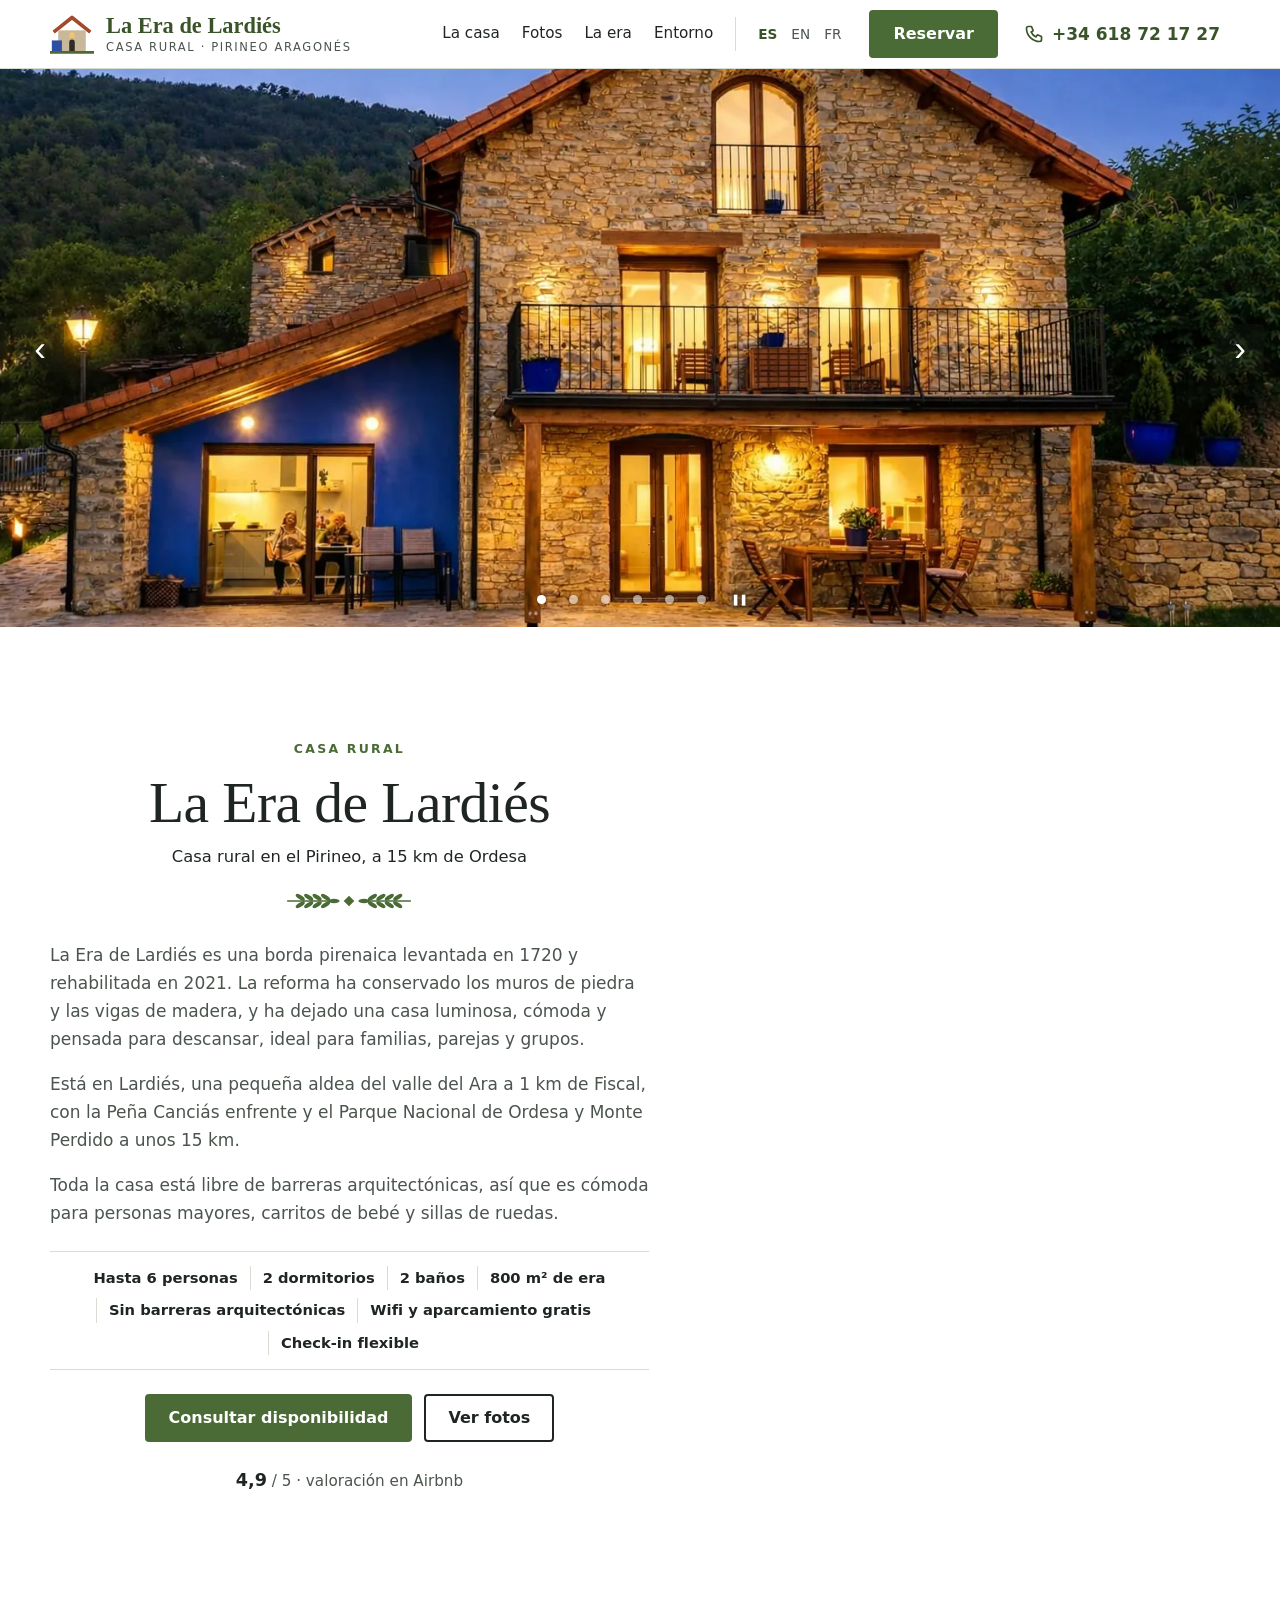
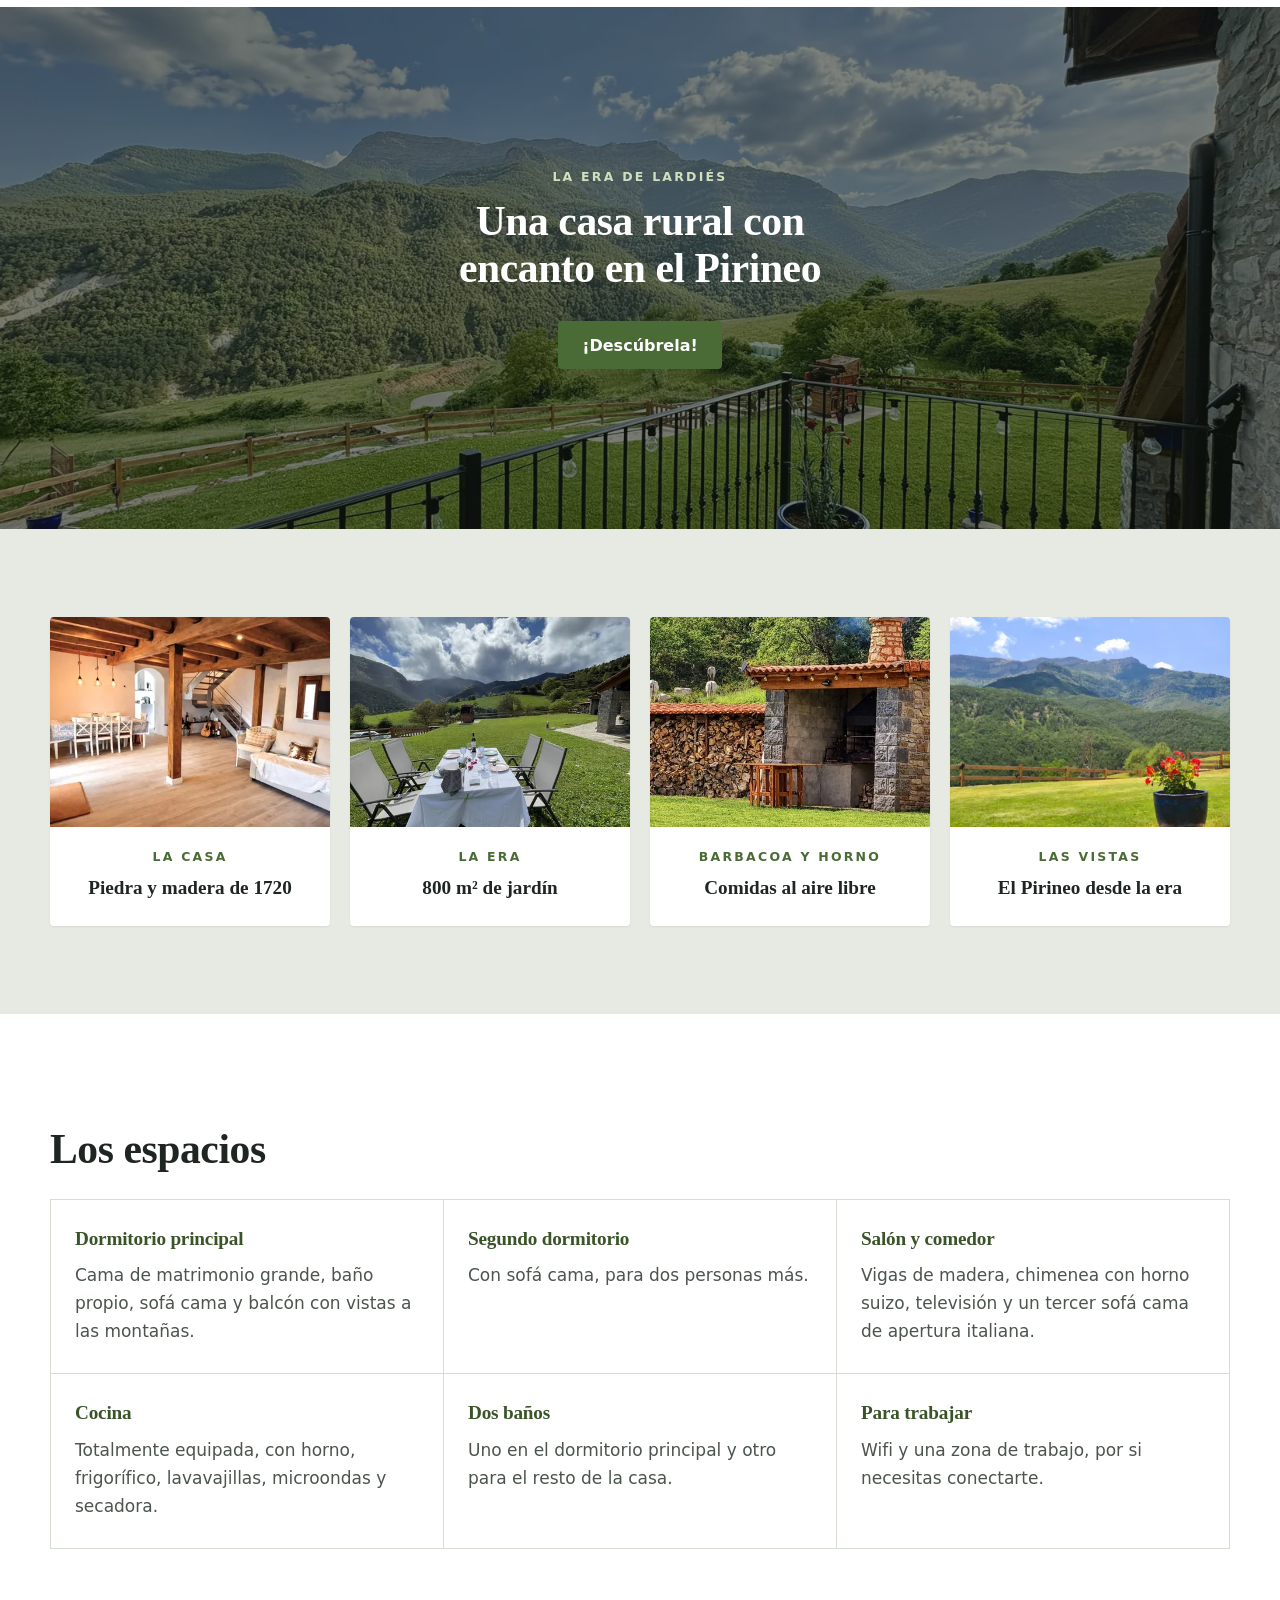
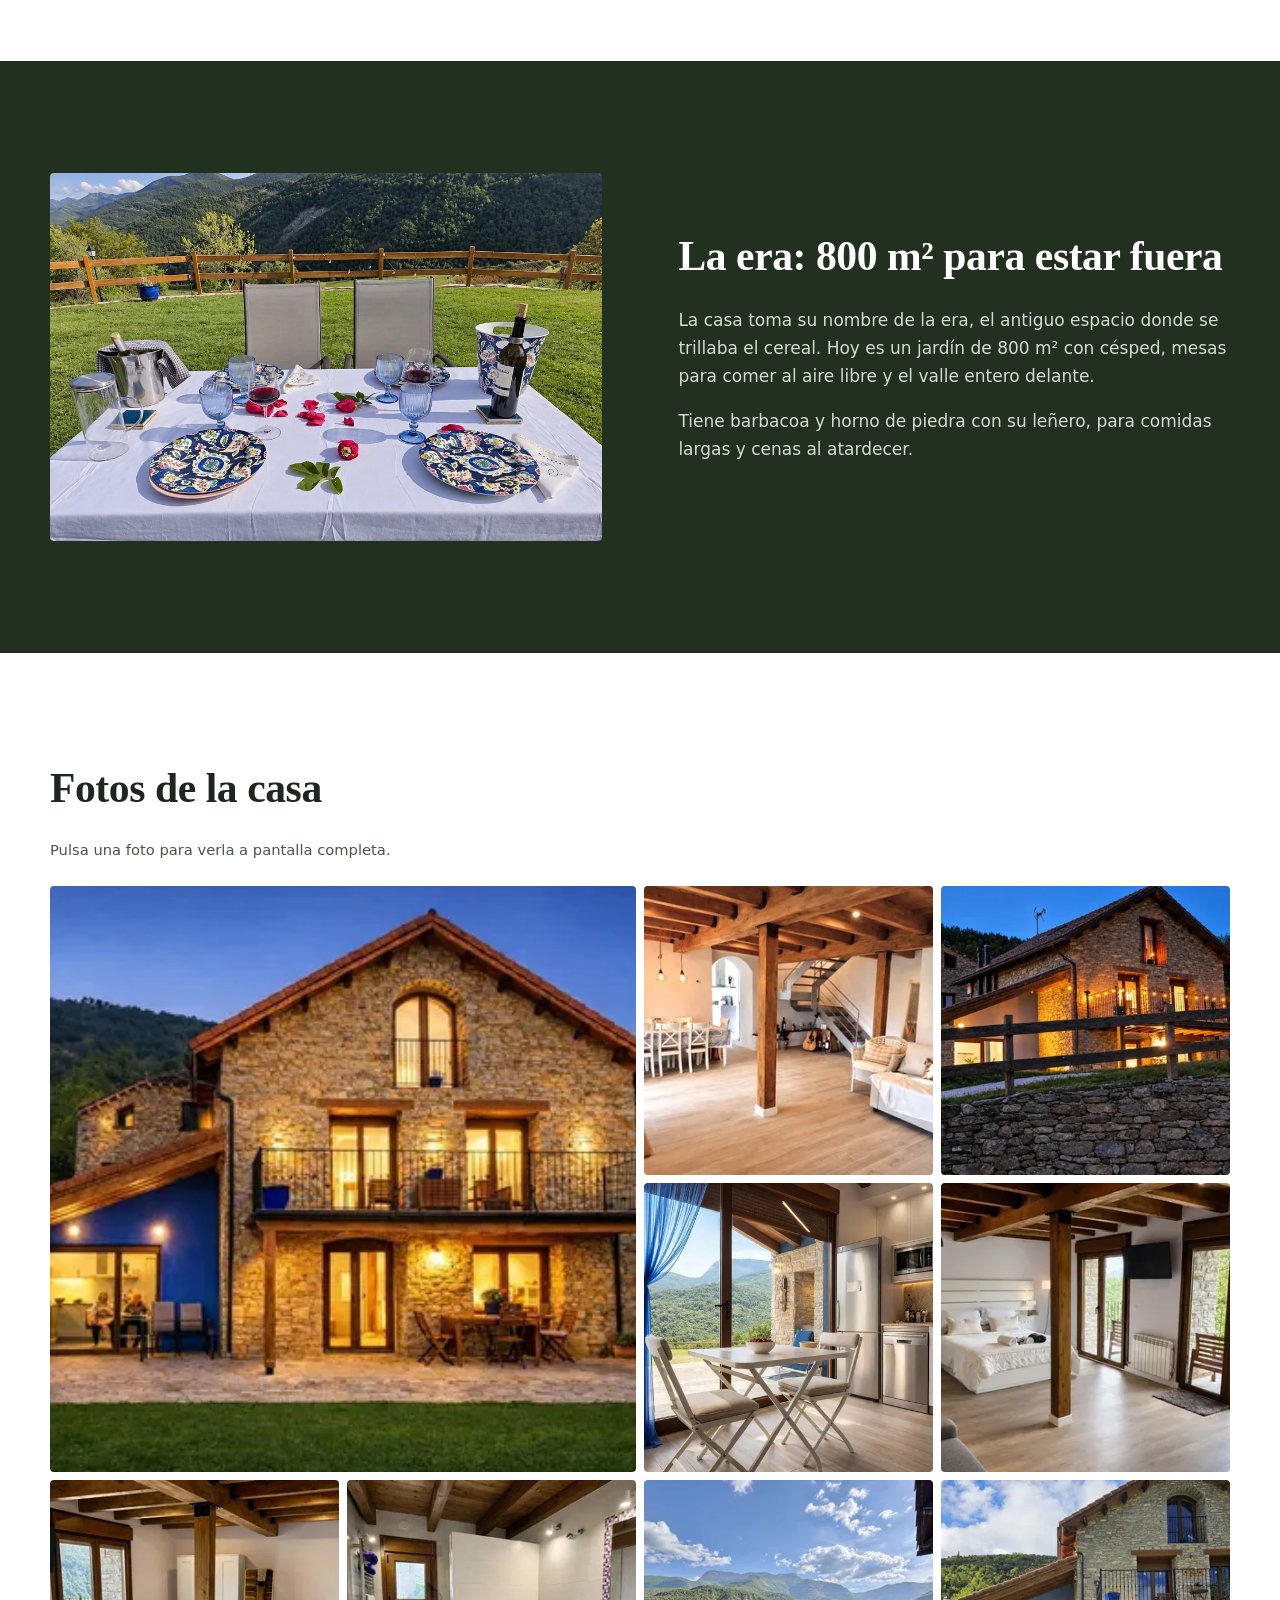
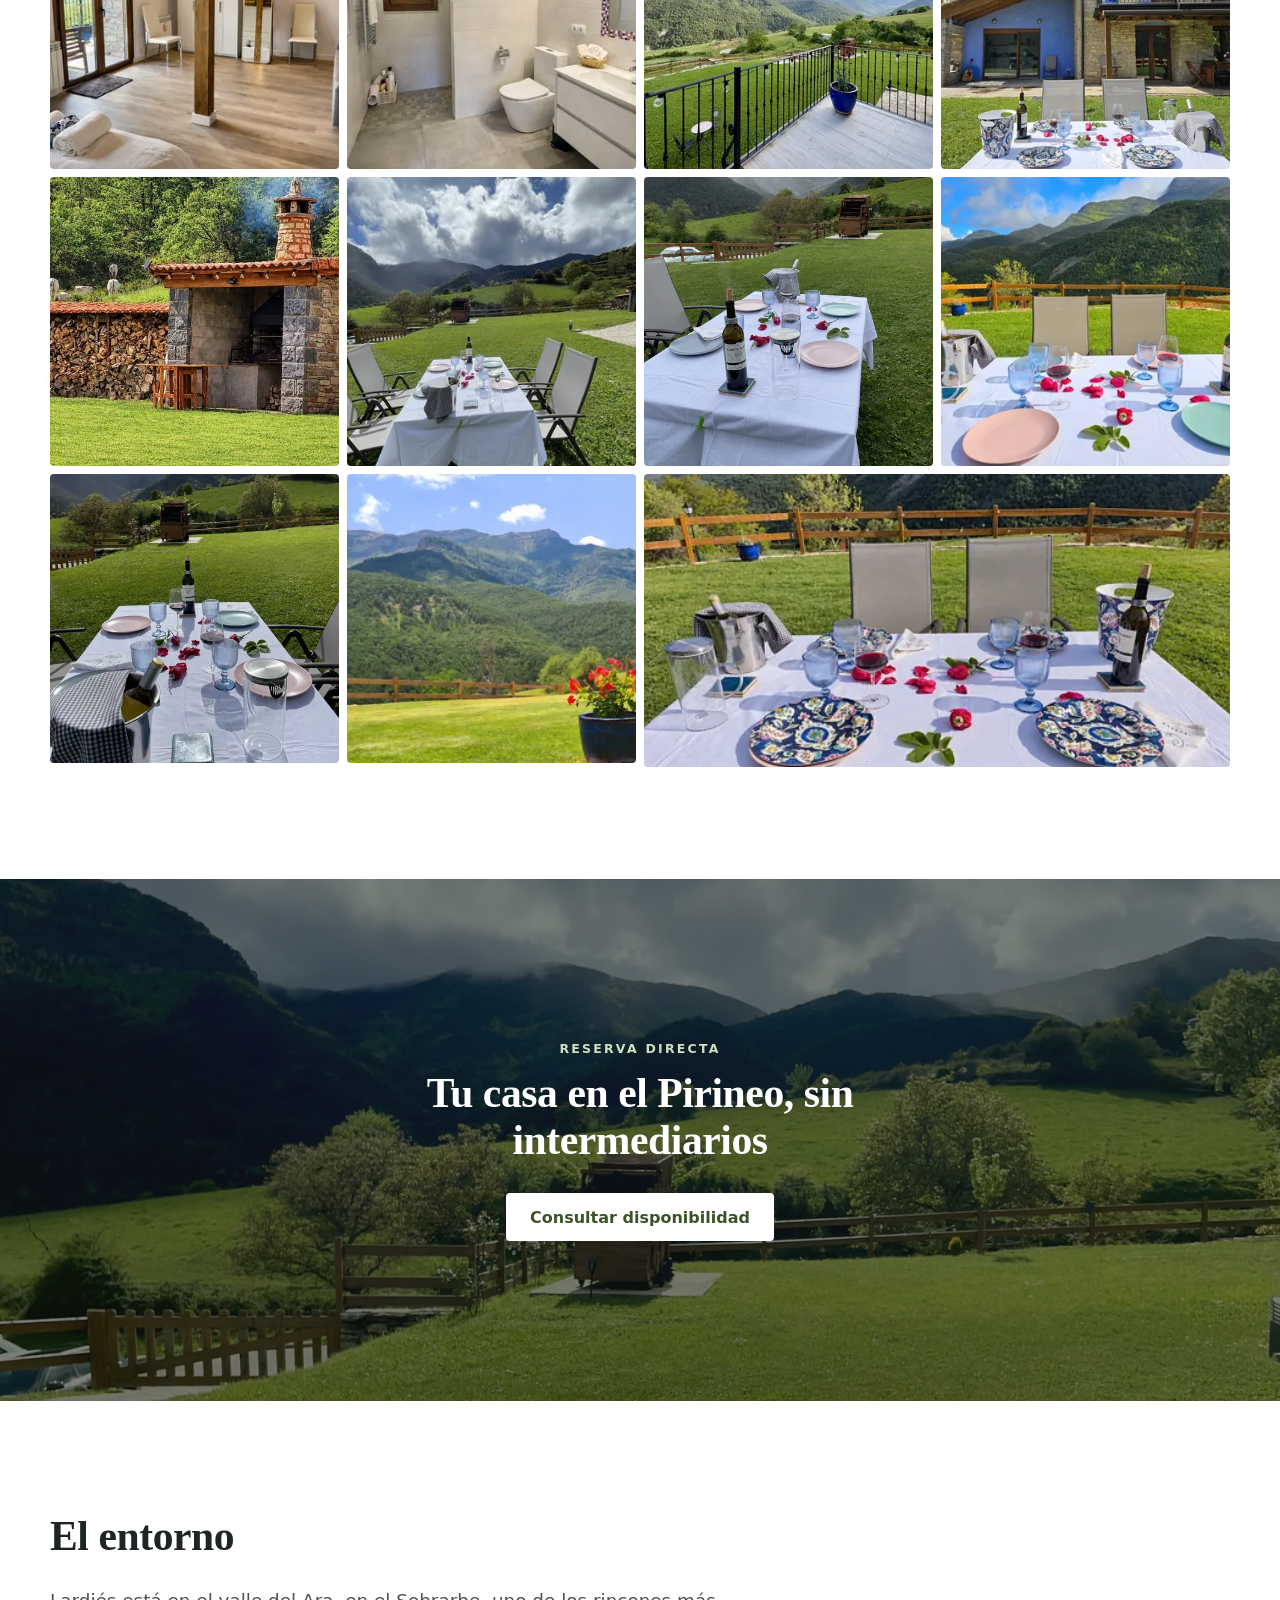
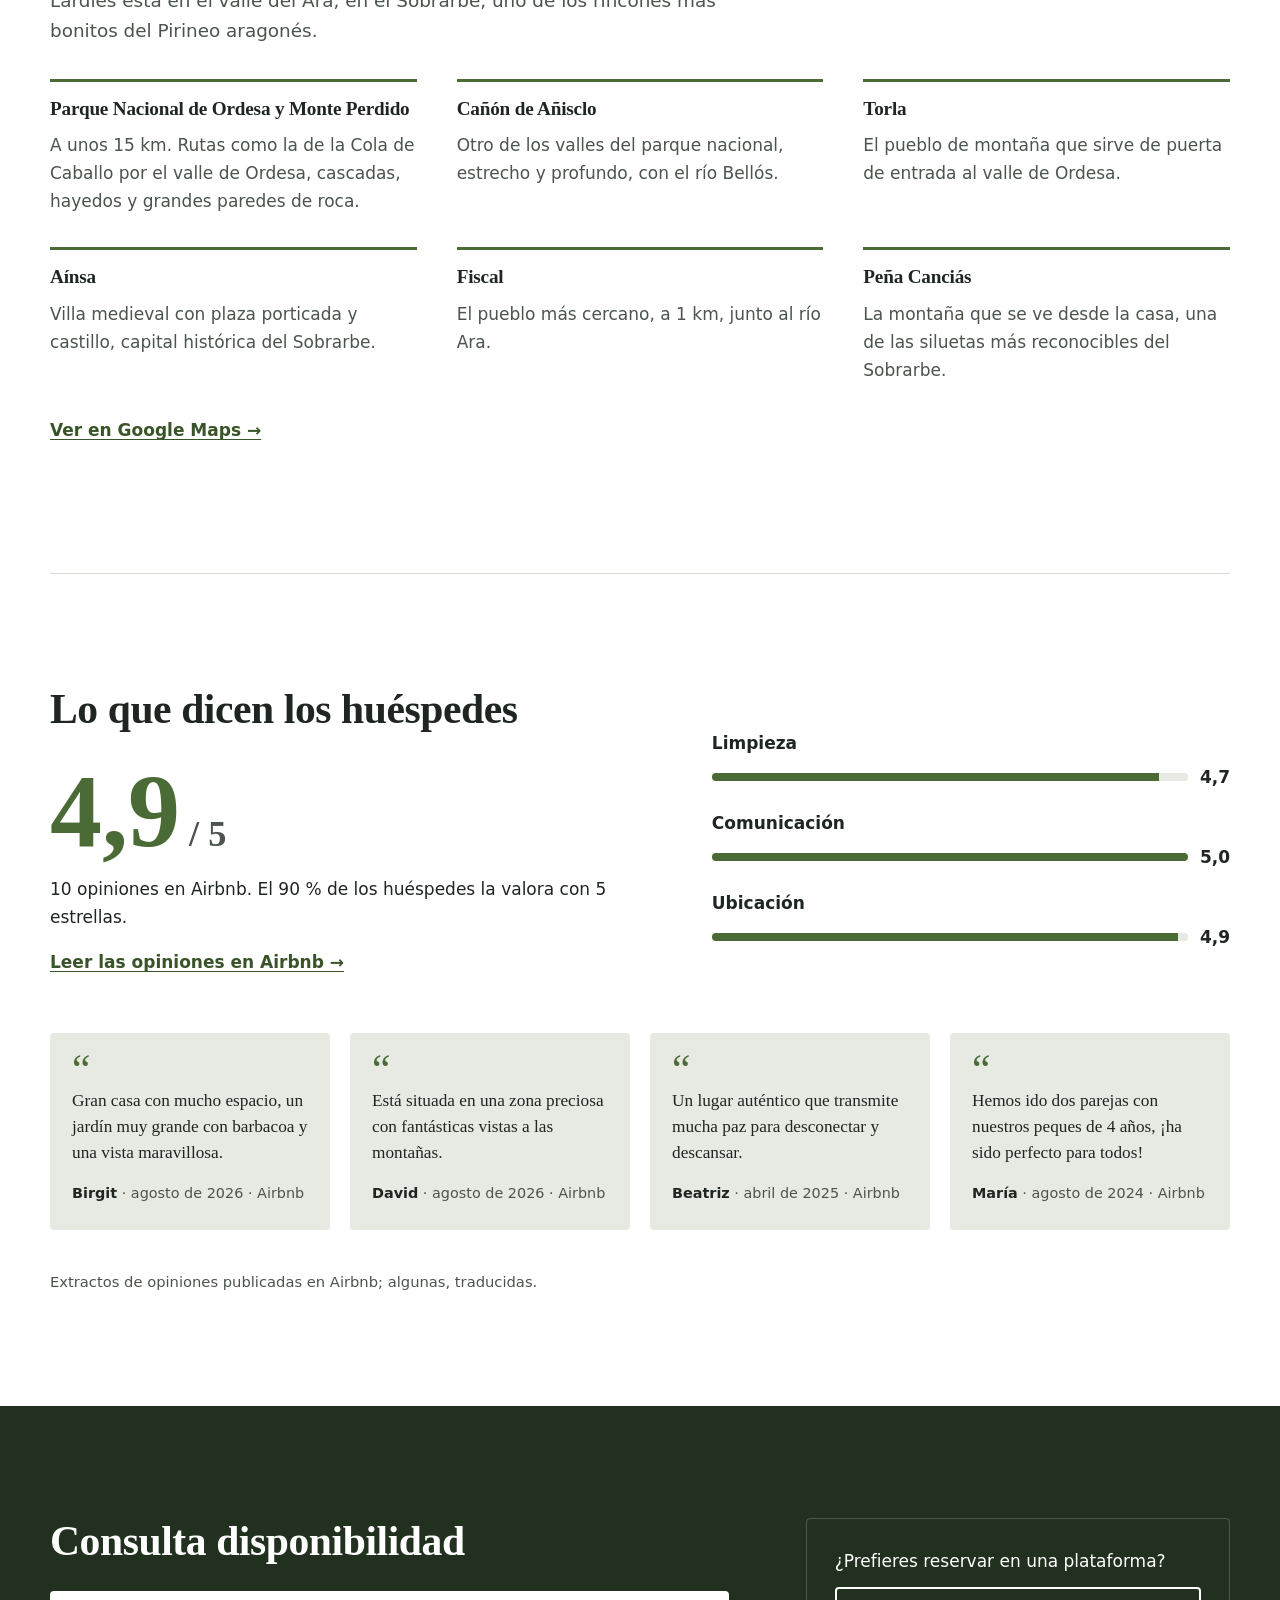
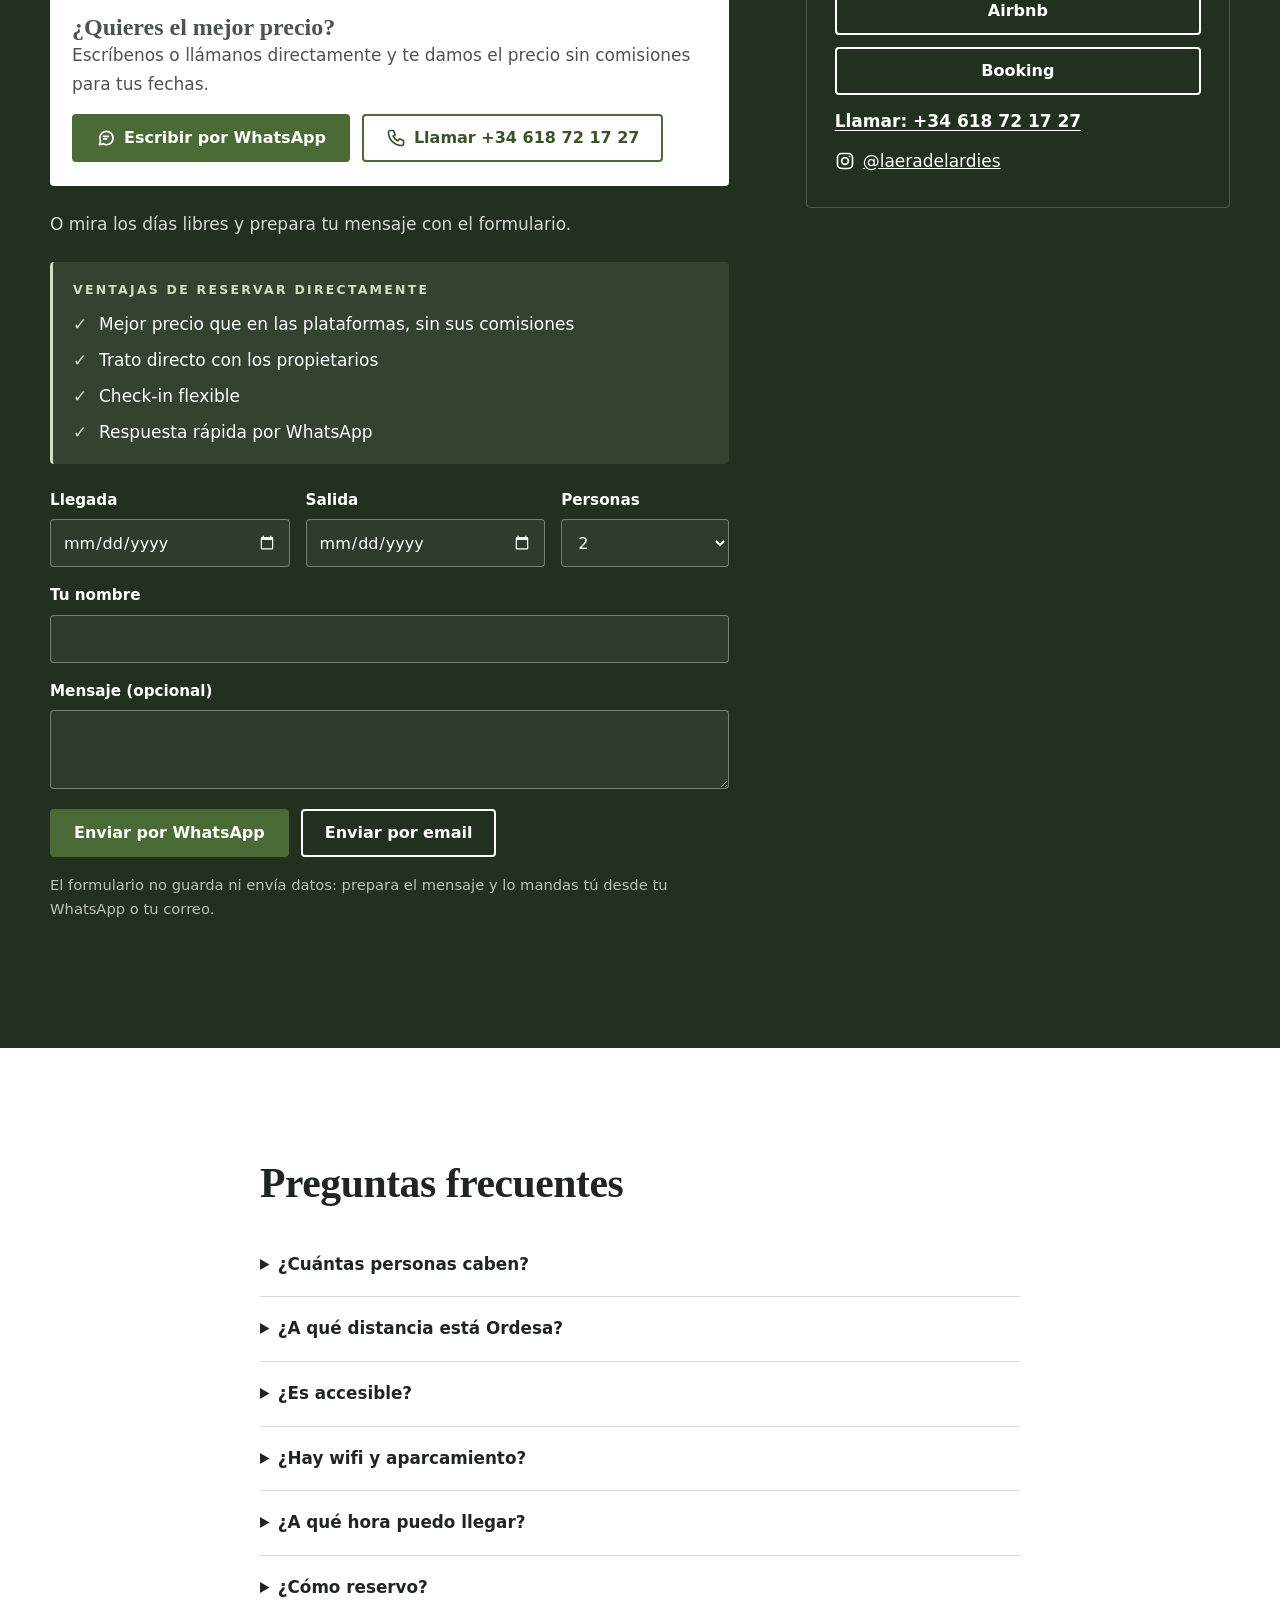
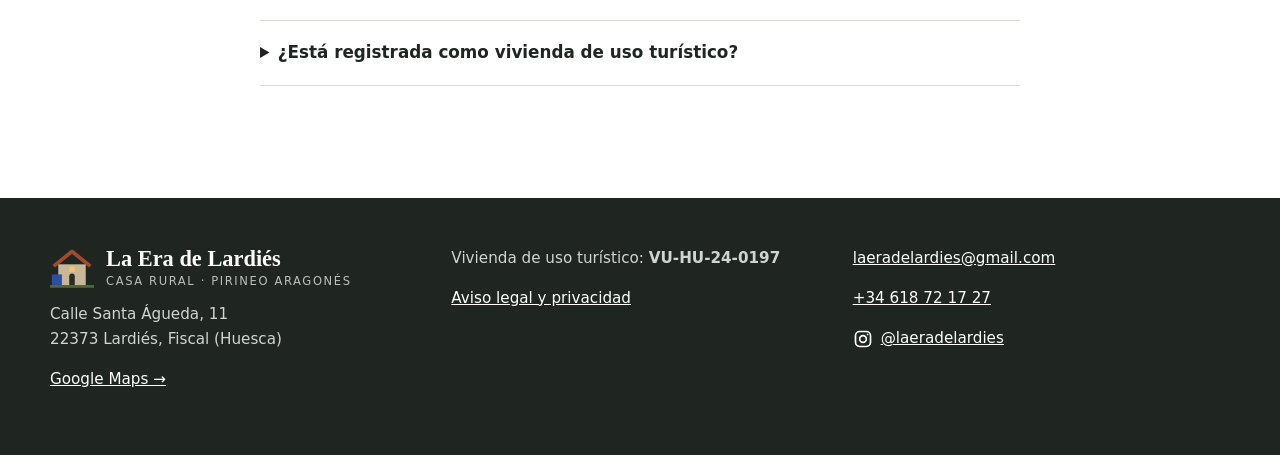
<file: index.html>
<!doctype html>
<html lang="es">
<head>
<meta charset="utf-8">
<meta name="viewport" content="width=device-width, initial-scale=1">
<title>La Era de Lardiés · Casa rural cerca de Ordesa, Pirineo aragonés</title>
<meta name="description" content="Borda pirenaica de 1720 rehabilitada en Lardiés (Huesca), a 15 km del Parque Nacional de Ordesa. Hasta 6 personas, 2 dormitorios, 2 baños y 800 m² de era con barbacoa.">
<link rel="canonical" href="https://laeradelardies.com/">
<link rel="alternate" hreflang="es" href="https://laeradelardies.com/">
<link rel="alternate" hreflang="en" href="https://laeradelardies.com/en/">
<link rel="alternate" hreflang="fr" href="https://laeradelardies.com/fr/">
<link rel="alternate" hreflang="x-default" href="https://laeradelardies.com/">
<meta property="og:type" content="website">
<meta property="og:site_name" content="La Era de Lardiés">
<meta property="og:title" content="La Era de Lardiés · Casa rural cerca de Ordesa, Pirineo aragonés">
<meta property="og:description" content="Borda pirenaica de 1720 rehabilitada en Lardiés (Huesca), a 15 km del Parque Nacional de Ordesa. Hasta 6 personas, 2 dormitorios, 2 baños y 800 m² de era con barbacoa.">
<meta property="og:url" content="https://laeradelardies.com/">
<meta property="og:image" content="https://laeradelardies.com/img/og-la-era-de-lardies.jpg">
<meta property="og:image:width" content="1200">
<meta property="og:image:height" content="630">
<meta property="og:locale" content="es_ES">
<meta name="twitter:card" content="summary_large_image">
<meta name="theme-color" content="#1c2633">
<link rel="icon" href="/favicon.svg" type="image/svg+xml">
<link rel="preload" as="image" type="image/webp" imagesrcset="/img/fachada-anochecer-480.webp 480w, /img/fachada-anochecer-960.webp 960w, /img/fachada-anochecer-1536.webp 1536w" imagesizes="100vw" fetchpriority="high">
<link rel="stylesheet" href="/styles.css">
<script type="application/ld+json">{"@context":"https://schema.org","@type":"LodgingBusiness","name":"La Era de Lardiés","description":"Borda pirenaica de 1720 rehabilitada en Lardiés (Huesca), a 15 km del Parque Nacional de Ordesa. Hasta 6 personas, 2 dormitorios, 2 baños y 800 m² de era con barbacoa.","url":"https://laeradelardies.com/","image":["https://laeradelardies.com/img/fachada-anochecer-1536.webp","https://laeradelardies.com/img/salon-comedor-vigas-1536.webp","https://laeradelardies.com/img/era-jardin-montanas-1600.webp","https://laeradelardies.com/img/balcon-vistas-valle-1600.webp"],"address":{"@type":"PostalAddress","streetAddress":"Calle Santa Águeda, 11","addressLocality":"Lardiés","addressRegion":"Huesca, Aragón","addressCountry":"ES","postalCode":"22373"},"geo":{"@type":"GeoCoordinates","latitude":42.4979915,"longitude":-0.1330118},"telephone":"+34618721727","email":"laeradelardies@gmail.com","numberOfRooms":2,"amenityFeature":[{"@type":"LocationFeatureSpecification","name":"Wifi","value":true},{"@type":"LocationFeatureSpecification","name":"Free parking","value":true},{"@type":"LocationFeatureSpecification","name":"Barbecue","value":true},{"@type":"LocationFeatureSpecification","name":"Fireplace","value":true},{"@type":"LocationFeatureSpecification","name":"Garden","value":true},{"@type":"LocationFeatureSpecification","name":"Wheelchair accessible","value":true},{"@type":"LocationFeatureSpecification","name":"Kitchen","value":true}],"sameAs":["https://www.airbnb.com/h/laeradelardies","https://www.booking.com/hotel/es/borda-en-paradisiaco-enclave.html","https://www.instagram.com/laeradelardies/"]}</script>
</head>
<body>
<a class="saltar" href="#contenido">Saltar al contenido</a>
<header class="cabecera">
  <a class="logo" href="/"><svg class="logo-icono" viewBox="0 0 48 48" aria-hidden="true"><path d="M4 22 24 6l20 16" fill="none" stroke="#a34a2c" stroke-width="4" stroke-linejoin="round"/><path d="M9 20h30v24H9z" fill="#c9b79a"/><path d="M21 44V33a3 3 0 0 1 6 0v11z" fill="#2f2a24"/><path d="M21 25a3 3 0 0 1 6 0v3h-6z" fill="#f2c46b"/><path d="M2 44h11V31H2z" fill="#2c4fa3"/><path d="M0 44h48" stroke="#4a6b35" stroke-width="3"/></svg><span class="logo-texto"><span class="logo-nombre">La Era de Lardiés</span><span class="logo-sub">Casa rural · Pirineo aragonés</span></span></a>
  <a class="cabecera-tel" href="tel:+34618721727" aria-label="Llamar +34 618 72 17 27"><svg class="icono" viewBox="0 0 24 24" aria-hidden="true" fill="none" stroke="currentColor" stroke-width="2" stroke-linejoin="round"><path d="M5 3h4l2 5-2.5 1.5a11 11 0 0 0 6 6L16 13l5 2v4a2 2 0 0 1-2 2A16 16 0 0 1 3 5a2 2 0 0 1 2-2z"/></svg><span>+34 618 72 17 27</span></a>
  <button class="menu-boton" type="button" aria-expanded="false" aria-controls="menu">Menú</button>
  <nav id="menu" class="menu" aria-label="Menú">
    <a href="#casa">La casa</a>
    <a href="#fotos">Fotos</a>
    <a href="#era">La era</a>
    <a href="#entorno">Entorno</a>
    <div class="idiomas" aria-label="Idioma"><a href="/" hreflang="es" lang="es" aria-current="true">ES</a><a href="/en/" hreflang="en" lang="en">EN</a><a href="/fr/" hreflang="fr" lang="fr">FR</a></div>
    <a class="boton" href="#reservar">Reservar</a>
  </nav>
</header>
<main id="contenido">

<section class="carrusel" aria-roledescription="carrusel" aria-label="Fotos de La Era de Lardiés">
  <div class="carrusel-pista">
    <div class="diapo activa" role="group" aria-roledescription="diapositiva" aria-label="1 / 6"><img src="/img/fachada-anochecer-1536.webp" srcset="/img/fachada-anochecer-480.webp 480w, /img/fachada-anochecer-960.webp 960w, /img/fachada-anochecer-1536.webp 1536w" sizes="100vw" width="1536" height="1024" alt="Fachada de piedra de La Era de Lardiés iluminada al anochecer" fetchpriority="high" decoding="async"></div>
    <div class="diapo" role="group" aria-roledescription="diapositiva" aria-label="2 / 6" aria-hidden="true"><img src="/img/salon-comedor-vigas-1536.webp" srcset="/img/salon-comedor-vigas-480.webp 480w, /img/salon-comedor-vigas-960.webp 960w, /img/salon-comedor-vigas-1536.webp 1536w" sizes="100vw" width="1536" height="1024" alt="Salón comedor con vigas de madera y escalera" loading="lazy" decoding="async"></div>
    <div class="diapo" role="group" aria-roledescription="diapositiva" aria-label="3 / 6" aria-hidden="true"><img src="/img/dormitorio-balcon-1536.webp" srcset="/img/dormitorio-balcon-480.webp 480w, /img/dormitorio-balcon-960.webp 960w, /img/dormitorio-balcon-1536.webp 1536w" sizes="100vw" width="1536" height="1024" alt="Dormitorio con salida al balcón" loading="lazy" decoding="async"></div>
    <div class="diapo" role="group" aria-roledescription="diapositiva" aria-label="4 / 6" aria-hidden="true"><img src="/img/casa-iluminada-1424.webp" srcset="/img/casa-iluminada-480.webp 480w, /img/casa-iluminada-960.webp 960w, /img/casa-iluminada-1424.webp 1424w" sizes="100vw" width="1424" height="1104" alt="La casa iluminada al anochecer junto a la valla de madera" loading="lazy" decoding="async"></div>
    <div class="diapo" role="group" aria-roledescription="diapositiva" aria-label="5 / 6" aria-hidden="true"><img src="/img/dormitorio-principal-1536.webp" srcset="/img/dormitorio-principal-480.webp 480w, /img/dormitorio-principal-960.webp 960w, /img/dormitorio-principal-1536.webp 1536w" sizes="100vw" width="1536" height="1024" alt="Dormitorio principal con sofá cama" loading="lazy" decoding="async"></div>
    <div class="diapo" role="group" aria-roledescription="diapositiva" aria-label="6 / 6" aria-hidden="true"><img src="/img/fachada-piedra-1600.webp" srcset="/img/fachada-piedra-480.webp 480w, /img/fachada-piedra-960.webp 960w, /img/fachada-piedra-1600.webp 1600w" sizes="100vw" width="1600" height="1200" alt="Fachada de piedra con balcón de madera y pared azul" loading="lazy" decoding="async"></div>
  </div>
  <button type="button" class="carrusel-flecha anterior" aria-label="Foto anterior">‹</button>
  <button type="button" class="carrusel-flecha siguiente" aria-label="Foto siguiente">›</button>
  <div class="carrusel-puntos">
    <button type="button" aria-label="Ir a la foto 1" aria-current="true"></button><button type="button" aria-label="Ir a la foto 2"></button><button type="button" aria-label="Ir a la foto 3"></button><button type="button" aria-label="Ir a la foto 4"></button><button type="button" aria-label="Ir a la foto 5"></button><button type="button" aria-label="Ir a la foto 6"></button>
    <button type="button" class="carrusel-pausa" data-pausa="Pausar" data-seguir="Reanudar" aria-label="Pausar">❚❚</button>
  </div>
</section>

<section id="casa" class="seccion contenedor presentacion">
  <div class="presentacion-texto">
    <p class="antetitulo">Casa rural</p>
    <h1>La Era de Lardiés</h1>
    <p class="presentacion-lugar">Casa rural en el Pirineo, a 15 km de Ordesa</p>
    <svg class="espigas" viewBox="0 0 160 24" aria-hidden="true" fill="currentColor"><g transform="translate(14 12)"><path d="M0 0H52" stroke="currentColor" stroke-width="1.6"/><ellipse cx="14" cy="-4" rx="5.5" ry="2.3" transform="rotate(32 14 -4)"/><ellipse cx="14" cy="4" rx="5.5" ry="2.3" transform="rotate(-32 14 4)"/><ellipse cx="23" cy="-4" rx="5.5" ry="2.3" transform="rotate(32 23 -4)"/><ellipse cx="23" cy="4" rx="5.5" ry="2.3" transform="rotate(-32 23 4)"/><ellipse cx="32" cy="-4" rx="5.5" ry="2.3" transform="rotate(32 32 -4)"/><ellipse cx="32" cy="4" rx="5.5" ry="2.3" transform="rotate(-32 32 4)"/><ellipse cx="41" cy="-4" rx="5.5" ry="2.3" transform="rotate(32 41 -4)"/><ellipse cx="41" cy="4" rx="5.5" ry="2.3" transform="rotate(-32 41 4)"/><ellipse cx="50" cy="0" rx="6" ry="2.4"/></g><g transform="translate(146 12) scale(-1 1)"><path d="M0 0H52" stroke="currentColor" stroke-width="1.6"/><ellipse cx="14" cy="-4" rx="5.5" ry="2.3" transform="rotate(32 14 -4)"/><ellipse cx="14" cy="4" rx="5.5" ry="2.3" transform="rotate(-32 14 4)"/><ellipse cx="23" cy="-4" rx="5.5" ry="2.3" transform="rotate(32 23 -4)"/><ellipse cx="23" cy="4" rx="5.5" ry="2.3" transform="rotate(-32 23 4)"/><ellipse cx="32" cy="-4" rx="5.5" ry="2.3" transform="rotate(32 32 -4)"/><ellipse cx="32" cy="4" rx="5.5" ry="2.3" transform="rotate(-32 32 4)"/><ellipse cx="41" cy="-4" rx="5.5" ry="2.3" transform="rotate(32 41 -4)"/><ellipse cx="41" cy="4" rx="5.5" ry="2.3" transform="rotate(-32 41 4)"/><ellipse cx="50" cy="0" rx="6" ry="2.4"/></g><rect x="76" y="8" width="8" height="8" transform="rotate(45 80 12)"/></svg>
    <p>La Era de Lardiés es una borda pirenaica levantada en 1720 y rehabilitada en 2021. La reforma ha conservado los muros de piedra y las vigas de madera, y ha dejado una casa luminosa, cómoda y pensada para descansar, ideal para familias, parejas y grupos.</p>
    <p>Está en Lardiés, una pequeña aldea del valle del Ara a 1 km de Fiscal, con la Peña Canciás enfrente y el Parque Nacional de Ordesa y Monte Perdido a unos 15 km.</p>
    <p>Toda la casa está libre de barreras arquitectónicas, así que es cómoda para personas mayores, carritos de bebé y sillas de ruedas.</p>
    <ul class="datos"><li>Hasta 6 personas</li><li>2 dormitorios</li><li>2 baños</li><li>800 m² de era</li><li>Sin barreras arquitectónicas</li><li>Wifi y aparcamiento gratis</li><li>Check-in flexible</li></ul>
    <div class="acciones">
      <a class="boton" href="#reservar">Consultar disponibilidad</a>
      <a class="boton boton-borde" href="#fotos">Ver fotos</a>
    </div>
    <p class="nota-airbnb"><strong>4,9</strong> / 5 · valoración en Airbnb</p>
  </div>
  <img src="/img/fachada-piedra-1600.webp" srcset="/img/fachada-piedra-480.webp 480w, /img/fachada-piedra-960.webp 960w, /img/fachada-piedra-1600.webp 1600w" sizes="(min-width: 900px) 40vw, 100vw" width="1600" height="1200" alt="Fachada de piedra con balcón de madera y pared azul" class="presentacion-foto" loading="lazy" decoding="async">
</section>

<section class="franja-foto franja-descubre">
  <img src="/img/balcon-vistas-valle-1600.webp" srcset="/img/balcon-vistas-valle-480.webp 480w, /img/balcon-vistas-valle-960.webp 960w, /img/balcon-vistas-valle-1600.webp 1600w" sizes="100vw" width="1600" height="1200" alt="Balcón con vistas al valle y a las montañas del Pirineo" class="franja-fondo" loading="lazy" decoding="async">
  <div class="contenedor franja-texto">
    <p class="antetitulo">La Era de Lardiés</p>
    <h2>Una casa rural con encanto en el Pirineo</h2>
    <a class="boton" href="#fotos">¡Descúbrela!</a>
  </div>
</section>

<section class="destacados-fondo" aria-label="La casa">
  <div class="contenedor destacados">
    <a class="tarjeta" href="#espacios"><img src="/img/salon-comedor-vigas-1536.webp" srcset="/img/salon-comedor-vigas-480.webp 480w, /img/salon-comedor-vigas-960.webp 960w, /img/salon-comedor-vigas-1536.webp 1536w" sizes="(min-width: 900px) 25vw, (min-width: 600px) 50vw, 100vw" width="1536" height="1024" alt="Salón comedor con vigas de madera y escalera" loading="lazy" decoding="async"><span class="tarjeta-texto"><span class="antetitulo">La casa</span><span class="tarjeta-titulo">Piedra y madera de 1720</span></span></a>
    <a class="tarjeta" href="#era"><img src="/img/era-jardin-montanas-1600.webp" srcset="/img/era-jardin-montanas-480.webp 480w, /img/era-jardin-montanas-960.webp 960w, /img/era-jardin-montanas-1600.webp 1600w" sizes="(min-width: 900px) 25vw, (min-width: 600px) 50vw, 100vw" width="1600" height="1200" alt="La era con mesa y sillas frente a las montañas" loading="lazy" decoding="async"><span class="tarjeta-texto"><span class="antetitulo">La era</span><span class="tarjeta-titulo">800 m² de jardín</span></span></a>
    <a class="tarjeta" href="#era"><img src="/img/horno-barbacoa-lena-1024.webp" srcset="/img/horno-barbacoa-lena-480.webp 480w, /img/horno-barbacoa-lena-960.webp 960w, /img/horno-barbacoa-lena-1024.webp 1024w" sizes="(min-width: 900px) 25vw, (min-width: 600px) 50vw, 100vw" width="1024" height="1536" alt="Barbacoa y horno de piedra con leñero en la era" loading="lazy" decoding="async"><span class="tarjeta-texto"><span class="antetitulo">Barbacoa y horno</span><span class="tarjeta-titulo">Comidas al aire libre</span></span></a>
    <a class="tarjeta" href="#fotos"><img src="/img/vistas-pirineo-era-1600.webp" srcset="/img/vistas-pirineo-era-480.webp 480w, /img/vistas-pirineo-era-960.webp 960w, /img/vistas-pirineo-era-1600.webp 1600w" sizes="(min-width: 900px) 25vw, (min-width: 600px) 50vw, 100vw" width="1600" height="979" alt="Vistas del Pirineo desde la era, con un macetero de geranios" loading="lazy" decoding="async"><span class="tarjeta-texto"><span class="antetitulo">Las vistas</span><span class="tarjeta-titulo">El Pirineo desde la era</span></span></a>
  </div>
</section>

<section class="seccion contenedor" aria-labelledby="espacios">
  <h2 id="espacios">Los espacios</h2>
  <div class="espacios">
    <div class="espacio"><h3>Dormitorio principal</h3><p>Cama de matrimonio grande, baño propio, sofá cama y balcón con vistas a las montañas.</p></div>
    <div class="espacio"><h3>Segundo dormitorio</h3><p>Con sofá cama, para dos personas más.</p></div>
    <div class="espacio"><h3>Salón y comedor</h3><p>Vigas de madera, chimenea con horno suizo, televisión y un tercer sofá cama de apertura italiana.</p></div>
    <div class="espacio"><h3>Cocina</h3><p>Totalmente equipada, con horno, frigorífico, lavavajillas, microondas y secadora.</p></div>
    <div class="espacio"><h3>Dos baños</h3><p>Uno en el dormitorio principal y otro para el resto de la casa.</p></div>
    <div class="espacio"><h3>Para trabajar</h3><p>Wifi y una zona de trabajo, por si necesitas conectarte.</p></div>
  </div>
</section>

<section id="era" class="banda">
  <div class="contenedor dos-columnas invertida">
    <div class="texto">
      <h2>La era: 800 m² para estar fuera</h2>
      <p>La casa toma su nombre de la era, el antiguo espacio donde se trillaba el cereal. Hoy es un jardín de 800 m² con césped, mesas para comer al aire libre y el valle entero delante.</p>
      <p>Tiene barbacoa y horno de piedra con su leñero, para comidas largas y cenas al atardecer.</p>
    </div>
    <div class="era-fotos">
      <img src="/img/era-mesa-jardin-1536.webp" srcset="/img/era-mesa-jardin-480.webp 480w, /img/era-mesa-jardin-960.webp 960w, /img/era-mesa-jardin-1536.webp 1536w" sizes="(min-width: 900px) 50vw, 100vw" width="1536" height="1024" alt="Mesa puesta en la era con vajilla de cerámica y vistas a la montaña" loading="lazy" decoding="async">
    </div>
  </div>
</section>

<section id="fotos" class="seccion contenedor" aria-labelledby="titulo-fotos">
  <h2 id="titulo-fotos">Fotos de la casa</h2>
  <p class="ayuda">Pulsa una foto para verla a pantalla completa.</p>
  <div class="galeria">
    <button type="button" class="galeria-item" data-indice="0" data-grande="/img/fachada-anochecer-1536.webp"><img src="/img/fachada-anochecer-1536.webp" srcset="/img/fachada-anochecer-480.webp 480w, /img/fachada-anochecer-960.webp 960w, /img/fachada-anochecer-1536.webp 1536w" sizes="(min-width: 900px) 25vw, 50vw" width="1536" height="1024" alt="Fachada de piedra de La Era de Lardiés iluminada al anochecer" loading="lazy" decoding="async"></button>
    <button type="button" class="galeria-item" data-indice="1" data-grande="/img/salon-comedor-vigas-1536.webp"><img src="/img/salon-comedor-vigas-1536.webp" srcset="/img/salon-comedor-vigas-480.webp 480w, /img/salon-comedor-vigas-960.webp 960w, /img/salon-comedor-vigas-1536.webp 1536w" sizes="(min-width: 900px) 25vw, 50vw" width="1536" height="1024" alt="Salón comedor con vigas de madera y escalera" loading="lazy" decoding="async"></button>
    <button type="button" class="galeria-item" data-indice="2" data-grande="/img/casa-iluminada-1424.webp"><img src="/img/casa-iluminada-1424.webp" srcset="/img/casa-iluminada-480.webp 480w, /img/casa-iluminada-960.webp 960w, /img/casa-iluminada-1424.webp 1424w" sizes="(min-width: 900px) 25vw, 50vw" width="1424" height="1104" alt="La casa iluminada al anochecer junto a la valla de madera" loading="lazy" decoding="async"></button>
    <button type="button" class="galeria-item" data-indice="3" data-grande="/img/comedor-ventanal-1024.webp"><img src="/img/comedor-ventanal-1024.webp" srcset="/img/comedor-ventanal-480.webp 480w, /img/comedor-ventanal-960.webp 960w, /img/comedor-ventanal-1024.webp 1024w" sizes="(min-width: 900px) 25vw, 50vw" width="1024" height="1426" alt="Mesa junto al ventanal con vistas a la montaña" loading="lazy" decoding="async"></button>
    <button type="button" class="galeria-item" data-indice="4" data-grande="/img/dormitorio-balcon-1536.webp"><img src="/img/dormitorio-balcon-1536.webp" srcset="/img/dormitorio-balcon-480.webp 480w, /img/dormitorio-balcon-960.webp 960w, /img/dormitorio-balcon-1536.webp 1536w" sizes="(min-width: 900px) 25vw, 50vw" width="1536" height="1024" alt="Dormitorio con salida al balcón" loading="lazy" decoding="async"></button>
    <button type="button" class="galeria-item" data-indice="5" data-grande="/img/dormitorio-principal-1536.webp"><img src="/img/dormitorio-principal-1536.webp" srcset="/img/dormitorio-principal-480.webp 480w, /img/dormitorio-principal-960.webp 960w, /img/dormitorio-principal-1536.webp 1536w" sizes="(min-width: 900px) 25vw, 50vw" width="1536" height="1024" alt="Dormitorio principal con sofá cama" loading="lazy" decoding="async"></button>
    <button type="button" class="galeria-item" data-indice="6" data-grande="/img/bano-1536.webp"><img src="/img/bano-1536.webp" srcset="/img/bano-480.webp 480w, /img/bano-960.webp 960w, /img/bano-1536.webp 1536w" sizes="(min-width: 900px) 25vw, 50vw" width="1536" height="1024" alt="Baño completo" loading="lazy" decoding="async"></button>
    <button type="button" class="galeria-item" data-indice="7" data-grande="/img/balcon-vistas-valle-1600.webp"><img src="/img/balcon-vistas-valle-1600.webp" srcset="/img/balcon-vistas-valle-480.webp 480w, /img/balcon-vistas-valle-960.webp 960w, /img/balcon-vistas-valle-1600.webp 1600w" sizes="(min-width: 900px) 25vw, 50vw" width="1600" height="1200" alt="Balcón con vistas al valle y a las montañas del Pirineo" loading="lazy" decoding="async"></button>
    <button type="button" class="galeria-item" data-indice="8" data-grande="/img/fachada-piedra-1600.webp"><img src="/img/fachada-piedra-1600.webp" srcset="/img/fachada-piedra-480.webp 480w, /img/fachada-piedra-960.webp 960w, /img/fachada-piedra-1600.webp 1600w" sizes="(min-width: 900px) 25vw, 50vw" width="1600" height="1200" alt="Fachada de piedra con balcón de madera y pared azul" loading="lazy" decoding="async"></button>
    <button type="button" class="galeria-item" data-indice="9" data-grande="/img/horno-barbacoa-lena-1024.webp"><img src="/img/horno-barbacoa-lena-1024.webp" srcset="/img/horno-barbacoa-lena-480.webp 480w, /img/horno-barbacoa-lena-960.webp 960w, /img/horno-barbacoa-lena-1024.webp 1024w" sizes="(min-width: 900px) 25vw, 50vw" width="1024" height="1536" alt="Barbacoa y horno de piedra con leñero en la era" loading="lazy" decoding="async"></button>
    <button type="button" class="galeria-item" data-indice="10" data-grande="/img/era-jardin-montanas-1600.webp"><img src="/img/era-jardin-montanas-1600.webp" srcset="/img/era-jardin-montanas-480.webp 480w, /img/era-jardin-montanas-960.webp 960w, /img/era-jardin-montanas-1600.webp 1600w" sizes="(min-width: 900px) 25vw, 50vw" width="1600" height="1200" alt="La era con mesa y sillas frente a las montañas" loading="lazy" decoding="async"></button>
    <button type="button" class="galeria-item" data-indice="11" data-grande="/img/era-mesa-pirineo-1600.webp"><img src="/img/era-mesa-pirineo-1600.webp" srcset="/img/era-mesa-pirineo-480.webp 480w, /img/era-mesa-pirineo-960.webp 960w, /img/era-mesa-pirineo-1600.webp 1600w" sizes="(min-width: 900px) 25vw, 50vw" width="1600" height="2133" alt="Mesa preparada en la era con el Pirineo al fondo" loading="lazy" decoding="async"></button>
    <button type="button" class="galeria-item" data-indice="12" data-grande="/img/comida-era-valle-1080.webp"><img src="/img/comida-era-valle-1080.webp" srcset="/img/comida-era-valle-480.webp 480w, /img/comida-era-valle-960.webp 960w, /img/comida-era-valle-1080.webp 1080w" sizes="(min-width: 900px) 25vw, 50vw" width="1080" height="779" alt="Mesa con vino y vistas al valle" loading="lazy" decoding="async"></button>
    <button type="button" class="galeria-item" data-indice="13" data-grande="/img/mesa-era-vistas-1600.webp"><img src="/img/mesa-era-vistas-1600.webp" srcset="/img/mesa-era-vistas-480.webp 480w, /img/mesa-era-vistas-960.webp 960w, /img/mesa-era-vistas-1600.webp 1600w" sizes="(min-width: 900px) 25vw, 50vw" width="1600" height="2133" alt="Comida al aire libre en la era" loading="lazy" decoding="async"></button>
    <button type="button" class="galeria-item" data-indice="14" data-grande="/img/vistas-pirineo-era-1600.webp"><img src="/img/vistas-pirineo-era-1600.webp" srcset="/img/vistas-pirineo-era-480.webp 480w, /img/vistas-pirineo-era-960.webp 960w, /img/vistas-pirineo-era-1600.webp 1600w" sizes="(min-width: 900px) 25vw, 50vw" width="1600" height="979" alt="Vistas del Pirineo desde la era, con un macetero de geranios" loading="lazy" decoding="async"></button>
    <button type="button" class="galeria-item ancha" data-indice="15" data-grande="/img/era-mesa-jardin-1536.webp"><img src="/img/era-mesa-jardin-1536.webp" srcset="/img/era-mesa-jardin-480.webp 480w, /img/era-mesa-jardin-960.webp 960w, /img/era-mesa-jardin-1536.webp 1536w" sizes="(min-width: 900px) 25vw, 50vw" width="1536" height="1024" alt="Mesa puesta en la era con vajilla de cerámica y vistas a la montaña" loading="lazy" decoding="async"></button>
  </div>
  <dialog class="visor" aria-label="Fotos de la casa">
    <img alt="">
    <p class="visor-pie"></p>
    <button type="button" class="visor-cerrar" aria-label="Cerrar">×</button>
    <button type="button" class="visor-anterior" aria-label="Anterior">‹</button>
    <button type="button" class="visor-siguiente" aria-label="Siguiente">›</button>
  </dialog>
</section>

<section class="franja-foto">
  <img src="/img/cielo-valle-1600.webp" srcset="/img/cielo-valle-480.webp 480w, /img/cielo-valle-960.webp 960w, /img/cielo-valle-1600.webp 1600w" sizes="100vw" width="1600" height="2647" alt="Cielo y valle desde la era" class="franja-fondo" loading="lazy" decoding="async">
  <div class="contenedor franja-texto">
    <p class="antetitulo">Reserva directa</p>
    <h2>Tu casa en el Pirineo, sin intermediarios</h2>
    <a class="boton boton-blanco" href="#reservar">Consultar disponibilidad</a>
  </div>
</section>

<section id="entorno" class="seccion contenedor" aria-labelledby="titulo-entorno">
  <h2 id="titulo-entorno">El entorno</h2>
  <p class="entradilla">Lardiés está en el valle del Ara, en el Sobrarbe, uno de los rincones más bonitos del Pirineo aragonés.</p>
  <div class="lugares">
    <div class="lugar"><h3>Parque Nacional de Ordesa y Monte Perdido</h3><p>A unos 15 km. Rutas como la de la Cola de Caballo por el valle de Ordesa, cascadas, hayedos y grandes paredes de roca.</p></div>
    <div class="lugar"><h3>Cañón de Añisclo</h3><p>Otro de los valles del parque nacional, estrecho y profundo, con el río Bellós.</p></div>
    <div class="lugar"><h3>Torla</h3><p>El pueblo de montaña que sirve de puerta de entrada al valle de Ordesa.</p></div>
    <div class="lugar"><h3>Aínsa</h3><p>Villa medieval con plaza porticada y castillo, capital histórica del Sobrarbe.</p></div>
    <div class="lugar"><h3>Fiscal</h3><p>El pueblo más cercano, a 1 km, junto al río Ara.</p></div>
    <div class="lugar"><h3>Peña Canciás</h3><p>La montaña que se ve desde la casa, una de las siluetas más reconocibles del Sobrarbe.</p></div>
  </div>
  <p><a class="enlace" href="https://maps.app.goo.gl/Tm1aCKDTRc98eSfA8" target="_blank" rel="noopener">Ver en Google Maps →</a></p>
</section>

<section id="opiniones" class="seccion contenedor opiniones" aria-labelledby="titulo-opiniones">
  <div>
    <h2 id="titulo-opiniones">Lo que dicen los huéspedes</h2>
    <p class="nota-grande">4,9<span> / 5</span></p>
    <p>10 opiniones en Airbnb. El 90 % de los huéspedes la valora con 5 estrellas.</p>
    <p><a class="enlace" href="https://www.airbnb.com/h/laeradelardies" target="_blank" rel="noopener">Leer las opiniones en Airbnb →</a></p>
  </div>
  <dl class="criterios">
    <div><dt>Limpieza</dt><dd><span class="barra" style="--valor:0.9400000000000001"></span>4,7</dd></div>
    <div><dt>Comunicación</dt><dd><span class="barra" style="--valor:1"></span>5,0</dd></div>
    <div><dt>Ubicación</dt><dd><span class="barra" style="--valor:0.9800000000000001"></span>4,9</dd></div>
  </dl>
  <div class="resenas">
    <figure class="resena"><blockquote><p>Gran casa con mucho espacio, un jardín muy grande con barbacoa y una vista maravillosa.</p></blockquote><figcaption><strong>Birgit</strong> · agosto de 2026 · Airbnb</figcaption></figure>
    <figure class="resena"><blockquote><p>Está situada en una zona preciosa con fantásticas vistas a las montañas.</p></blockquote><figcaption><strong>David</strong> · agosto de 2026 · Airbnb</figcaption></figure>
    <figure class="resena"><blockquote><p>Un lugar auténtico que transmite mucha paz para desconectar y descansar.</p></blockquote><figcaption><strong>Beatriz</strong> · abril de 2025 · Airbnb</figcaption></figure>
    <figure class="resena"><blockquote><p>Hemos ido dos parejas con nuestros peques de 4 años, ¡ha sido perfecto para todos!</p></blockquote><figcaption><strong>María</strong> · agosto de 2024 · Airbnb</figcaption></figure>
  </div>
  <p class="ayuda resenas-nota">Extractos de opiniones publicadas en Airbnb; algunas, traducidas.</p>
</section>

<section id="reservar" class="banda reservar">
  <div class="contenedor dos-columnas">
    <div class="texto">
      <h2>Consulta disponibilidad</h2>
      <div class="contacto-directo">
        <p class="contacto-titulo">¿Quieres el mejor precio?</p>
        <p>Escríbenos o llámanos directamente y te damos el precio sin comisiones para tus fechas.</p>
        <div class="acciones">
          <a class="boton" href="https://wa.me/34618721727?text=Hola%2C%20me%20gustar%C3%ADa%20saber%20el%20precio%20directo%20de%20La%20Era%20de%20Lardi%C3%A9s%20para%20mis%20fechas." target="_blank" rel="noopener"><svg class="icono" viewBox="0 0 24 24" aria-hidden="true" fill="none" stroke="currentColor" stroke-width="2" stroke-linejoin="round"><path d="M4 20l1.4-4.2A8 8 0 1 1 8.5 19z"/><path d="M9 10h6M9 13h4" stroke-linecap="round"/></svg>Escribir por WhatsApp</a>
          <a class="boton boton-borde" href="tel:+34618721727"><svg class="icono" viewBox="0 0 24 24" aria-hidden="true" fill="none" stroke="currentColor" stroke-width="2" stroke-linejoin="round"><path d="M5 3h4l2 5-2.5 1.5a11 11 0 0 0 6 6L16 13l5 2v4a2 2 0 0 1-2 2A16 16 0 0 1 3 5a2 2 0 0 1 2-2z"/></svg>Llamar +34 618 72 17 27</a>
        </div>
      </div>
      <p>O mira los días libres y prepara tu mensaje con el formulario.</p>
      <div class="ventajas">
        <p class="antetitulo">Ventajas de reservar directamente</p>
        <ul><li>Mejor precio que en las plataformas, sin sus comisiones</li><li>Trato directo con los propietarios</li><li>Check-in flexible</li><li>Respuesta rápida por WhatsApp</li></ul>
      </div>
      <div class="calendario" hidden data-url="https://raw.githubusercontent.com/enderodri/laeradelardies-web/disponibilidad/disponibilidad.json" data-actualizado="Actualizado" data-libre="Libre" data-ocupado="Ocupado">
        <div class="calendario-cabecera">
          <h3>Disponibilidad</h3>
          <div class="calendario-flechas">
            <button type="button" class="calendario-anterior" aria-label="Meses anteriores">‹</button>
            <button type="button" class="calendario-siguiente" aria-label="Meses siguientes">›</button>
          </div>
        </div>
        <div class="calendario-meses" aria-live="polite"></div>
        <ul class="calendario-leyenda">
          <li><span class="muestra libre"></span>Libre</li>
          <li><span class="muestra ocupado"></span>Ocupado</li>
          <li><span class="muestra elegido"></span>Tu estancia</li>
        </ul>
        <p class="ayuda">Pulsa el día de llegada y después el de salida para rellenar el formulario. Sincronizado con Airbnb y Booking. <span class="calendario-fecha"></span></p>
      </div>
      <form class="formulario" novalidate
        data-whatsapp="34618721727" data-email="laeradelardies@gmail.com"
        data-plantilla="Hola, soy {nombre}. Quería consultar disponibilidad en La Era de Lardiés del {llegada} al {salida} para {personas}.

{mensaje}" data-asunto="Consulta de disponibilidad"
        data-error-fechas="La fecha de salida debe ser posterior a la de llegada." data-error-ocupado="Alguna noche de esas fechas ya está reservada. Elige otras fechas o consúltanos." data-pendiente="pendiente">
        <div class="campos-fila">
          <label>Llegada<input type="date" name="llegada" required></label>
          <label>Salida<input type="date" name="salida" required></label>
          <label>Personas<select name="personas"><option value="1 persona">1</option><option value="2 personas" selected>2</option><option value="3 personas">3</option><option value="4 personas">4</option><option value="5 personas">5</option><option value="6 personas">6</option></select></label>
        </div>
        <label>Tu nombre<input type="text" name="nombre" autocomplete="name" required></label>
        <label>Mensaje (opcional)<textarea name="mensaje" rows="3"></textarea></label>
        <p class="error" role="alert" hidden></p>
        <div class="acciones">
          <button class="boton" type="submit" value="whatsapp">Enviar por WhatsApp</button>
          <button class="boton boton-borde" type="submit" value="email">Enviar por email</button>
        </div>
        <p class="ayuda">El formulario no guarda ni envía datos: prepara el mensaje y lo mandas tú desde tu WhatsApp o tu correo.</p>
      </form>
    </div>
    <aside class="plataformas">
      <p>¿Prefieres reservar en una plataforma?</p>
      <a class="boton boton-borde" href="https://www.airbnb.com/h/laeradelardies" target="_blank" rel="noopener">Airbnb</a>
      <a class="boton boton-borde" href="https://www.booking.com/hotel/es/borda-en-paradisiaco-enclave.html" target="_blank" rel="noopener">Booking</a>
      <p><a class="enlace" href="tel:+34618721727">Llamar: +34 618 72 17 27</a></p>
      <p><a class="instagram" href="https://www.instagram.com/laeradelardies/" target="_blank" rel="noopener" aria-label="Síguenos en Instagram: @laeradelardies"><svg class="icono" viewBox="0 0 24 24" aria-hidden="true" fill="none" stroke="currentColor" stroke-width="2"><rect x="3" y="3" width="18" height="18" rx="5"/><circle cx="12" cy="12" r="4"/><circle cx="17.5" cy="6.5" r="1" fill="currentColor" stroke="none"/></svg><span>@laeradelardies</span></a></p>
    </aside>
  </div>
</section>

<aside class="aviso-directo" hidden aria-label="Reserva directa">
  <button type="button" class="aviso-cerrar" aria-label="Cerrar aviso">×</button>
  <button type="button" class="aviso-icono" aria-expanded="false" aria-label="Más barato reservando con nosotros">
    <span class="aviso-burbuja">Más barato aquí</span>
    <span class="aviso-circulo"><svg viewBox="0 0 24 24" aria-hidden="true" fill="none" stroke="currentColor" stroke-width="2" stroke-linejoin="round"><path d="M3 12V4a1 1 0 0 1 1-1h8l9 9-9 9z"/><circle cx="8" cy="8" r="1.6" fill="currentColor" stroke="none"/></svg></span>
  </button>
  <p class="antetitulo">Reserva directa</p>
  <p class="aviso-titulo">Más barato reservando con nosotros</p>
  <p class="aviso-texto">Sin las comisiones de Airbnb ni Booking: escríbenos y te damos el precio directo.</p>
  <a class="boton" href="https://wa.me/34618721727?text=Hola%2C%20me%20gustar%C3%ADa%20saber%20el%20precio%20directo%20de%20La%20Era%20de%20Lardi%C3%A9s%20para%20mis%20fechas." target="_blank" rel="noopener"><svg class="icono" viewBox="0 0 24 24" aria-hidden="true" fill="none" stroke="currentColor" stroke-width="2" stroke-linejoin="round"><path d="M4 20l1.4-4.2A8 8 0 1 1 8.5 19z"/><path d="M9 10h6M9 13h4" stroke-linecap="round"/></svg>Escribir por WhatsApp</a>
  <p class="aviso-tel">o llama al <a href="tel:+34618721727">+34 618 72 17 27</a></p>
</aside>

<section id="preguntas" class="seccion contenedor estrecho" aria-labelledby="titulo-faq">
  <h2 id="titulo-faq">Preguntas frecuentes</h2>
  <details><summary>¿Cuántas personas caben?</summary><p>Hasta 6. El dormitorio principal tiene cama de matrimonio y sofá cama, el segundo dormitorio tiene sofá cama y hay otro sofá cama en el salón.</p></details>
  <details><summary>¿A qué distancia está Ordesa?</summary><p>La casa está a unos 15 km del Parque Nacional de Ordesa y Monte Perdido y a 1 km de Fiscal.</p></details>
  <details><summary>¿Es accesible?</summary><p>Sí. La casa no tiene barreras arquitectónicas.</p></details>
  <details><summary>¿Hay wifi y aparcamiento?</summary><p>Sí, hay wifi y aparcamiento gratuito.</p></details>
  <details><summary>¿A qué hora puedo llegar?</summary><p>El check-in es flexible: dinos a qué hora llegas y lo organizamos.</p></details>
  <details><summary>¿Cómo reservo?</summary><p>Escríbenos por WhatsApp o email desde el formulario de esta página, o reserva en Airbnb o Booking.</p></details>
  <details><summary>¿Está registrada como vivienda de uso turístico?</summary><p>Sí, con el número VU-HU-24-0197 del Registro de Turismo de Aragón.</p></details>
</section>
</main>
<footer class="pie">
  <div class="contenedor pie-rejilla">
    <div>
      <p class="logo"><svg class="logo-icono" viewBox="0 0 48 48" aria-hidden="true"><path d="M4 22 24 6l20 16" fill="none" stroke="#a34a2c" stroke-width="4" stroke-linejoin="round"/><path d="M9 20h30v24H9z" fill="#c9b79a"/><path d="M21 44V33a3 3 0 0 1 6 0v11z" fill="#2f2a24"/><path d="M21 25a3 3 0 0 1 6 0v3h-6z" fill="#f2c46b"/><path d="M2 44h11V31H2z" fill="#2c4fa3"/><path d="M0 44h48" stroke="#4a6b35" stroke-width="3"/></svg><span class="logo-texto"><span class="logo-nombre">La Era de Lardiés</span><span class="logo-sub">Casa rural · Pirineo aragonés</span></span></p>
      <p>Calle Santa Águeda, 11<br>22373 Lardiés, Fiscal (Huesca)</p>
      <p><a href="https://maps.app.goo.gl/Tm1aCKDTRc98eSfA8" target="_blank" rel="noopener">Google Maps →</a></p>
    </div>
    <div>
      <p>Vivienda de uso turístico: <strong>VU-HU-24-0197</strong></p>
      <p><a href="/legal/">Aviso legal y privacidad</a></p>
    </div>
    <div>
      <p><a href="mailto:laeradelardies@gmail.com">laeradelardies@gmail.com</a></p>
      <p><a href="tel:+34618721727">+34 618 72 17 27</a></p>
      <p><a class="instagram" href="https://www.instagram.com/laeradelardies/" target="_blank" rel="noopener" aria-label="Síguenos en Instagram: @laeradelardies"><svg class="icono" viewBox="0 0 24 24" aria-hidden="true" fill="none" stroke="currentColor" stroke-width="2"><rect x="3" y="3" width="18" height="18" rx="5"/><circle cx="12" cy="12" r="4"/><circle cx="17.5" cy="6.5" r="1" fill="currentColor" stroke="none"/></svg><span>@laeradelardies</span></a></p>
    </div>
  </div>
</footer>
<script src="/main.js" defer></script>
</body>
</html>
</file>
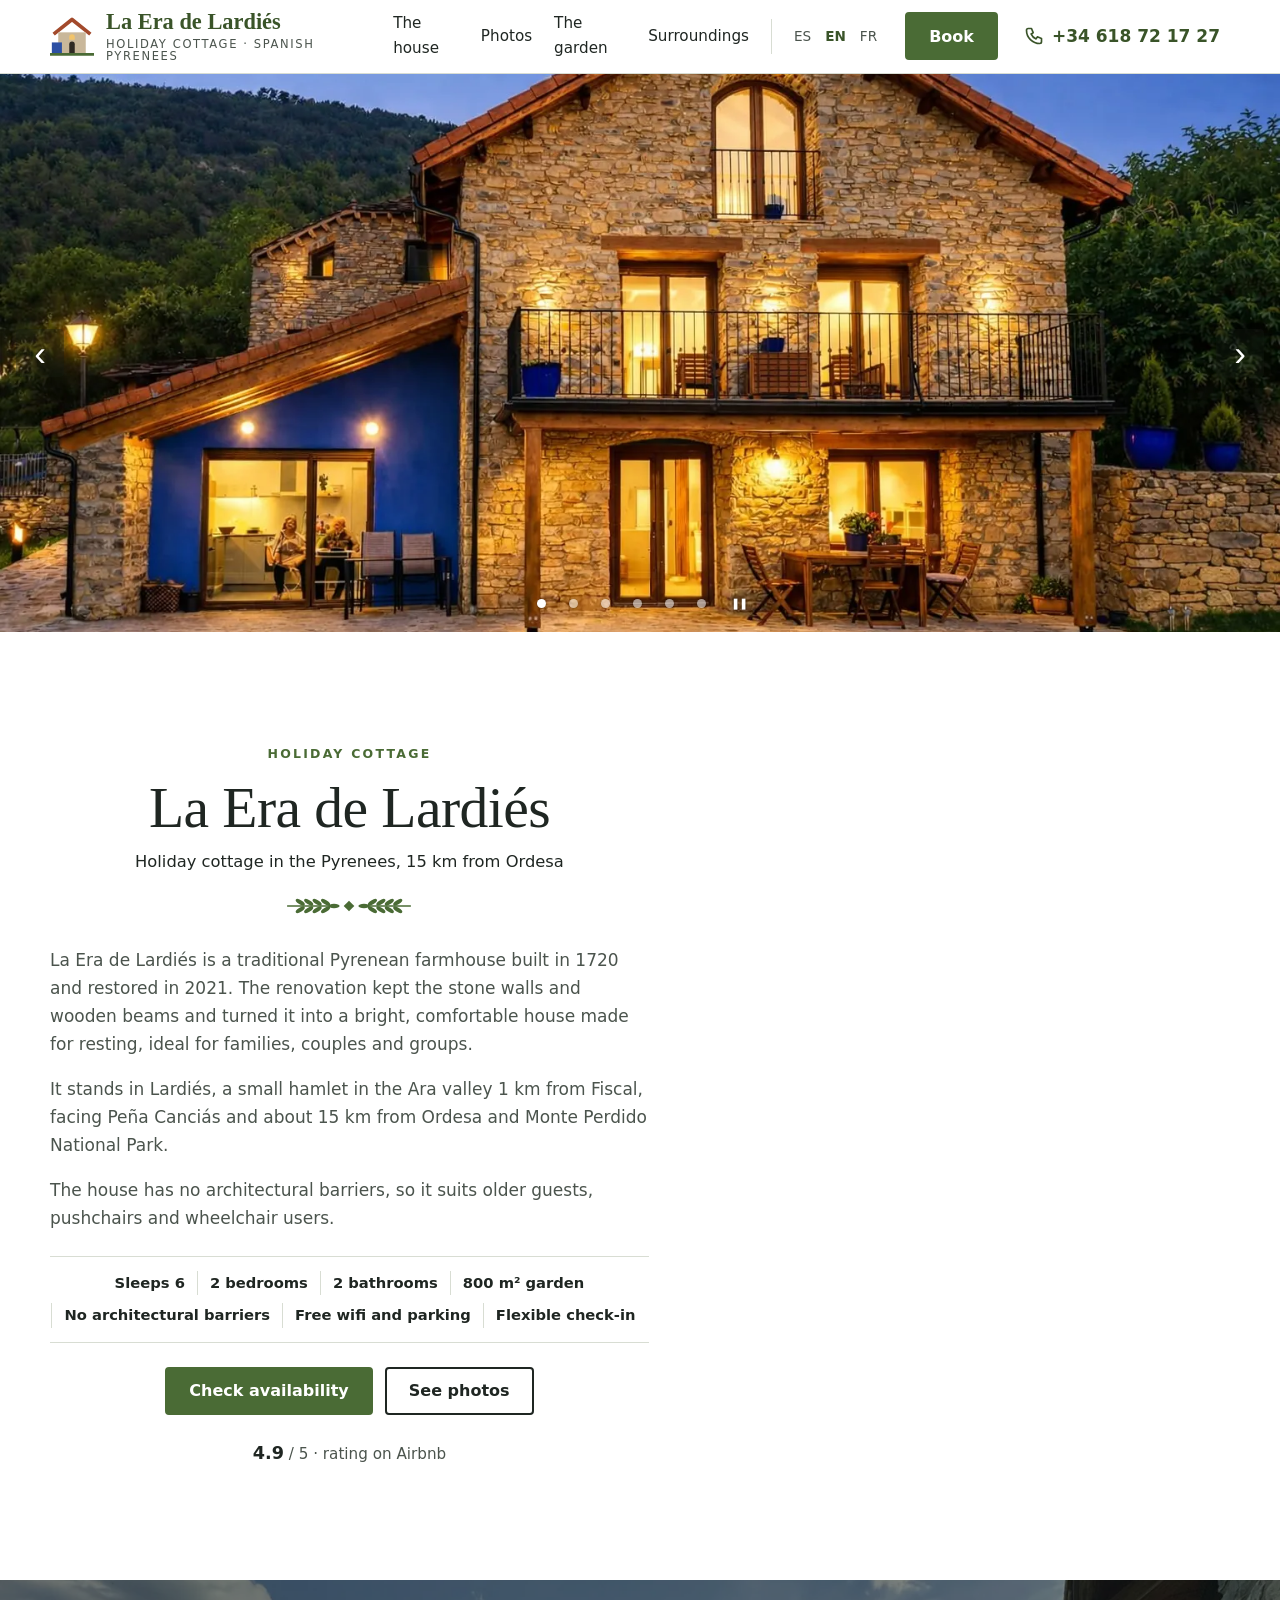
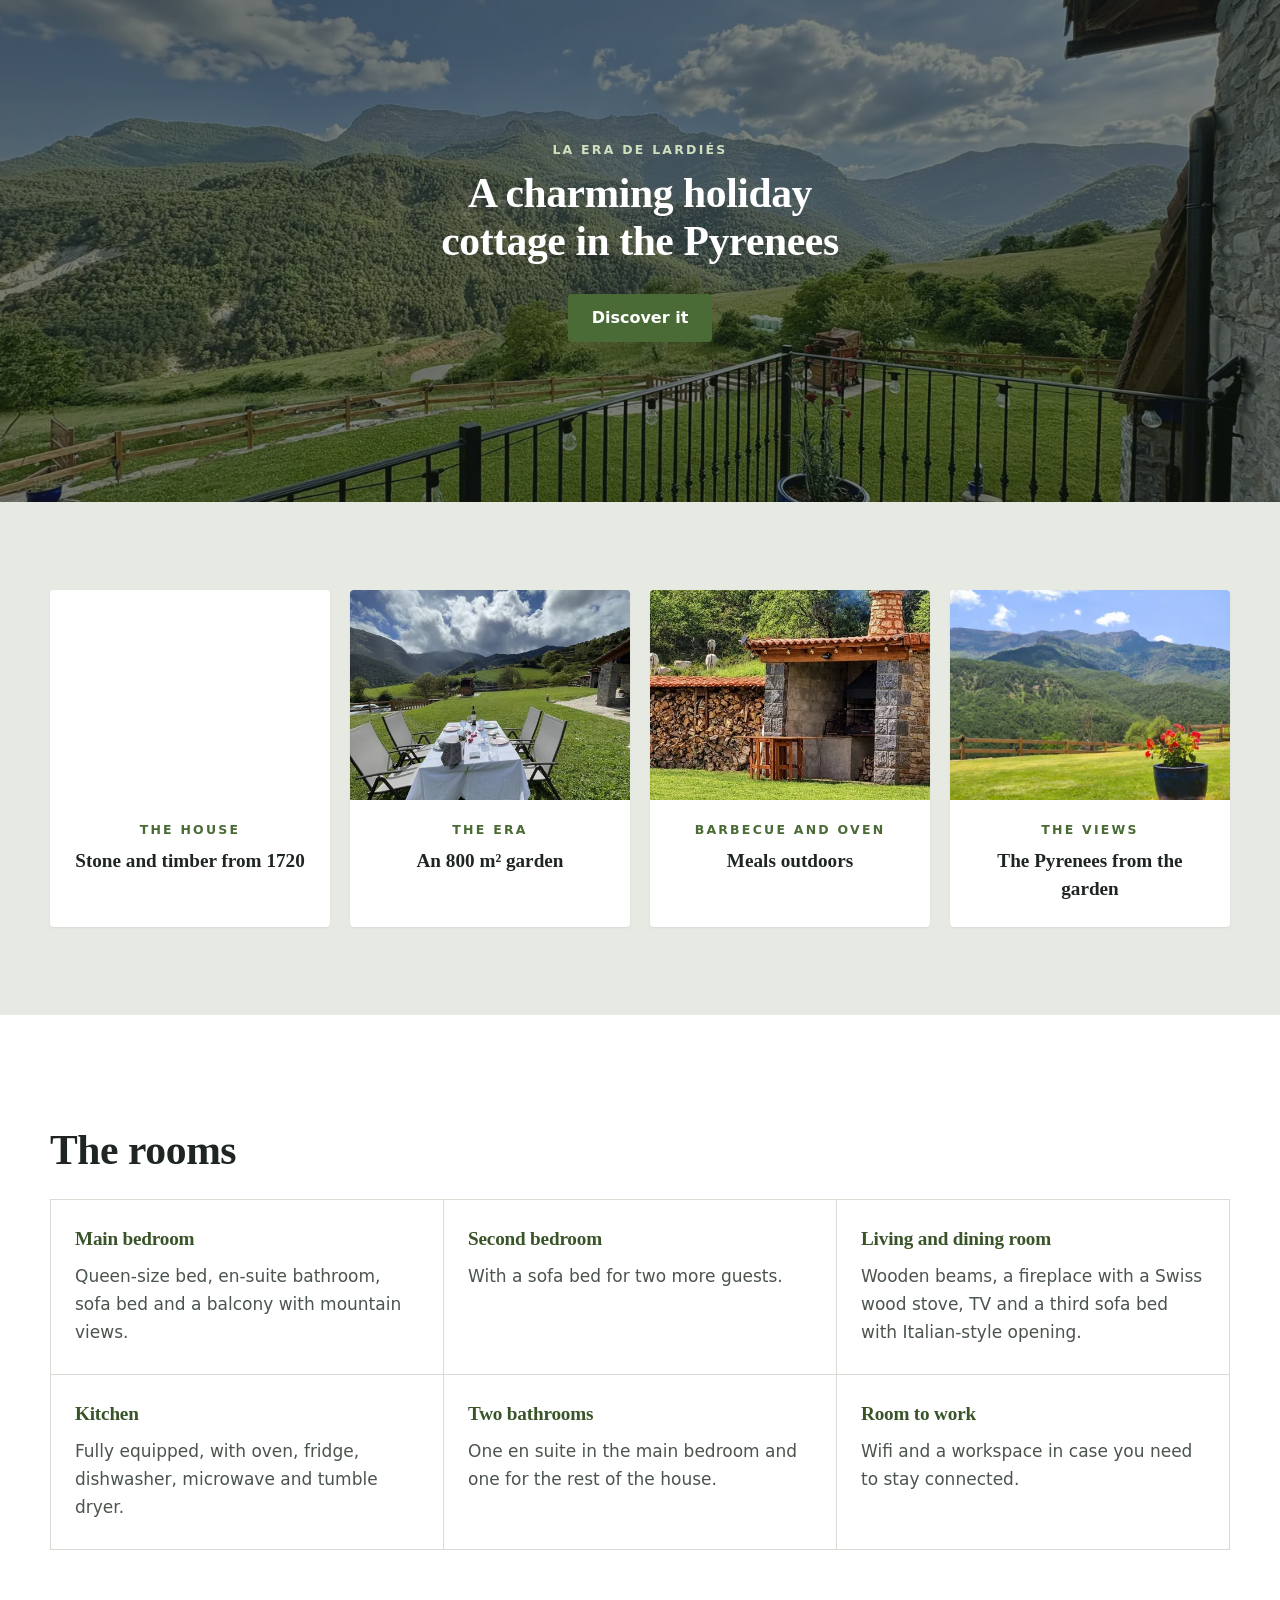
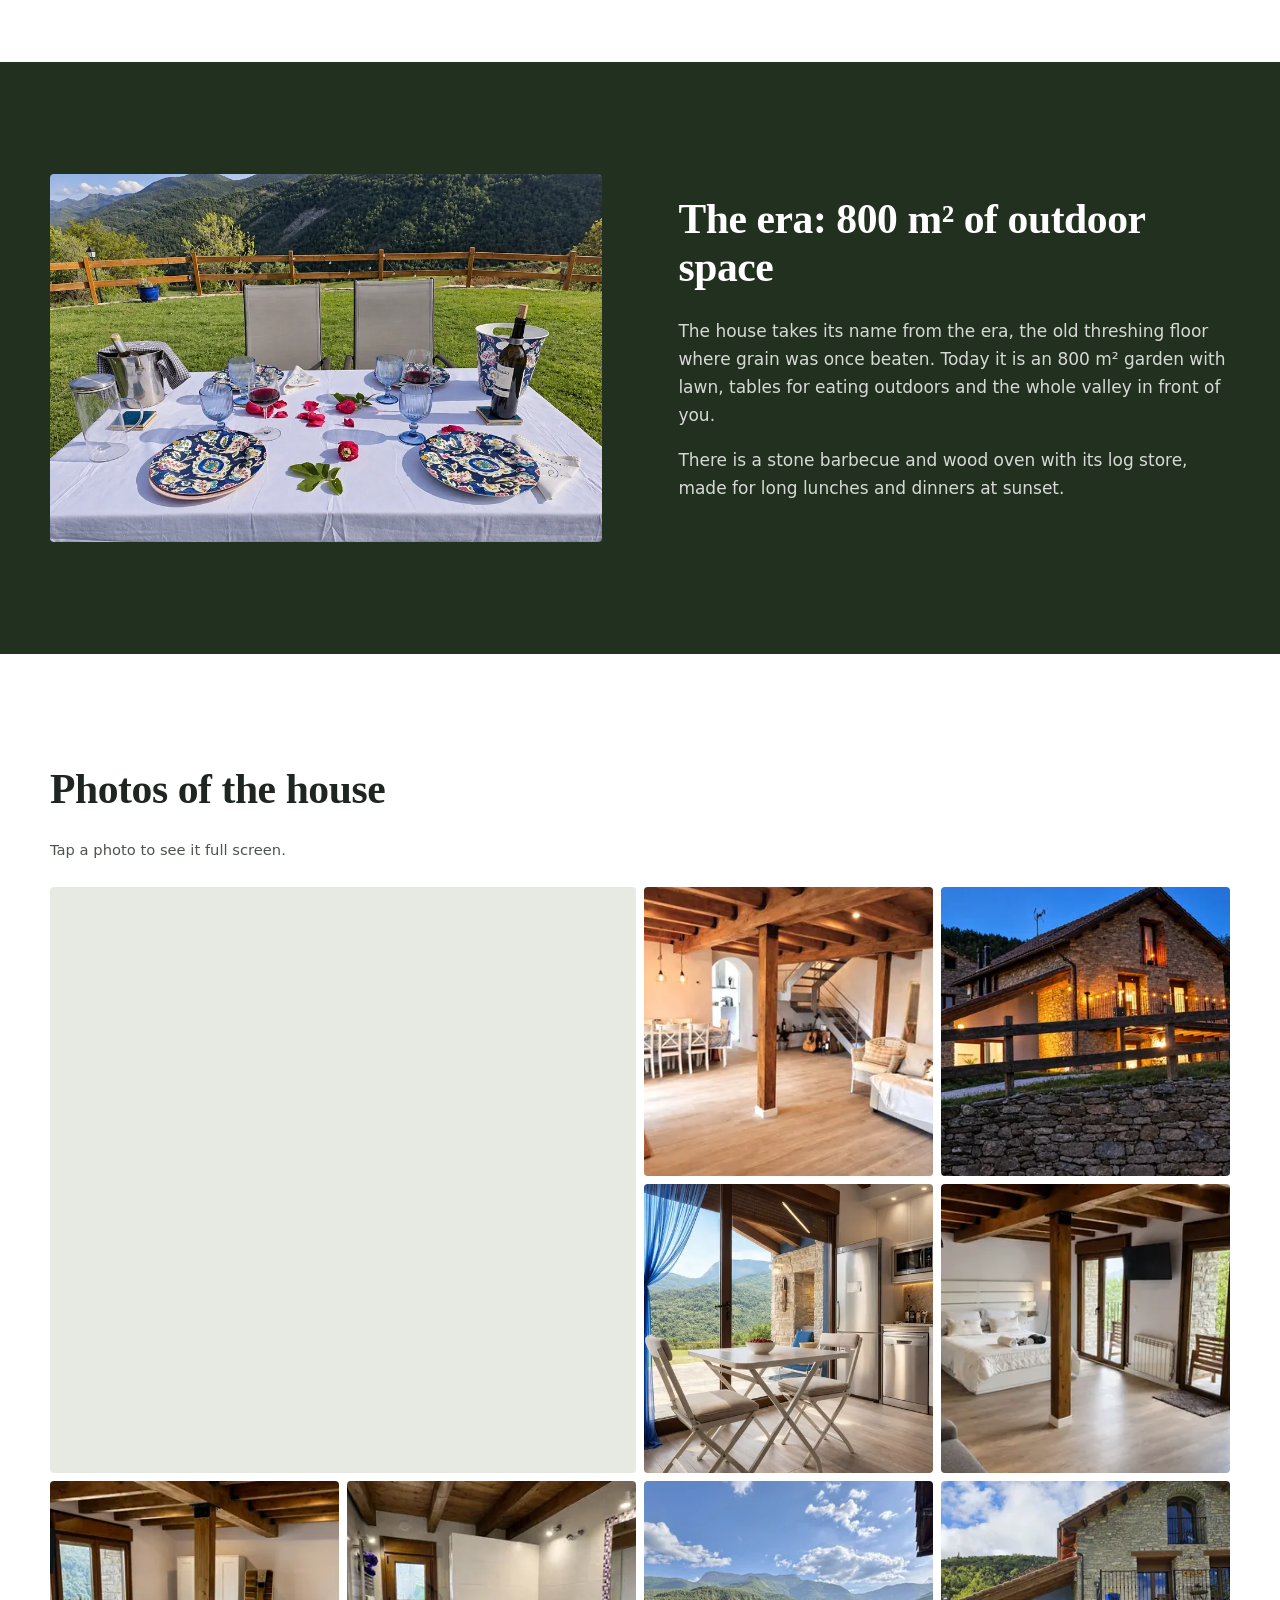
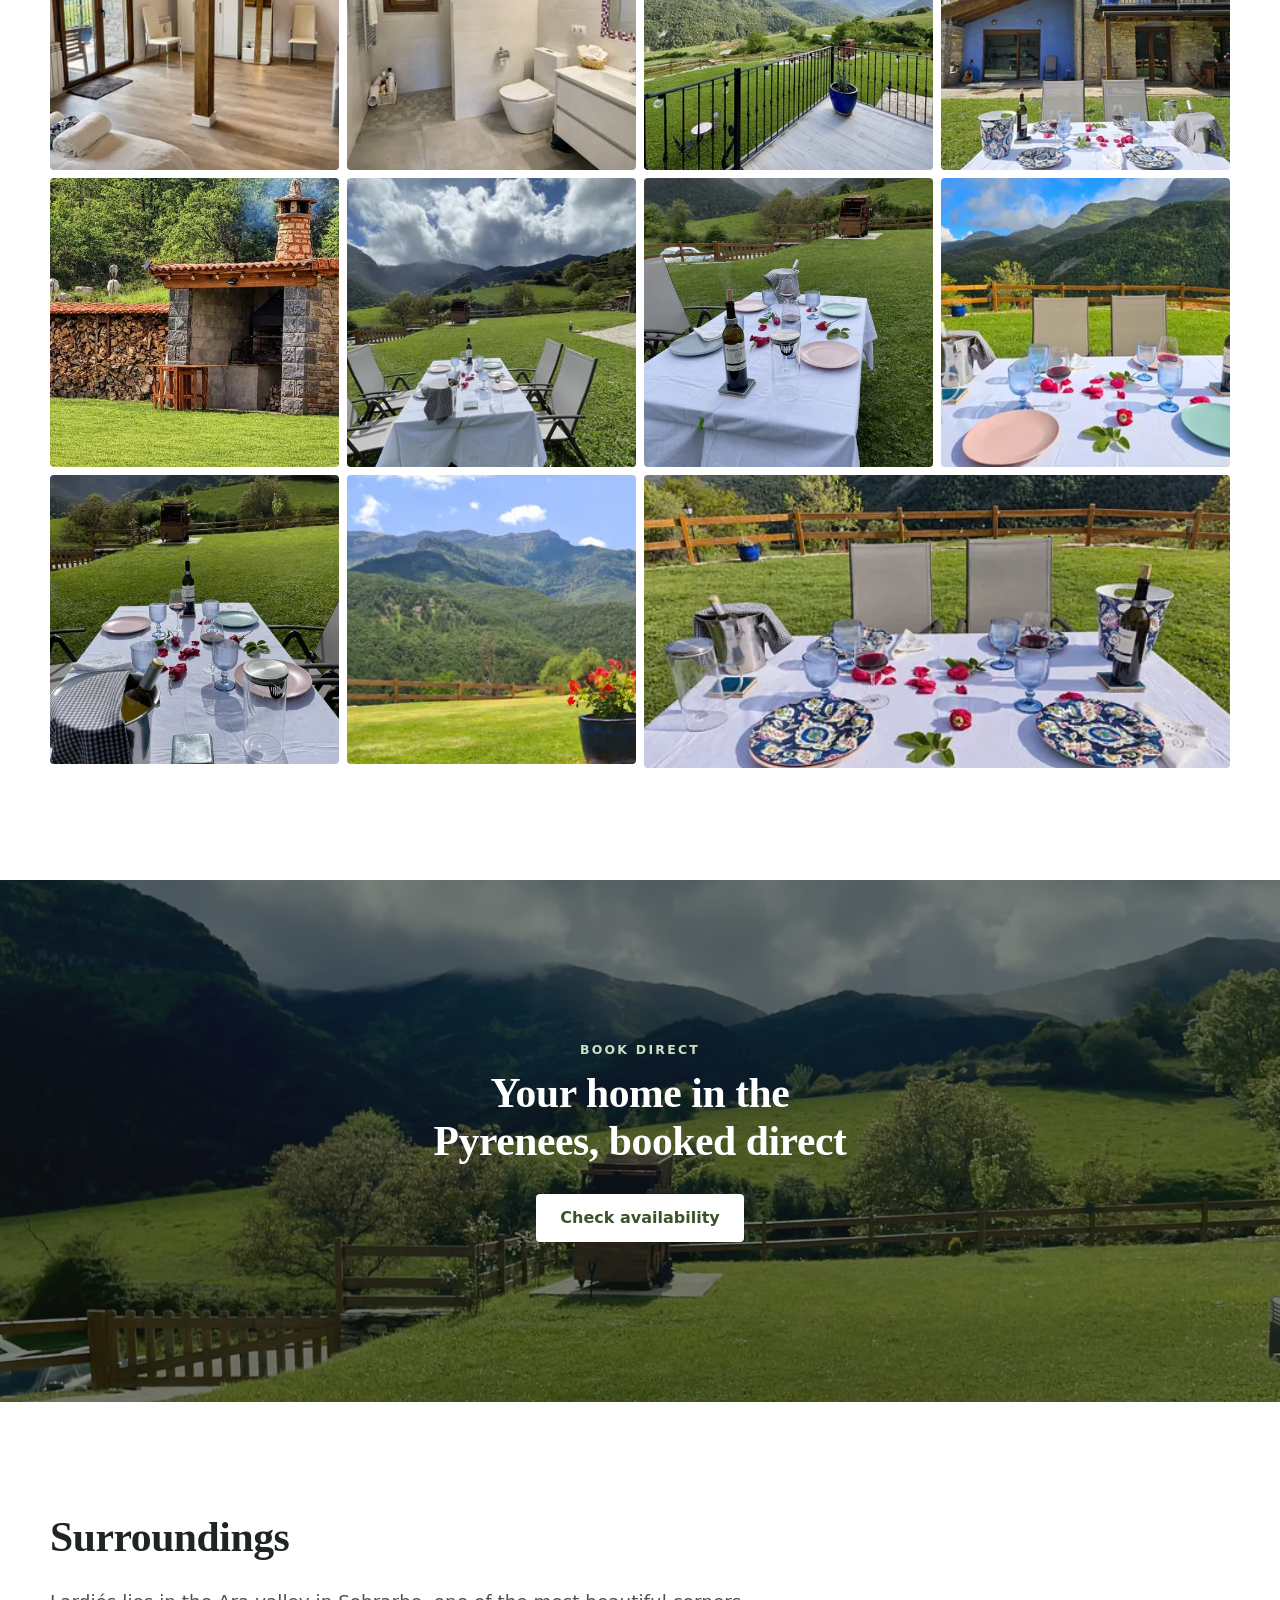
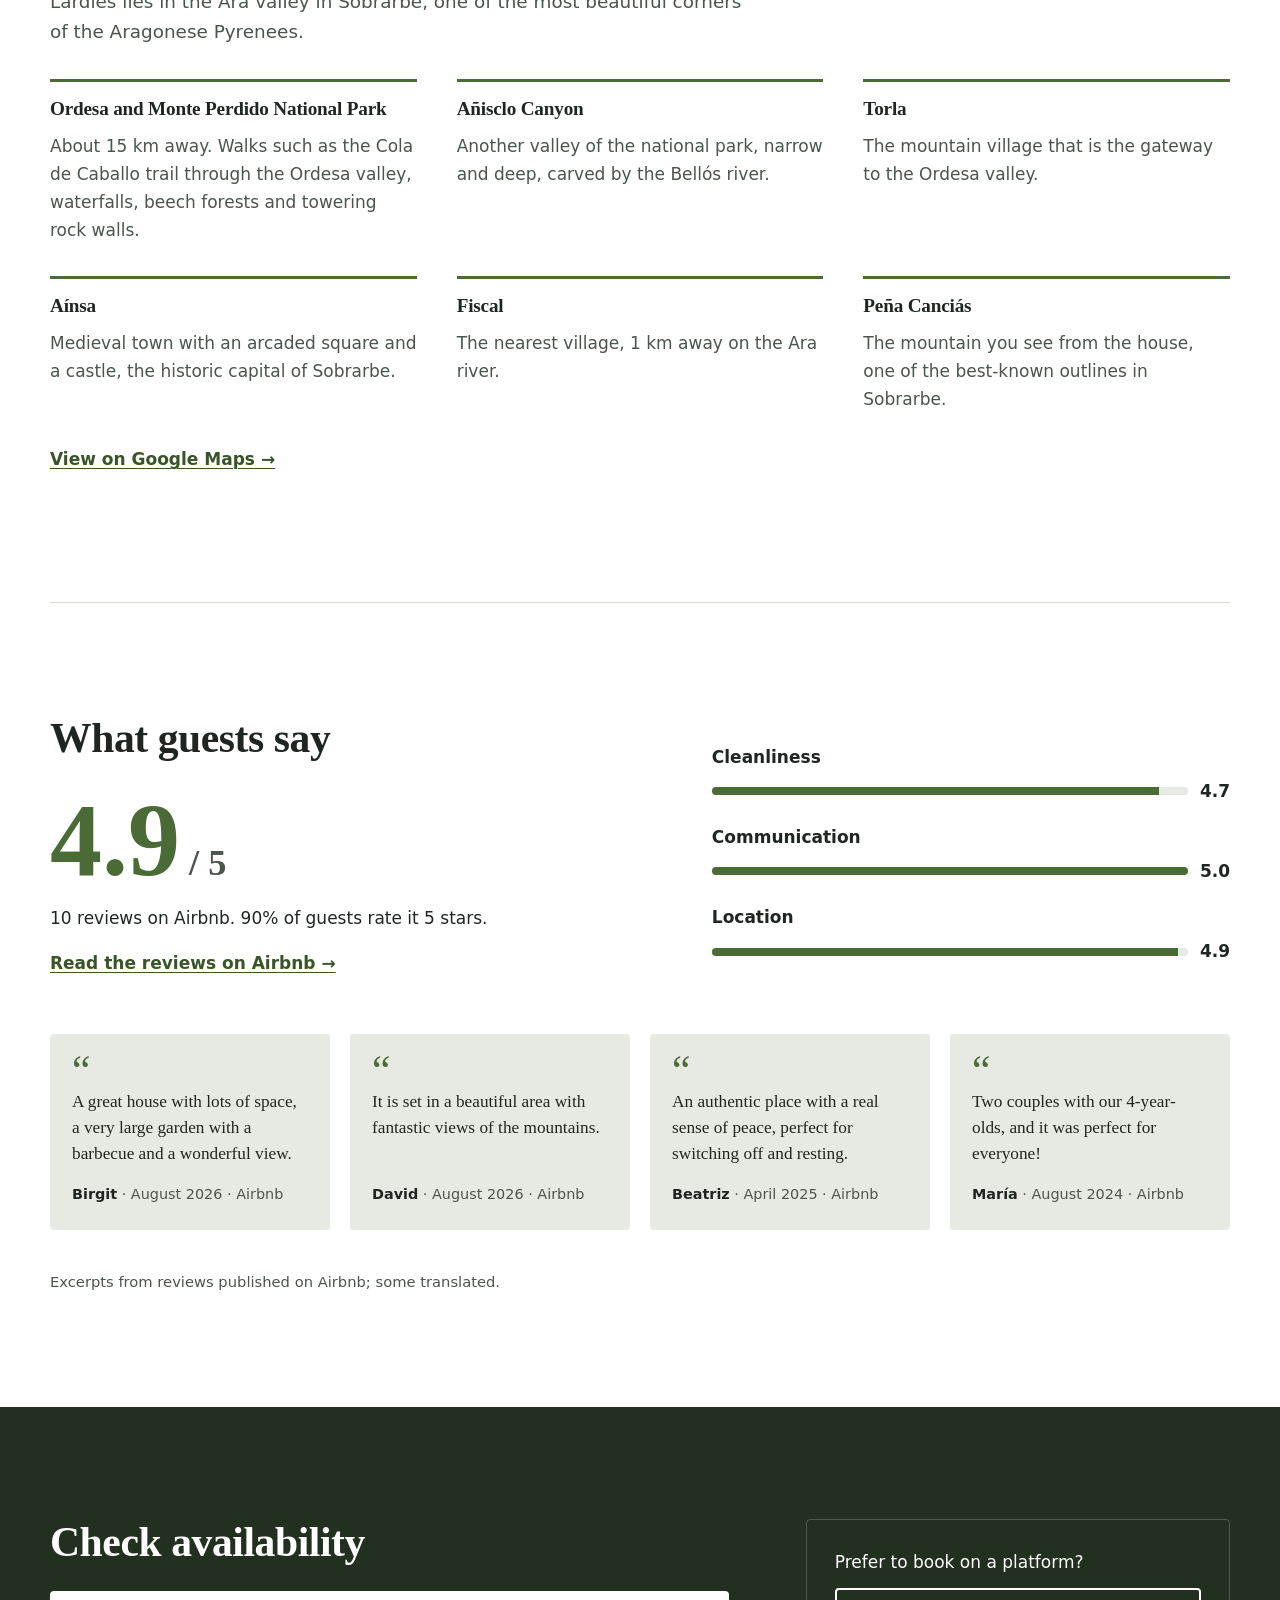
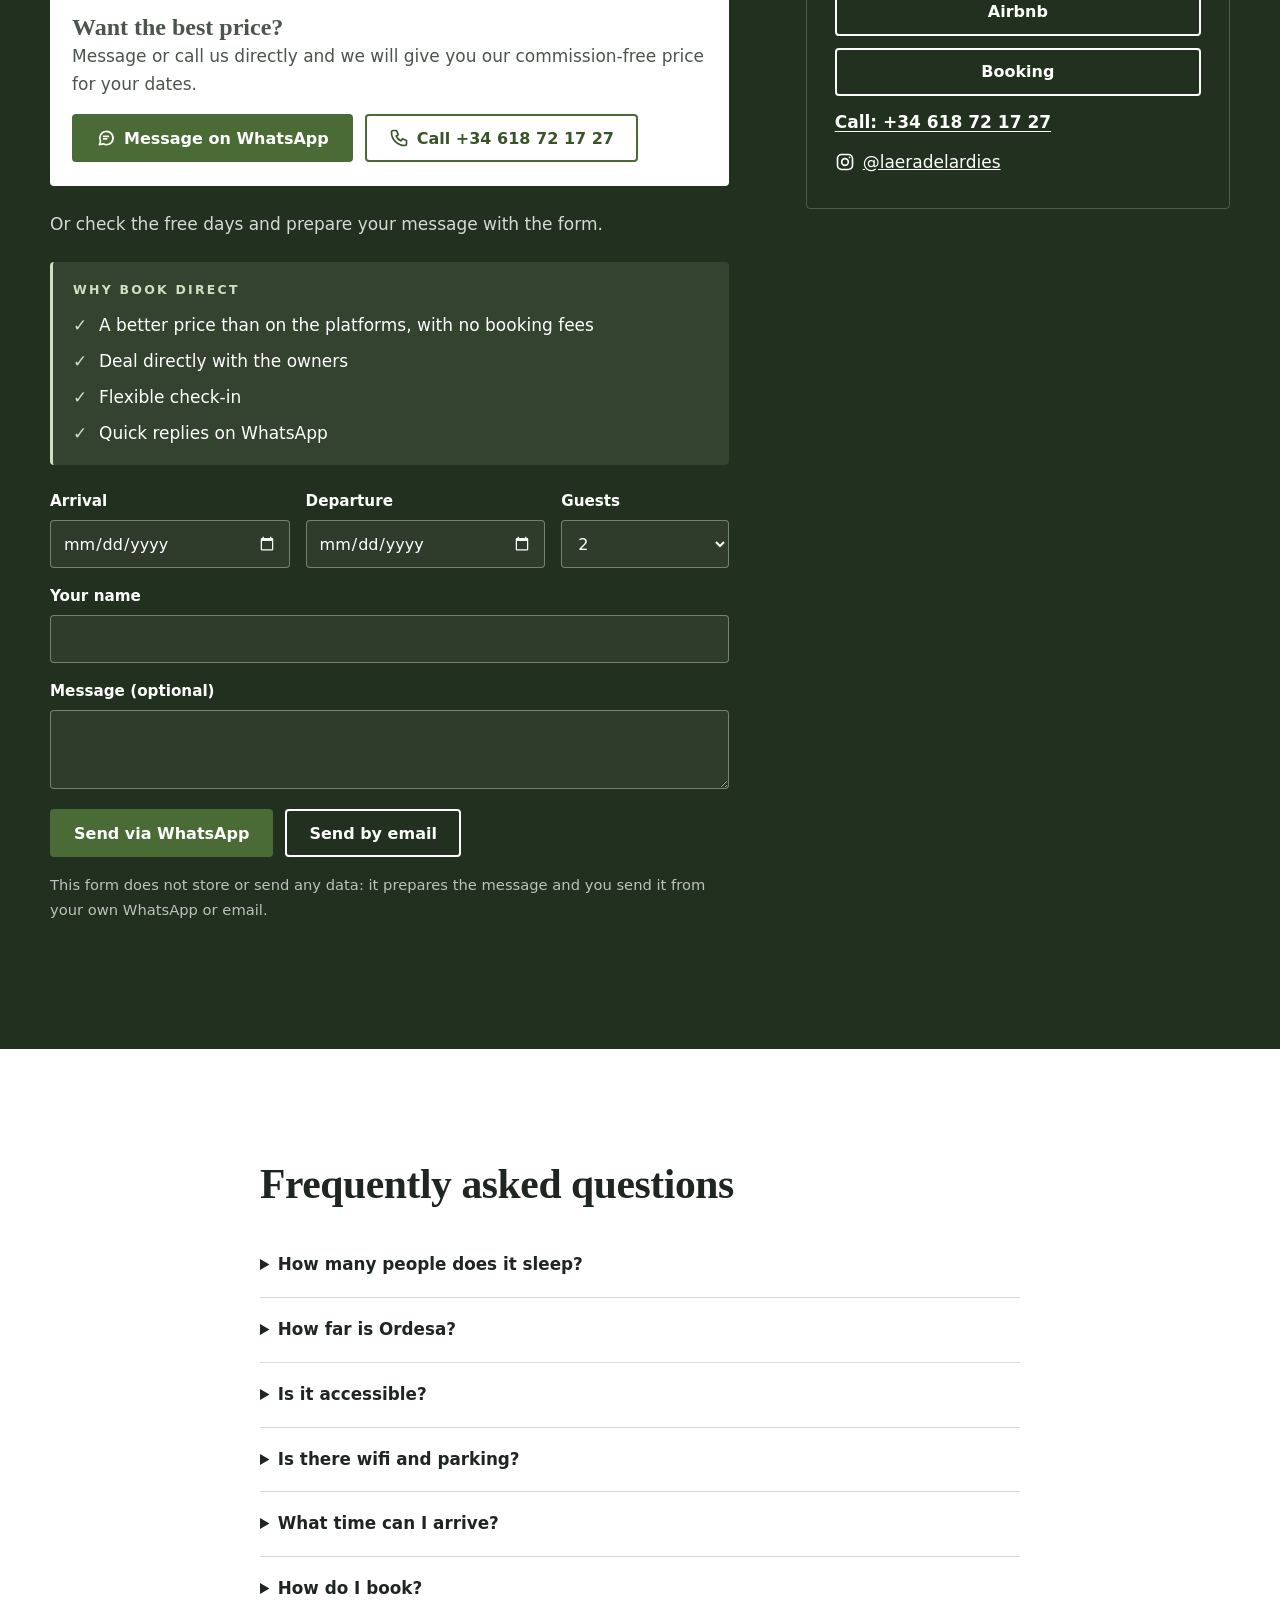
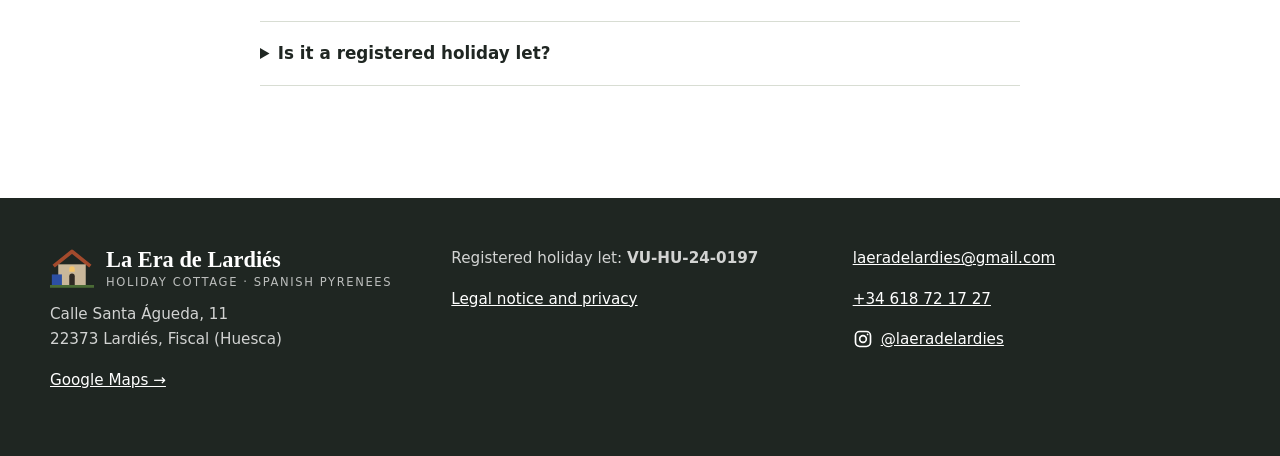
<file: en/index.html>
<!doctype html>
<html lang="en">
<head>
<meta charset="utf-8">
<meta name="viewport" content="width=device-width, initial-scale=1">
<title>La Era de Lardiés · Holiday cottage near Ordesa, Spanish Pyrenees</title>
<meta name="description" content="Restored 1720 stone farmhouse in Lardiés (Huesca), 15 km from Ordesa National Park. Sleeps 6, 2 bedrooms, 2 bathrooms and an 800 m² garden with barbecue.">
<link rel="canonical" href="https://laeradelardies.com/en/">
<link rel="alternate" hreflang="es" href="https://laeradelardies.com/">
<link rel="alternate" hreflang="en" href="https://laeradelardies.com/en/">
<link rel="alternate" hreflang="fr" href="https://laeradelardies.com/fr/">
<link rel="alternate" hreflang="x-default" href="https://laeradelardies.com/">
<meta property="og:type" content="website">
<meta property="og:site_name" content="La Era de Lardiés">
<meta property="og:title" content="La Era de Lardiés · Holiday cottage near Ordesa, Spanish Pyrenees">
<meta property="og:description" content="Restored 1720 stone farmhouse in Lardiés (Huesca), 15 km from Ordesa National Park. Sleeps 6, 2 bedrooms, 2 bathrooms and an 800 m² garden with barbecue.">
<meta property="og:url" content="https://laeradelardies.com/en/">
<meta property="og:image" content="https://laeradelardies.com/img/og-la-era-de-lardies.jpg">
<meta property="og:image:width" content="1200">
<meta property="og:image:height" content="630">
<meta property="og:locale" content="en_GB">
<meta name="twitter:card" content="summary_large_image">
<meta name="theme-color" content="#1c2633">
<link rel="icon" href="/favicon.svg" type="image/svg+xml">
<link rel="preload" as="image" type="image/webp" imagesrcset="/img/fachada-anochecer-480.webp 480w, /img/fachada-anochecer-960.webp 960w, /img/fachada-anochecer-1536.webp 1536w" imagesizes="100vw" fetchpriority="high">
<link rel="stylesheet" href="/styles.css">
<script type="application/ld+json">{"@context":"https://schema.org","@type":"LodgingBusiness","name":"La Era de Lardiés","description":"Restored 1720 stone farmhouse in Lardiés (Huesca), 15 km from Ordesa National Park. Sleeps 6, 2 bedrooms, 2 bathrooms and an 800 m² garden with barbecue.","url":"https://laeradelardies.com/en/","image":["https://laeradelardies.com/img/fachada-anochecer-1536.webp","https://laeradelardies.com/img/salon-comedor-vigas-1536.webp","https://laeradelardies.com/img/era-jardin-montanas-1600.webp","https://laeradelardies.com/img/balcon-vistas-valle-1600.webp"],"address":{"@type":"PostalAddress","streetAddress":"Calle Santa Águeda, 11","addressLocality":"Lardiés","addressRegion":"Huesca, Aragón","addressCountry":"ES","postalCode":"22373"},"geo":{"@type":"GeoCoordinates","latitude":42.4979915,"longitude":-0.1330118},"telephone":"+34618721727","email":"laeradelardies@gmail.com","numberOfRooms":2,"amenityFeature":[{"@type":"LocationFeatureSpecification","name":"Wifi","value":true},{"@type":"LocationFeatureSpecification","name":"Free parking","value":true},{"@type":"LocationFeatureSpecification","name":"Barbecue","value":true},{"@type":"LocationFeatureSpecification","name":"Fireplace","value":true},{"@type":"LocationFeatureSpecification","name":"Garden","value":true},{"@type":"LocationFeatureSpecification","name":"Wheelchair accessible","value":true},{"@type":"LocationFeatureSpecification","name":"Kitchen","value":true}],"sameAs":["https://www.airbnb.com/h/laeradelardies","https://www.booking.com/hotel/es/borda-en-paradisiaco-enclave.html","https://www.instagram.com/laeradelardies/"]}</script>
</head>
<body>
<a class="saltar" href="#contenido">Skip to content</a>
<header class="cabecera">
  <a class="logo" href="/en/"><svg class="logo-icono" viewBox="0 0 48 48" aria-hidden="true"><path d="M4 22 24 6l20 16" fill="none" stroke="#a34a2c" stroke-width="4" stroke-linejoin="round"/><path d="M9 20h30v24H9z" fill="#c9b79a"/><path d="M21 44V33a3 3 0 0 1 6 0v11z" fill="#2f2a24"/><path d="M21 25a3 3 0 0 1 6 0v3h-6z" fill="#f2c46b"/><path d="M2 44h11V31H2z" fill="#2c4fa3"/><path d="M0 44h48" stroke="#4a6b35" stroke-width="3"/></svg><span class="logo-texto"><span class="logo-nombre">La Era de Lardiés</span><span class="logo-sub">Holiday cottage · Spanish Pyrenees</span></span></a>
  <a class="cabecera-tel" href="tel:+34618721727" aria-label="Call +34 618 72 17 27"><svg class="icono" viewBox="0 0 24 24" aria-hidden="true" fill="none" stroke="currentColor" stroke-width="2" stroke-linejoin="round"><path d="M5 3h4l2 5-2.5 1.5a11 11 0 0 0 6 6L16 13l5 2v4a2 2 0 0 1-2 2A16 16 0 0 1 3 5a2 2 0 0 1 2-2z"/></svg><span>+34 618 72 17 27</span></a>
  <button class="menu-boton" type="button" aria-expanded="false" aria-controls="menu">Menu</button>
  <nav id="menu" class="menu" aria-label="Menu">
    <a href="#casa">The house</a>
    <a href="#fotos">Photos</a>
    <a href="#era">The garden</a>
    <a href="#entorno">Surroundings</a>
    <div class="idiomas" aria-label="Language"><a href="/" hreflang="es" lang="es">ES</a><a href="/en/" hreflang="en" lang="en" aria-current="true">EN</a><a href="/fr/" hreflang="fr" lang="fr">FR</a></div>
    <a class="boton" href="#reservar">Book</a>
  </nav>
</header>
<main id="contenido">

<section class="carrusel" aria-roledescription="carrusel" aria-label="Photos of La Era de Lardiés">
  <div class="carrusel-pista">
    <div class="diapo activa" role="group" aria-roledescription="diapositiva" aria-label="1 / 6"><img src="/img/fachada-anochecer-1536.webp" srcset="/img/fachada-anochecer-480.webp 480w, /img/fachada-anochecer-960.webp 960w, /img/fachada-anochecer-1536.webp 1536w" sizes="100vw" width="1536" height="1024" alt="Stone façade of La Era de Lardiés lit up at dusk" fetchpriority="high" decoding="async"></div>
    <div class="diapo" role="group" aria-roledescription="diapositiva" aria-label="2 / 6" aria-hidden="true"><img src="/img/salon-comedor-vigas-1536.webp" srcset="/img/salon-comedor-vigas-480.webp 480w, /img/salon-comedor-vigas-960.webp 960w, /img/salon-comedor-vigas-1536.webp 1536w" sizes="100vw" width="1536" height="1024" alt="Living and dining room with wooden beams and staircase" loading="lazy" decoding="async"></div>
    <div class="diapo" role="group" aria-roledescription="diapositiva" aria-label="3 / 6" aria-hidden="true"><img src="/img/dormitorio-balcon-1536.webp" srcset="/img/dormitorio-balcon-480.webp 480w, /img/dormitorio-balcon-960.webp 960w, /img/dormitorio-balcon-1536.webp 1536w" sizes="100vw" width="1536" height="1024" alt="Bedroom opening onto the balcony" loading="lazy" decoding="async"></div>
    <div class="diapo" role="group" aria-roledescription="diapositiva" aria-label="4 / 6" aria-hidden="true"><img src="/img/casa-iluminada-1424.webp" srcset="/img/casa-iluminada-480.webp 480w, /img/casa-iluminada-960.webp 960w, /img/casa-iluminada-1424.webp 1424w" sizes="100vw" width="1424" height="1104" alt="The house lit up at dusk by the wooden fence" loading="lazy" decoding="async"></div>
    <div class="diapo" role="group" aria-roledescription="diapositiva" aria-label="5 / 6" aria-hidden="true"><img src="/img/dormitorio-principal-1536.webp" srcset="/img/dormitorio-principal-480.webp 480w, /img/dormitorio-principal-960.webp 960w, /img/dormitorio-principal-1536.webp 1536w" sizes="100vw" width="1536" height="1024" alt="Main bedroom with sofa bed" loading="lazy" decoding="async"></div>
    <div class="diapo" role="group" aria-roledescription="diapositiva" aria-label="6 / 6" aria-hidden="true"><img src="/img/fachada-piedra-1600.webp" srcset="/img/fachada-piedra-480.webp 480w, /img/fachada-piedra-960.webp 960w, /img/fachada-piedra-1600.webp 1600w" sizes="100vw" width="1600" height="1200" alt="Stone façade with wooden balcony and blue wall" loading="lazy" decoding="async"></div>
  </div>
  <button type="button" class="carrusel-flecha anterior" aria-label="Previous photo">‹</button>
  <button type="button" class="carrusel-flecha siguiente" aria-label="Next photo">›</button>
  <div class="carrusel-puntos">
    <button type="button" aria-label="Go to photo 1" aria-current="true"></button><button type="button" aria-label="Go to photo 2"></button><button type="button" aria-label="Go to photo 3"></button><button type="button" aria-label="Go to photo 4"></button><button type="button" aria-label="Go to photo 5"></button><button type="button" aria-label="Go to photo 6"></button>
    <button type="button" class="carrusel-pausa" data-pausa="Pause" data-seguir="Play" aria-label="Pause">❚❚</button>
  </div>
</section>

<section id="casa" class="seccion contenedor presentacion">
  <div class="presentacion-texto">
    <p class="antetitulo">Holiday cottage</p>
    <h1>La Era de Lardiés</h1>
    <p class="presentacion-lugar">Holiday cottage in the Pyrenees, 15 km from Ordesa</p>
    <svg class="espigas" viewBox="0 0 160 24" aria-hidden="true" fill="currentColor"><g transform="translate(14 12)"><path d="M0 0H52" stroke="currentColor" stroke-width="1.6"/><ellipse cx="14" cy="-4" rx="5.5" ry="2.3" transform="rotate(32 14 -4)"/><ellipse cx="14" cy="4" rx="5.5" ry="2.3" transform="rotate(-32 14 4)"/><ellipse cx="23" cy="-4" rx="5.5" ry="2.3" transform="rotate(32 23 -4)"/><ellipse cx="23" cy="4" rx="5.5" ry="2.3" transform="rotate(-32 23 4)"/><ellipse cx="32" cy="-4" rx="5.5" ry="2.3" transform="rotate(32 32 -4)"/><ellipse cx="32" cy="4" rx="5.5" ry="2.3" transform="rotate(-32 32 4)"/><ellipse cx="41" cy="-4" rx="5.5" ry="2.3" transform="rotate(32 41 -4)"/><ellipse cx="41" cy="4" rx="5.5" ry="2.3" transform="rotate(-32 41 4)"/><ellipse cx="50" cy="0" rx="6" ry="2.4"/></g><g transform="translate(146 12) scale(-1 1)"><path d="M0 0H52" stroke="currentColor" stroke-width="1.6"/><ellipse cx="14" cy="-4" rx="5.5" ry="2.3" transform="rotate(32 14 -4)"/><ellipse cx="14" cy="4" rx="5.5" ry="2.3" transform="rotate(-32 14 4)"/><ellipse cx="23" cy="-4" rx="5.5" ry="2.3" transform="rotate(32 23 -4)"/><ellipse cx="23" cy="4" rx="5.5" ry="2.3" transform="rotate(-32 23 4)"/><ellipse cx="32" cy="-4" rx="5.5" ry="2.3" transform="rotate(32 32 -4)"/><ellipse cx="32" cy="4" rx="5.5" ry="2.3" transform="rotate(-32 32 4)"/><ellipse cx="41" cy="-4" rx="5.5" ry="2.3" transform="rotate(32 41 -4)"/><ellipse cx="41" cy="4" rx="5.5" ry="2.3" transform="rotate(-32 41 4)"/><ellipse cx="50" cy="0" rx="6" ry="2.4"/></g><rect x="76" y="8" width="8" height="8" transform="rotate(45 80 12)"/></svg>
    <p>La Era de Lardiés is a traditional Pyrenean farmhouse built in 1720 and restored in 2021. The renovation kept the stone walls and wooden beams and turned it into a bright, comfortable house made for resting, ideal for families, couples and groups.</p>
    <p>It stands in Lardiés, a small hamlet in the Ara valley 1 km from Fiscal, facing Peña Canciás and about 15 km from Ordesa and Monte Perdido National Park.</p>
    <p>The house has no architectural barriers, so it suits older guests, pushchairs and wheelchair users.</p>
    <ul class="datos"><li>Sleeps 6</li><li>2 bedrooms</li><li>2 bathrooms</li><li>800 m² garden</li><li>No architectural barriers</li><li>Free wifi and parking</li><li>Flexible check-in</li></ul>
    <div class="acciones">
      <a class="boton" href="#reservar">Check availability</a>
      <a class="boton boton-borde" href="#fotos">See photos</a>
    </div>
    <p class="nota-airbnb"><strong>4.9</strong> / 5 · rating on Airbnb</p>
  </div>
  <img src="/img/fachada-piedra-1600.webp" srcset="/img/fachada-piedra-480.webp 480w, /img/fachada-piedra-960.webp 960w, /img/fachada-piedra-1600.webp 1600w" sizes="(min-width: 900px) 40vw, 100vw" width="1600" height="1200" alt="Stone façade with wooden balcony and blue wall" class="presentacion-foto" loading="lazy" decoding="async">
</section>

<section class="franja-foto franja-descubre">
  <img src="/img/balcon-vistas-valle-1600.webp" srcset="/img/balcon-vistas-valle-480.webp 480w, /img/balcon-vistas-valle-960.webp 960w, /img/balcon-vistas-valle-1600.webp 1600w" sizes="100vw" width="1600" height="1200" alt="Balcony overlooking the valley and the Pyrenees" class="franja-fondo" loading="lazy" decoding="async">
  <div class="contenedor franja-texto">
    <p class="antetitulo">La Era de Lardiés</p>
    <h2>A charming holiday cottage in the Pyrenees</h2>
    <a class="boton" href="#fotos">Discover it</a>
  </div>
</section>

<section class="destacados-fondo" aria-label="The house">
  <div class="contenedor destacados">
    <a class="tarjeta" href="#espacios"><img src="/img/salon-comedor-vigas-1536.webp" srcset="/img/salon-comedor-vigas-480.webp 480w, /img/salon-comedor-vigas-960.webp 960w, /img/salon-comedor-vigas-1536.webp 1536w" sizes="(min-width: 900px) 25vw, (min-width: 600px) 50vw, 100vw" width="1536" height="1024" alt="Living and dining room with wooden beams and staircase" loading="lazy" decoding="async"><span class="tarjeta-texto"><span class="antetitulo">The house</span><span class="tarjeta-titulo">Stone and timber from 1720</span></span></a>
    <a class="tarjeta" href="#era"><img src="/img/era-jardin-montanas-1600.webp" srcset="/img/era-jardin-montanas-480.webp 480w, /img/era-jardin-montanas-960.webp 960w, /img/era-jardin-montanas-1600.webp 1600w" sizes="(min-width: 900px) 25vw, (min-width: 600px) 50vw, 100vw" width="1600" height="1200" alt="Garden table and chairs facing the mountains" loading="lazy" decoding="async"><span class="tarjeta-texto"><span class="antetitulo">The era</span><span class="tarjeta-titulo">An 800 m² garden</span></span></a>
    <a class="tarjeta" href="#era"><img src="/img/horno-barbacoa-lena-1024.webp" srcset="/img/horno-barbacoa-lena-480.webp 480w, /img/horno-barbacoa-lena-960.webp 960w, /img/horno-barbacoa-lena-1024.webp 1024w" sizes="(min-width: 900px) 25vw, (min-width: 600px) 50vw, 100vw" width="1024" height="1536" alt="Stone barbecue and wood oven with log store in the garden" loading="lazy" decoding="async"><span class="tarjeta-texto"><span class="antetitulo">Barbecue and oven</span><span class="tarjeta-titulo">Meals outdoors</span></span></a>
    <a class="tarjeta" href="#fotos"><img src="/img/vistas-pirineo-era-1600.webp" srcset="/img/vistas-pirineo-era-480.webp 480w, /img/vistas-pirineo-era-960.webp 960w, /img/vistas-pirineo-era-1600.webp 1600w" sizes="(min-width: 900px) 25vw, (min-width: 600px) 50vw, 100vw" width="1600" height="979" alt="View of the Pyrenees from the garden, with a pot of geraniums" loading="lazy" decoding="async"><span class="tarjeta-texto"><span class="antetitulo">The views</span><span class="tarjeta-titulo">The Pyrenees from the garden</span></span></a>
  </div>
</section>

<section class="seccion contenedor" aria-labelledby="espacios">
  <h2 id="espacios">The rooms</h2>
  <div class="espacios">
    <div class="espacio"><h3>Main bedroom</h3><p>Queen-size bed, en-suite bathroom, sofa bed and a balcony with mountain views.</p></div>
    <div class="espacio"><h3>Second bedroom</h3><p>With a sofa bed for two more guests.</p></div>
    <div class="espacio"><h3>Living and dining room</h3><p>Wooden beams, a fireplace with a Swiss wood stove, TV and a third sofa bed with Italian-style opening.</p></div>
    <div class="espacio"><h3>Kitchen</h3><p>Fully equipped, with oven, fridge, dishwasher, microwave and tumble dryer.</p></div>
    <div class="espacio"><h3>Two bathrooms</h3><p>One en suite in the main bedroom and one for the rest of the house.</p></div>
    <div class="espacio"><h3>Room to work</h3><p>Wifi and a workspace in case you need to stay connected.</p></div>
  </div>
</section>

<section id="era" class="banda">
  <div class="contenedor dos-columnas invertida">
    <div class="texto">
      <h2>The era: 800 m² of outdoor space</h2>
      <p>The house takes its name from the era, the old threshing floor where grain was once beaten. Today it is an 800 m² garden with lawn, tables for eating outdoors and the whole valley in front of you.</p>
      <p>There is a stone barbecue and wood oven with its log store, made for long lunches and dinners at sunset.</p>
    </div>
    <div class="era-fotos">
      <img src="/img/era-mesa-jardin-1536.webp" srcset="/img/era-mesa-jardin-480.webp 480w, /img/era-mesa-jardin-960.webp 960w, /img/era-mesa-jardin-1536.webp 1536w" sizes="(min-width: 900px) 50vw, 100vw" width="1536" height="1024" alt="Table laid in the garden with ceramic plates and mountain views" loading="lazy" decoding="async">
    </div>
  </div>
</section>

<section id="fotos" class="seccion contenedor" aria-labelledby="titulo-fotos">
  <h2 id="titulo-fotos">Photos of the house</h2>
  <p class="ayuda">Tap a photo to see it full screen.</p>
  <div class="galeria">
    <button type="button" class="galeria-item" data-indice="0" data-grande="/img/fachada-anochecer-1536.webp"><img src="/img/fachada-anochecer-1536.webp" srcset="/img/fachada-anochecer-480.webp 480w, /img/fachada-anochecer-960.webp 960w, /img/fachada-anochecer-1536.webp 1536w" sizes="(min-width: 900px) 25vw, 50vw" width="1536" height="1024" alt="Stone façade of La Era de Lardiés lit up at dusk" loading="lazy" decoding="async"></button>
    <button type="button" class="galeria-item" data-indice="1" data-grande="/img/salon-comedor-vigas-1536.webp"><img src="/img/salon-comedor-vigas-1536.webp" srcset="/img/salon-comedor-vigas-480.webp 480w, /img/salon-comedor-vigas-960.webp 960w, /img/salon-comedor-vigas-1536.webp 1536w" sizes="(min-width: 900px) 25vw, 50vw" width="1536" height="1024" alt="Living and dining room with wooden beams and staircase" loading="lazy" decoding="async"></button>
    <button type="button" class="galeria-item" data-indice="2" data-grande="/img/casa-iluminada-1424.webp"><img src="/img/casa-iluminada-1424.webp" srcset="/img/casa-iluminada-480.webp 480w, /img/casa-iluminada-960.webp 960w, /img/casa-iluminada-1424.webp 1424w" sizes="(min-width: 900px) 25vw, 50vw" width="1424" height="1104" alt="The house lit up at dusk by the wooden fence" loading="lazy" decoding="async"></button>
    <button type="button" class="galeria-item" data-indice="3" data-grande="/img/comedor-ventanal-1024.webp"><img src="/img/comedor-ventanal-1024.webp" srcset="/img/comedor-ventanal-480.webp 480w, /img/comedor-ventanal-960.webp 960w, /img/comedor-ventanal-1024.webp 1024w" sizes="(min-width: 900px) 25vw, 50vw" width="1024" height="1426" alt="Table by the large window with mountain views" loading="lazy" decoding="async"></button>
    <button type="button" class="galeria-item" data-indice="4" data-grande="/img/dormitorio-balcon-1536.webp"><img src="/img/dormitorio-balcon-1536.webp" srcset="/img/dormitorio-balcon-480.webp 480w, /img/dormitorio-balcon-960.webp 960w, /img/dormitorio-balcon-1536.webp 1536w" sizes="(min-width: 900px) 25vw, 50vw" width="1536" height="1024" alt="Bedroom opening onto the balcony" loading="lazy" decoding="async"></button>
    <button type="button" class="galeria-item" data-indice="5" data-grande="/img/dormitorio-principal-1536.webp"><img src="/img/dormitorio-principal-1536.webp" srcset="/img/dormitorio-principal-480.webp 480w, /img/dormitorio-principal-960.webp 960w, /img/dormitorio-principal-1536.webp 1536w" sizes="(min-width: 900px) 25vw, 50vw" width="1536" height="1024" alt="Main bedroom with sofa bed" loading="lazy" decoding="async"></button>
    <button type="button" class="galeria-item" data-indice="6" data-grande="/img/bano-1536.webp"><img src="/img/bano-1536.webp" srcset="/img/bano-480.webp 480w, /img/bano-960.webp 960w, /img/bano-1536.webp 1536w" sizes="(min-width: 900px) 25vw, 50vw" width="1536" height="1024" alt="Bathroom" loading="lazy" decoding="async"></button>
    <button type="button" class="galeria-item" data-indice="7" data-grande="/img/balcon-vistas-valle-1600.webp"><img src="/img/balcon-vistas-valle-1600.webp" srcset="/img/balcon-vistas-valle-480.webp 480w, /img/balcon-vistas-valle-960.webp 960w, /img/balcon-vistas-valle-1600.webp 1600w" sizes="(min-width: 900px) 25vw, 50vw" width="1600" height="1200" alt="Balcony overlooking the valley and the Pyrenees" loading="lazy" decoding="async"></button>
    <button type="button" class="galeria-item" data-indice="8" data-grande="/img/fachada-piedra-1600.webp"><img src="/img/fachada-piedra-1600.webp" srcset="/img/fachada-piedra-480.webp 480w, /img/fachada-piedra-960.webp 960w, /img/fachada-piedra-1600.webp 1600w" sizes="(min-width: 900px) 25vw, 50vw" width="1600" height="1200" alt="Stone façade with wooden balcony and blue wall" loading="lazy" decoding="async"></button>
    <button type="button" class="galeria-item" data-indice="9" data-grande="/img/horno-barbacoa-lena-1024.webp"><img src="/img/horno-barbacoa-lena-1024.webp" srcset="/img/horno-barbacoa-lena-480.webp 480w, /img/horno-barbacoa-lena-960.webp 960w, /img/horno-barbacoa-lena-1024.webp 1024w" sizes="(min-width: 900px) 25vw, 50vw" width="1024" height="1536" alt="Stone barbecue and wood oven with log store in the garden" loading="lazy" decoding="async"></button>
    <button type="button" class="galeria-item" data-indice="10" data-grande="/img/era-jardin-montanas-1600.webp"><img src="/img/era-jardin-montanas-1600.webp" srcset="/img/era-jardin-montanas-480.webp 480w, /img/era-jardin-montanas-960.webp 960w, /img/era-jardin-montanas-1600.webp 1600w" sizes="(min-width: 900px) 25vw, 50vw" width="1600" height="1200" alt="Garden table and chairs facing the mountains" loading="lazy" decoding="async"></button>
    <button type="button" class="galeria-item" data-indice="11" data-grande="/img/era-mesa-pirineo-1600.webp"><img src="/img/era-mesa-pirineo-1600.webp" srcset="/img/era-mesa-pirineo-480.webp 480w, /img/era-mesa-pirineo-960.webp 960w, /img/era-mesa-pirineo-1600.webp 1600w" sizes="(min-width: 900px) 25vw, 50vw" width="1600" height="2133" alt="Table laid in the garden with the Pyrenees behind" loading="lazy" decoding="async"></button>
    <button type="button" class="galeria-item" data-indice="12" data-grande="/img/comida-era-valle-1080.webp"><img src="/img/comida-era-valle-1080.webp" srcset="/img/comida-era-valle-480.webp 480w, /img/comida-era-valle-960.webp 960w, /img/comida-era-valle-1080.webp 1080w" sizes="(min-width: 900px) 25vw, 50vw" width="1080" height="779" alt="Table with wine and valley views" loading="lazy" decoding="async"></button>
    <button type="button" class="galeria-item" data-indice="13" data-grande="/img/mesa-era-vistas-1600.webp"><img src="/img/mesa-era-vistas-1600.webp" srcset="/img/mesa-era-vistas-480.webp 480w, /img/mesa-era-vistas-960.webp 960w, /img/mesa-era-vistas-1600.webp 1600w" sizes="(min-width: 900px) 25vw, 50vw" width="1600" height="2133" alt="Lunch outdoors in the garden" loading="lazy" decoding="async"></button>
    <button type="button" class="galeria-item" data-indice="14" data-grande="/img/vistas-pirineo-era-1600.webp"><img src="/img/vistas-pirineo-era-1600.webp" srcset="/img/vistas-pirineo-era-480.webp 480w, /img/vistas-pirineo-era-960.webp 960w, /img/vistas-pirineo-era-1600.webp 1600w" sizes="(min-width: 900px) 25vw, 50vw" width="1600" height="979" alt="View of the Pyrenees from the garden, with a pot of geraniums" loading="lazy" decoding="async"></button>
    <button type="button" class="galeria-item ancha" data-indice="15" data-grande="/img/era-mesa-jardin-1536.webp"><img src="/img/era-mesa-jardin-1536.webp" srcset="/img/era-mesa-jardin-480.webp 480w, /img/era-mesa-jardin-960.webp 960w, /img/era-mesa-jardin-1536.webp 1536w" sizes="(min-width: 900px) 25vw, 50vw" width="1536" height="1024" alt="Table laid in the garden with ceramic plates and mountain views" loading="lazy" decoding="async"></button>
  </div>
  <dialog class="visor" aria-label="Photos of the house">
    <img alt="">
    <p class="visor-pie"></p>
    <button type="button" class="visor-cerrar" aria-label="Close">×</button>
    <button type="button" class="visor-anterior" aria-label="Previous">‹</button>
    <button type="button" class="visor-siguiente" aria-label="Next">›</button>
  </dialog>
</section>

<section class="franja-foto">
  <img src="/img/cielo-valle-1600.webp" srcset="/img/cielo-valle-480.webp 480w, /img/cielo-valle-960.webp 960w, /img/cielo-valle-1600.webp 1600w" sizes="100vw" width="1600" height="2647" alt="Sky and valley seen from the garden" class="franja-fondo" loading="lazy" decoding="async">
  <div class="contenedor franja-texto">
    <p class="antetitulo">Book direct</p>
    <h2>Your home in the Pyrenees, booked direct</h2>
    <a class="boton boton-blanco" href="#reservar">Check availability</a>
  </div>
</section>

<section id="entorno" class="seccion contenedor" aria-labelledby="titulo-entorno">
  <h2 id="titulo-entorno">Surroundings</h2>
  <p class="entradilla">Lardiés lies in the Ara valley in Sobrarbe, one of the most beautiful corners of the Aragonese Pyrenees.</p>
  <div class="lugares">
    <div class="lugar"><h3>Ordesa and Monte Perdido National Park</h3><p>About 15 km away. Walks such as the Cola de Caballo trail through the Ordesa valley, waterfalls, beech forests and towering rock walls.</p></div>
    <div class="lugar"><h3>Añisclo Canyon</h3><p>Another valley of the national park, narrow and deep, carved by the Bellós river.</p></div>
    <div class="lugar"><h3>Torla</h3><p>The mountain village that is the gateway to the Ordesa valley.</p></div>
    <div class="lugar"><h3>Aínsa</h3><p>Medieval town with an arcaded square and a castle, the historic capital of Sobrarbe.</p></div>
    <div class="lugar"><h3>Fiscal</h3><p>The nearest village, 1 km away on the Ara river.</p></div>
    <div class="lugar"><h3>Peña Canciás</h3><p>The mountain you see from the house, one of the best-known outlines in Sobrarbe.</p></div>
  </div>
  <p><a class="enlace" href="https://maps.app.goo.gl/Tm1aCKDTRc98eSfA8" target="_blank" rel="noopener">View on Google Maps →</a></p>
</section>

<section id="opiniones" class="seccion contenedor opiniones" aria-labelledby="titulo-opiniones">
  <div>
    <h2 id="titulo-opiniones">What guests say</h2>
    <p class="nota-grande">4.9<span> / 5</span></p>
    <p>10 reviews on Airbnb. 90% of guests rate it 5 stars.</p>
    <p><a class="enlace" href="https://www.airbnb.com/h/laeradelardies" target="_blank" rel="noopener">Read the reviews on Airbnb →</a></p>
  </div>
  <dl class="criterios">
    <div><dt>Cleanliness</dt><dd><span class="barra" style="--valor:0.9400000000000001"></span>4.7</dd></div>
    <div><dt>Communication</dt><dd><span class="barra" style="--valor:1"></span>5.0</dd></div>
    <div><dt>Location</dt><dd><span class="barra" style="--valor:0.9800000000000001"></span>4.9</dd></div>
  </dl>
  <div class="resenas">
    <figure class="resena"><blockquote><p>A great house with lots of space, a very large garden with a barbecue and a wonderful view.</p></blockquote><figcaption><strong>Birgit</strong> · August 2026 · Airbnb</figcaption></figure>
    <figure class="resena"><blockquote><p>It is set in a beautiful area with fantastic views of the mountains.</p></blockquote><figcaption><strong>David</strong> · August 2026 · Airbnb</figcaption></figure>
    <figure class="resena"><blockquote><p>An authentic place with a real sense of peace, perfect for switching off and resting.</p></blockquote><figcaption><strong>Beatriz</strong> · April 2025 · Airbnb</figcaption></figure>
    <figure class="resena"><blockquote><p>Two couples with our 4-year-olds, and it was perfect for everyone!</p></blockquote><figcaption><strong>María</strong> · August 2024 · Airbnb</figcaption></figure>
  </div>
  <p class="ayuda resenas-nota">Excerpts from reviews published on Airbnb; some translated.</p>
</section>

<section id="reservar" class="banda reservar">
  <div class="contenedor dos-columnas">
    <div class="texto">
      <h2>Check availability</h2>
      <div class="contacto-directo">
        <p class="contacto-titulo">Want the best price?</p>
        <p>Message or call us directly and we will give you our commission-free price for your dates.</p>
        <div class="acciones">
          <a class="boton" href="https://wa.me/34618721727?text=Hello%2C%20I%20would%20like%20to%20know%20the%20direct%20price%20of%20La%20Era%20de%20Lardi%C3%A9s%20for%20my%20dates." target="_blank" rel="noopener"><svg class="icono" viewBox="0 0 24 24" aria-hidden="true" fill="none" stroke="currentColor" stroke-width="2" stroke-linejoin="round"><path d="M4 20l1.4-4.2A8 8 0 1 1 8.5 19z"/><path d="M9 10h6M9 13h4" stroke-linecap="round"/></svg>Message on WhatsApp</a>
          <a class="boton boton-borde" href="tel:+34618721727"><svg class="icono" viewBox="0 0 24 24" aria-hidden="true" fill="none" stroke="currentColor" stroke-width="2" stroke-linejoin="round"><path d="M5 3h4l2 5-2.5 1.5a11 11 0 0 0 6 6L16 13l5 2v4a2 2 0 0 1-2 2A16 16 0 0 1 3 5a2 2 0 0 1 2-2z"/></svg>Call +34 618 72 17 27</a>
        </div>
      </div>
      <p>Or check the free days and prepare your message with the form.</p>
      <div class="ventajas">
        <p class="antetitulo">Why book direct</p>
        <ul><li>A better price than on the platforms, with no booking fees</li><li>Deal directly with the owners</li><li>Flexible check-in</li><li>Quick replies on WhatsApp</li></ul>
      </div>
      <div class="calendario" hidden data-url="https://raw.githubusercontent.com/enderodri/laeradelardies-web/disponibilidad/disponibilidad.json" data-actualizado="Updated" data-libre="Available" data-ocupado="Booked">
        <div class="calendario-cabecera">
          <h3>Availability</h3>
          <div class="calendario-flechas">
            <button type="button" class="calendario-anterior" aria-label="Previous months">‹</button>
            <button type="button" class="calendario-siguiente" aria-label="Next months">›</button>
          </div>
        </div>
        <div class="calendario-meses" aria-live="polite"></div>
        <ul class="calendario-leyenda">
          <li><span class="muestra libre"></span>Available</li>
          <li><span class="muestra ocupado"></span>Booked</li>
          <li><span class="muestra elegido"></span>Your stay</li>
        </ul>
        <p class="ayuda">Tap your arrival day and then your departure day to fill in the form. Synced with Airbnb and Booking. <span class="calendario-fecha"></span></p>
      </div>
      <form class="formulario" novalidate
        data-whatsapp="34618721727" data-email="laeradelardies@gmail.com"
        data-plantilla="Hello, my name is {nombre}. I would like to check availability at La Era de Lardiés from {llegada} to {salida} for {personas}.

{mensaje}" data-asunto="Availability enquiry"
        data-error-fechas="The departure date must be after the arrival date." data-error-ocupado="Some nights in those dates are already booked. Choose other dates or ask us." data-pendiente="pending">
        <div class="campos-fila">
          <label>Arrival<input type="date" name="llegada" required></label>
          <label>Departure<input type="date" name="salida" required></label>
          <label>Guests<select name="personas"><option value="1 guest">1</option><option value="2 guests" selected>2</option><option value="3 guests">3</option><option value="4 guests">4</option><option value="5 guests">5</option><option value="6 guests">6</option></select></label>
        </div>
        <label>Your name<input type="text" name="nombre" autocomplete="name" required></label>
        <label>Message (optional)<textarea name="mensaje" rows="3"></textarea></label>
        <p class="error" role="alert" hidden></p>
        <div class="acciones">
          <button class="boton" type="submit" value="whatsapp">Send via WhatsApp</button>
          <button class="boton boton-borde" type="submit" value="email">Send by email</button>
        </div>
        <p class="ayuda">This form does not store or send any data: it prepares the message and you send it from your own WhatsApp or email.</p>
      </form>
    </div>
    <aside class="plataformas">
      <p>Prefer to book on a platform?</p>
      <a class="boton boton-borde" href="https://www.airbnb.com/h/laeradelardies" target="_blank" rel="noopener">Airbnb</a>
      <a class="boton boton-borde" href="https://www.booking.com/hotel/es/borda-en-paradisiaco-enclave.html" target="_blank" rel="noopener">Booking</a>
      <p><a class="enlace" href="tel:+34618721727">Call: +34 618 72 17 27</a></p>
      <p><a class="instagram" href="https://www.instagram.com/laeradelardies/" target="_blank" rel="noopener" aria-label="Follow us on Instagram: @laeradelardies"><svg class="icono" viewBox="0 0 24 24" aria-hidden="true" fill="none" stroke="currentColor" stroke-width="2"><rect x="3" y="3" width="18" height="18" rx="5"/><circle cx="12" cy="12" r="4"/><circle cx="17.5" cy="6.5" r="1" fill="currentColor" stroke="none"/></svg><span>@laeradelardies</span></a></p>
    </aside>
  </div>
</section>

<aside class="aviso-directo" hidden aria-label="Book direct">
  <button type="button" class="aviso-cerrar" aria-label="Close notice">×</button>
  <button type="button" class="aviso-icono" aria-expanded="false" aria-label="Cheaper when you book with us">
    <span class="aviso-burbuja">Cheaper here</span>
    <span class="aviso-circulo"><svg viewBox="0 0 24 24" aria-hidden="true" fill="none" stroke="currentColor" stroke-width="2" stroke-linejoin="round"><path d="M3 12V4a1 1 0 0 1 1-1h8l9 9-9 9z"/><circle cx="8" cy="8" r="1.6" fill="currentColor" stroke="none"/></svg></span>
  </button>
  <p class="antetitulo">Book direct</p>
  <p class="aviso-titulo">Cheaper when you book with us</p>
  <p class="aviso-texto">No Airbnb or Booking fees: message us and we will give you our direct price.</p>
  <a class="boton" href="https://wa.me/34618721727?text=Hello%2C%20I%20would%20like%20to%20know%20the%20direct%20price%20of%20La%20Era%20de%20Lardi%C3%A9s%20for%20my%20dates." target="_blank" rel="noopener"><svg class="icono" viewBox="0 0 24 24" aria-hidden="true" fill="none" stroke="currentColor" stroke-width="2" stroke-linejoin="round"><path d="M4 20l1.4-4.2A8 8 0 1 1 8.5 19z"/><path d="M9 10h6M9 13h4" stroke-linecap="round"/></svg>Message on WhatsApp</a>
  <p class="aviso-tel">or call <a href="tel:+34618721727">+34 618 72 17 27</a></p>
</aside>

<section id="preguntas" class="seccion contenedor estrecho" aria-labelledby="titulo-faq">
  <h2 id="titulo-faq">Frequently asked questions</h2>
  <details><summary>How many people does it sleep?</summary><p>Up to 6. The main bedroom has a queen-size bed and a sofa bed, the second bedroom has a sofa bed and there is another sofa bed in the living room.</p></details>
  <details><summary>How far is Ordesa?</summary><p>The house is about 15 km from Ordesa and Monte Perdido National Park and 1 km from Fiscal.</p></details>
  <details><summary>Is it accessible?</summary><p>Yes. The house has no architectural barriers.</p></details>
  <details><summary>Is there wifi and parking?</summary><p>Yes, free wifi and free parking.</p></details>
  <details><summary>What time can I arrive?</summary><p>Check-in is flexible: tell us when you will arrive and we will arrange it.</p></details>
  <details><summary>How do I book?</summary><p>Message us on WhatsApp or by email using the form on this page, or book on Airbnb or Booking.</p></details>
  <details><summary>Is it a registered holiday let?</summary><p>Yes, registration number VU-HU-24-0197 in the Aragón Tourism Register.</p></details>
</section>
</main>
<footer class="pie">
  <div class="contenedor pie-rejilla">
    <div>
      <p class="logo"><svg class="logo-icono" viewBox="0 0 48 48" aria-hidden="true"><path d="M4 22 24 6l20 16" fill="none" stroke="#a34a2c" stroke-width="4" stroke-linejoin="round"/><path d="M9 20h30v24H9z" fill="#c9b79a"/><path d="M21 44V33a3 3 0 0 1 6 0v11z" fill="#2f2a24"/><path d="M21 25a3 3 0 0 1 6 0v3h-6z" fill="#f2c46b"/><path d="M2 44h11V31H2z" fill="#2c4fa3"/><path d="M0 44h48" stroke="#4a6b35" stroke-width="3"/></svg><span class="logo-texto"><span class="logo-nombre">La Era de Lardiés</span><span class="logo-sub">Holiday cottage · Spanish Pyrenees</span></span></p>
      <p>Calle Santa Águeda, 11<br>22373 Lardiés, Fiscal (Huesca)</p>
      <p><a href="https://maps.app.goo.gl/Tm1aCKDTRc98eSfA8" target="_blank" rel="noopener">Google Maps →</a></p>
    </div>
    <div>
      <p>Registered holiday let: <strong>VU-HU-24-0197</strong></p>
      <p><a href="/en/legal/">Legal notice and privacy</a></p>
    </div>
    <div>
      <p><a href="mailto:laeradelardies@gmail.com">laeradelardies@gmail.com</a></p>
      <p><a href="tel:+34618721727">+34 618 72 17 27</a></p>
      <p><a class="instagram" href="https://www.instagram.com/laeradelardies/" target="_blank" rel="noopener" aria-label="Follow us on Instagram: @laeradelardies"><svg class="icono" viewBox="0 0 24 24" aria-hidden="true" fill="none" stroke="currentColor" stroke-width="2"><rect x="3" y="3" width="18" height="18" rx="5"/><circle cx="12" cy="12" r="4"/><circle cx="17.5" cy="6.5" r="1" fill="currentColor" stroke="none"/></svg><span>@laeradelardies</span></a></p>
    </div>
  </div>
</footer>
<script src="/main.js" defer></script>
</body>
</html>
</file>
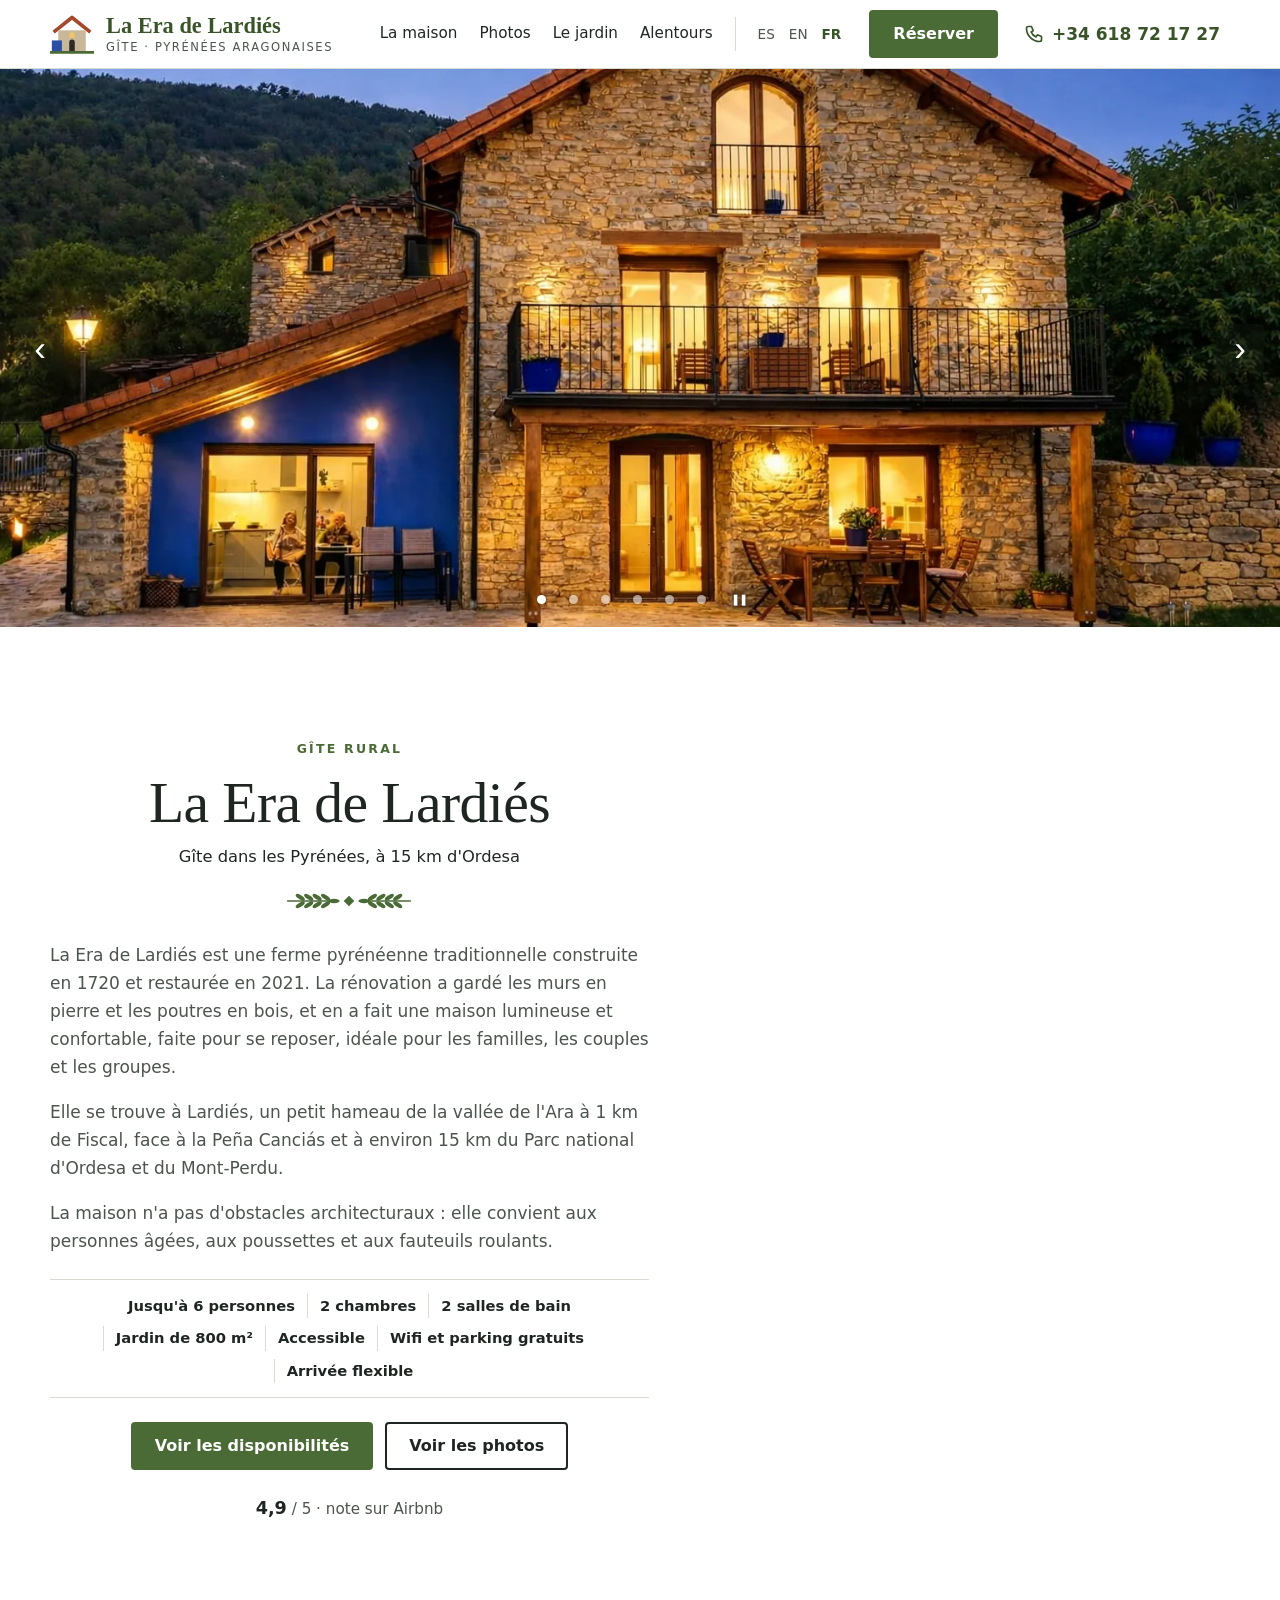
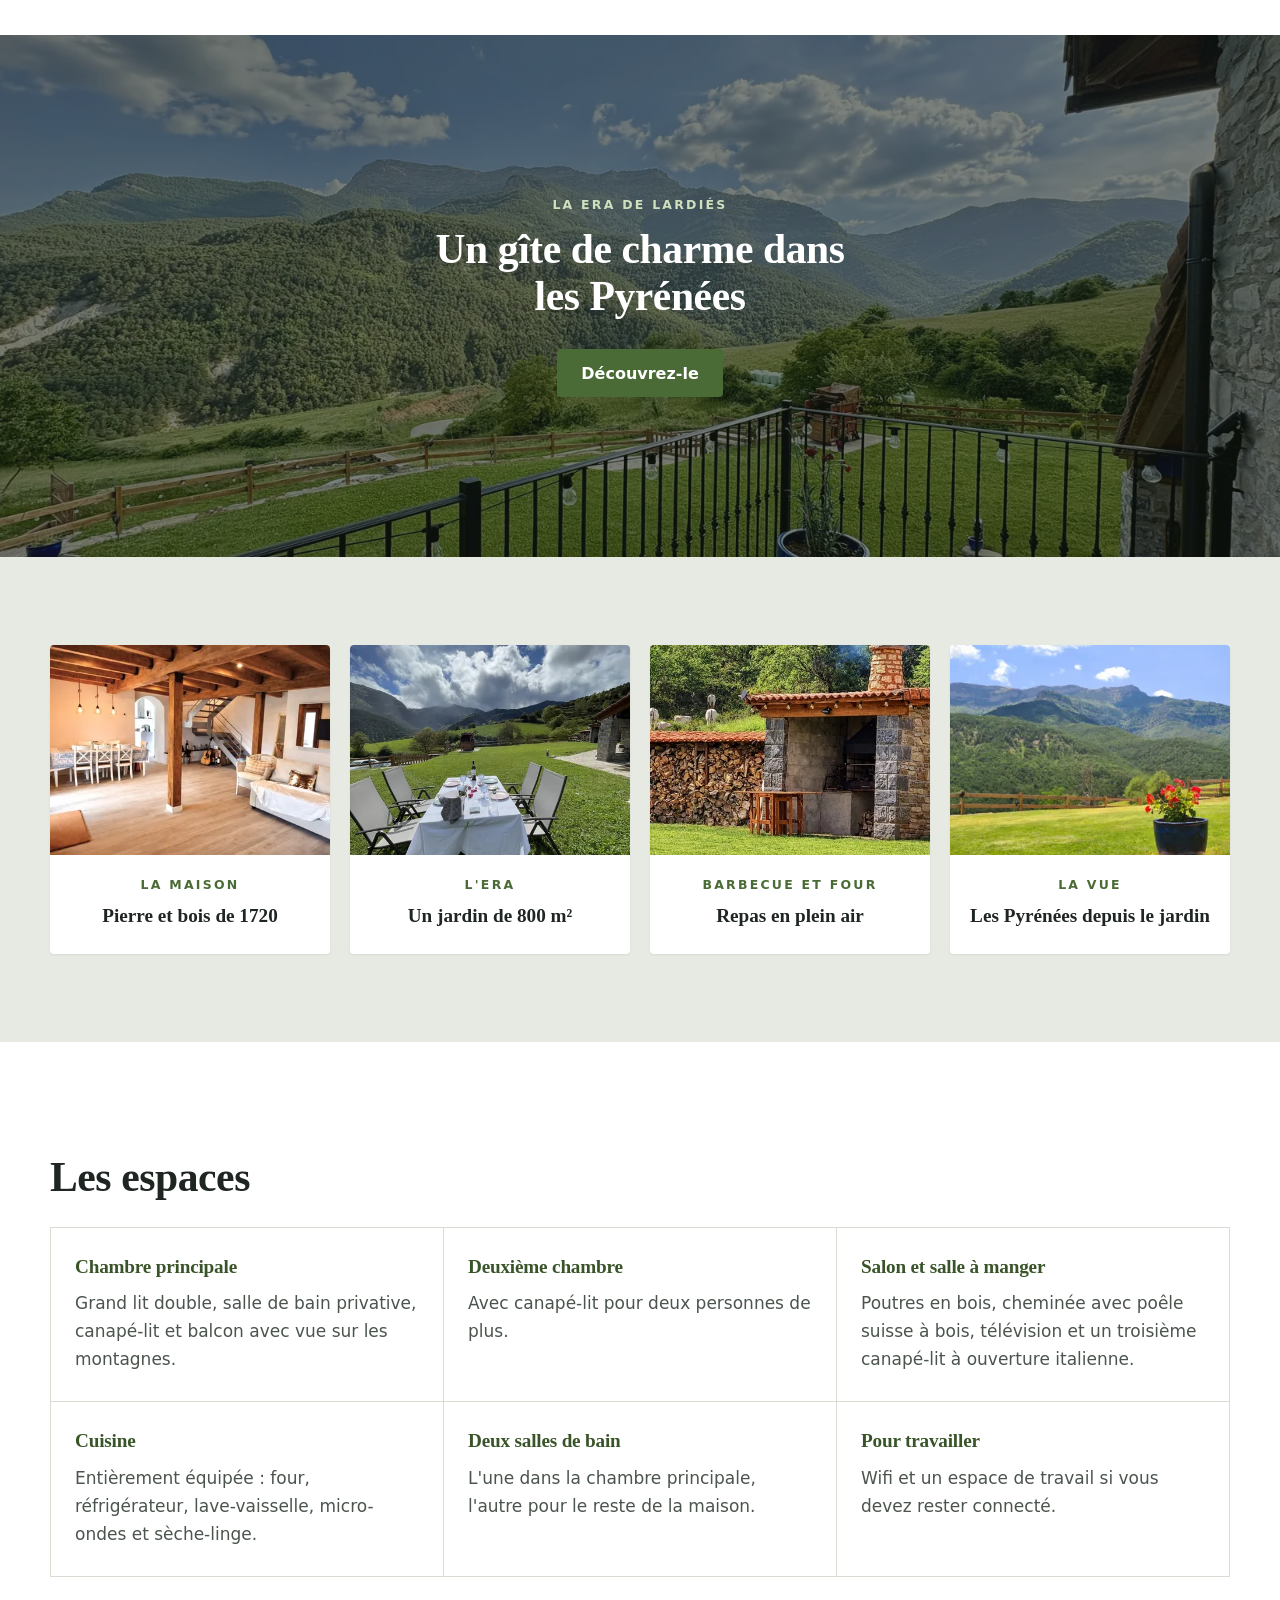
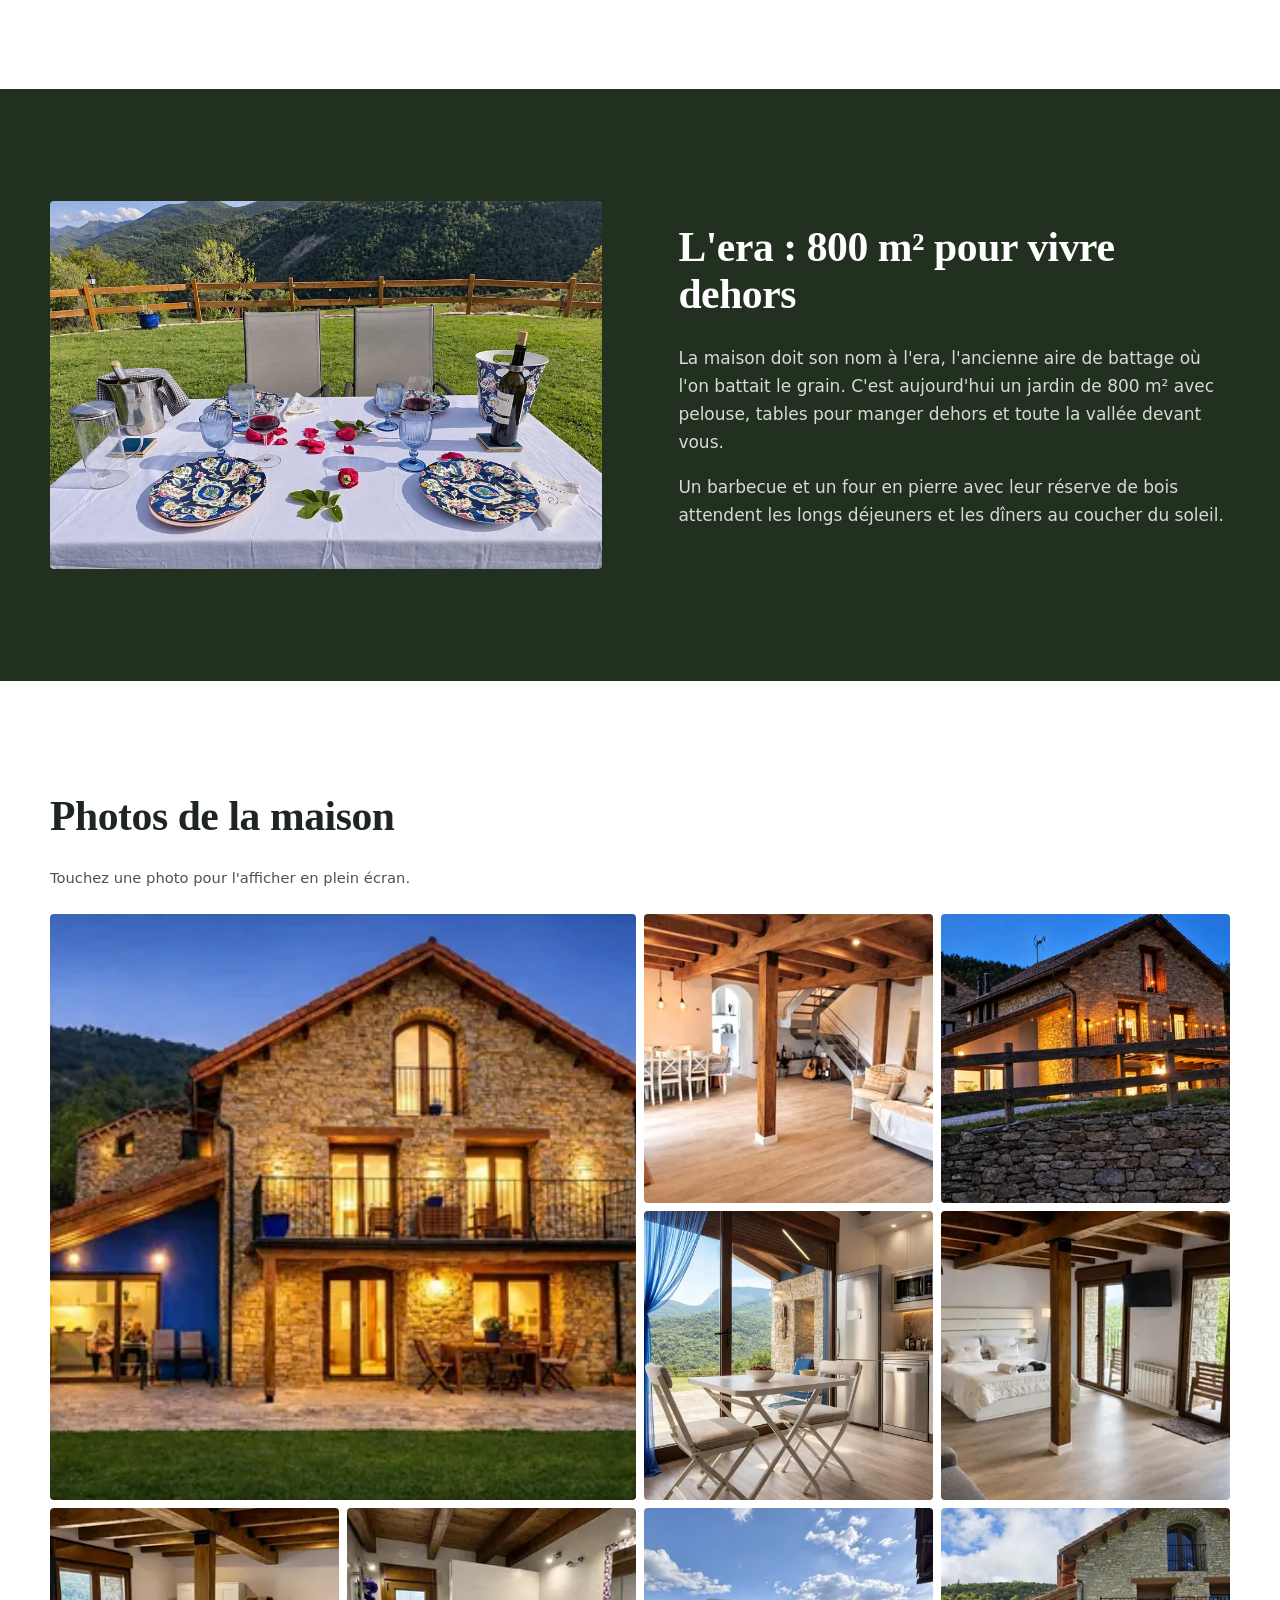
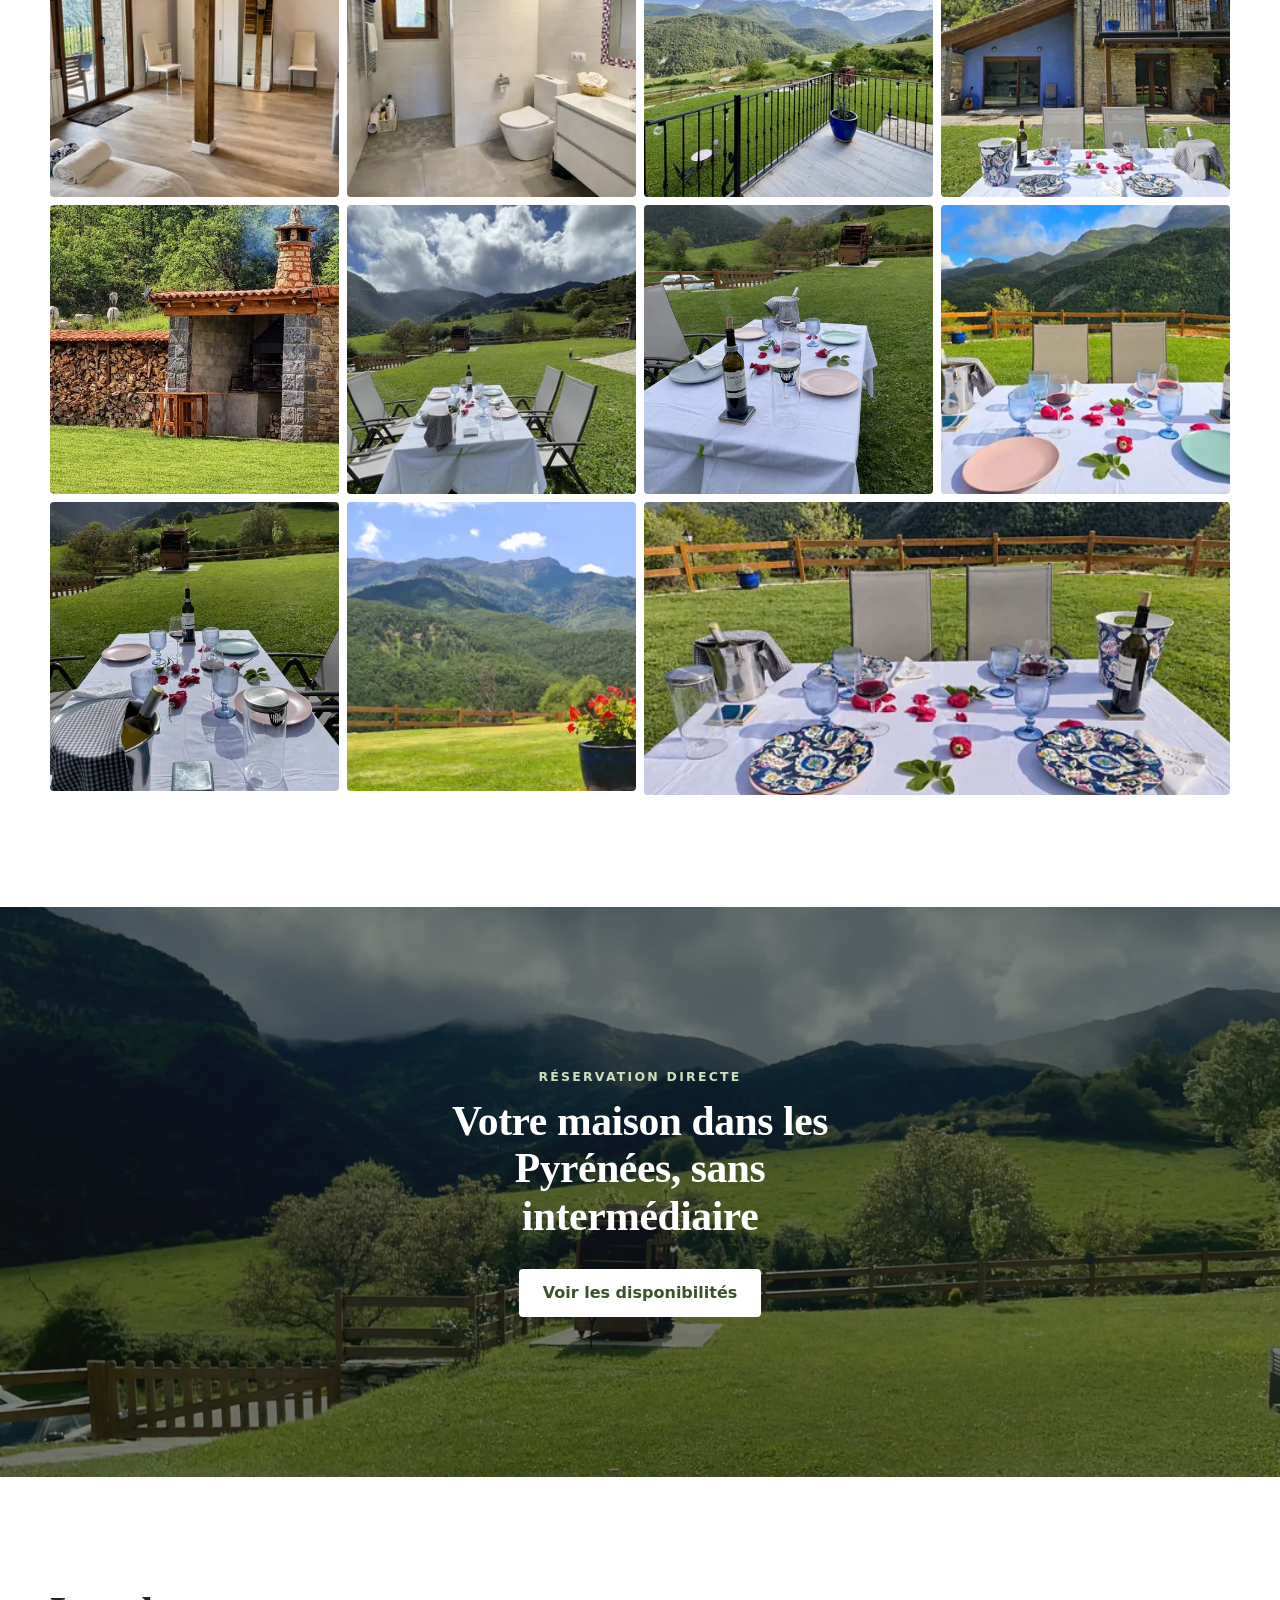
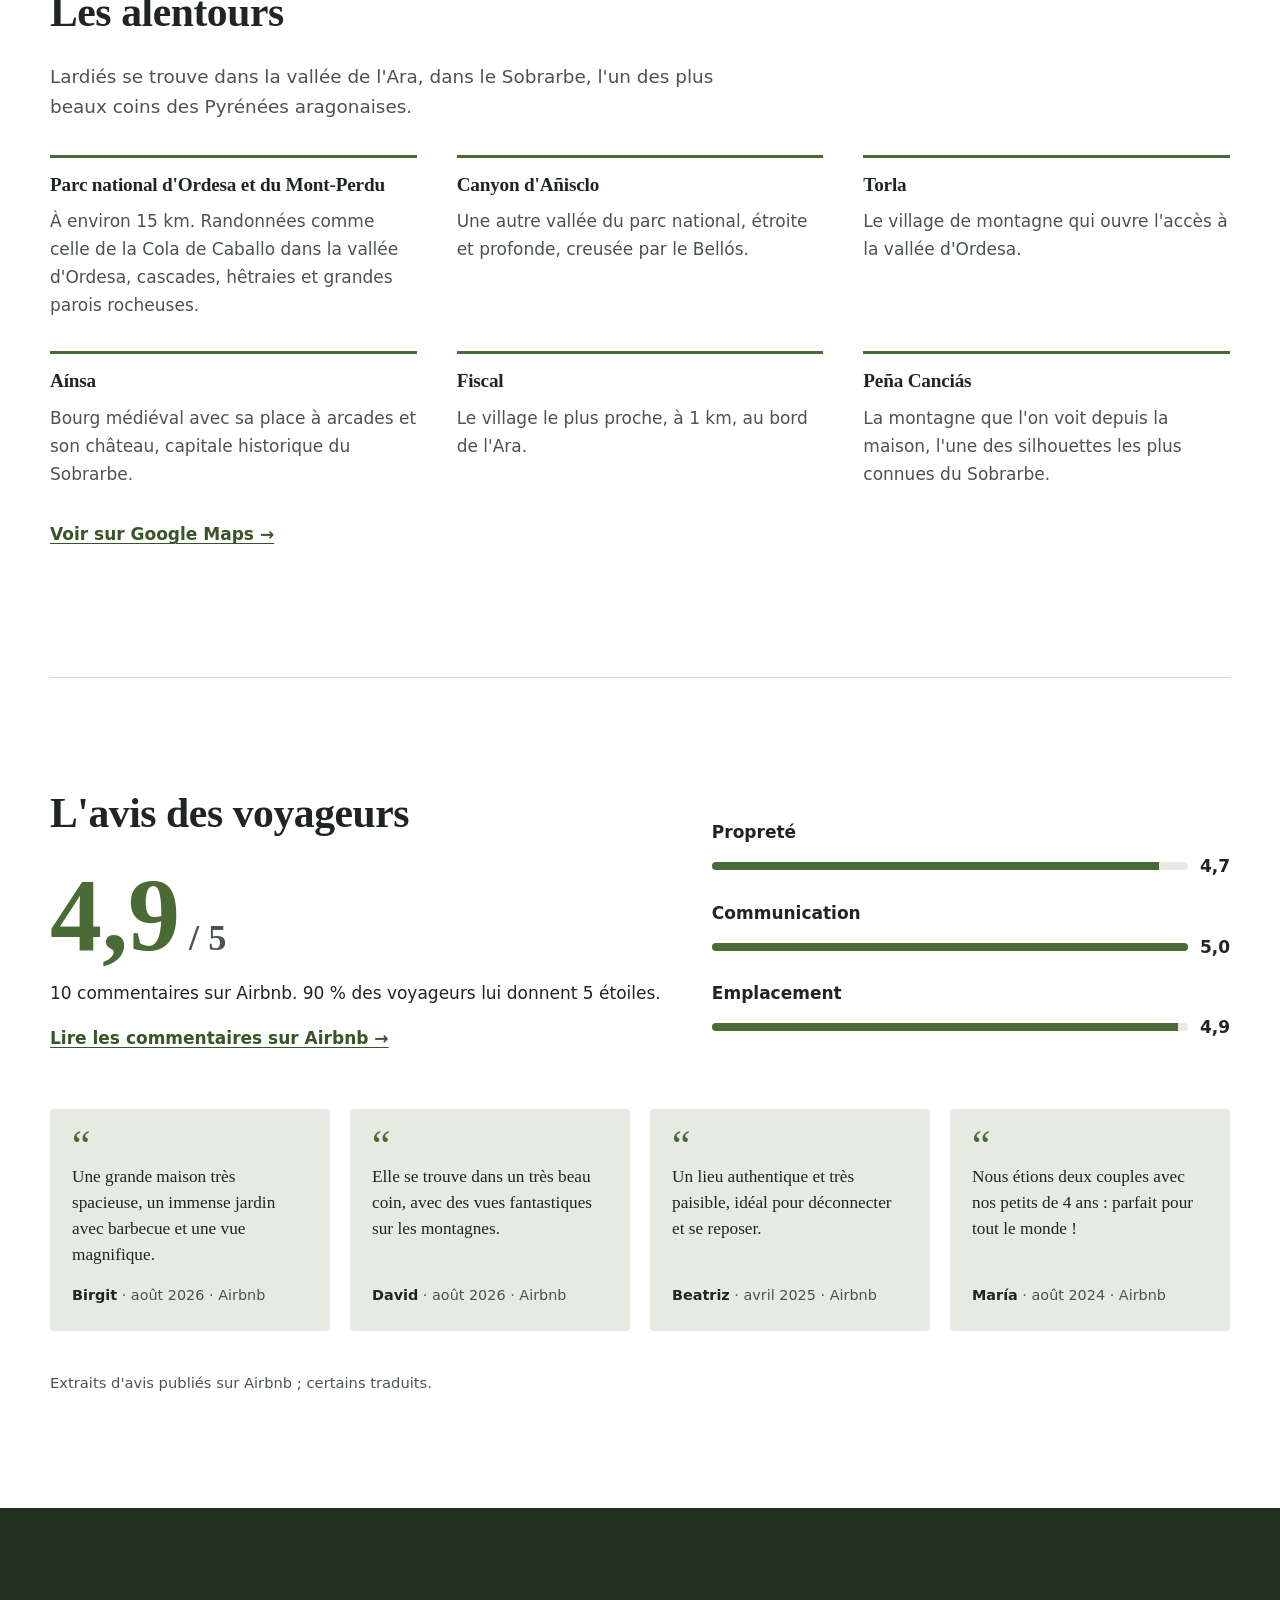
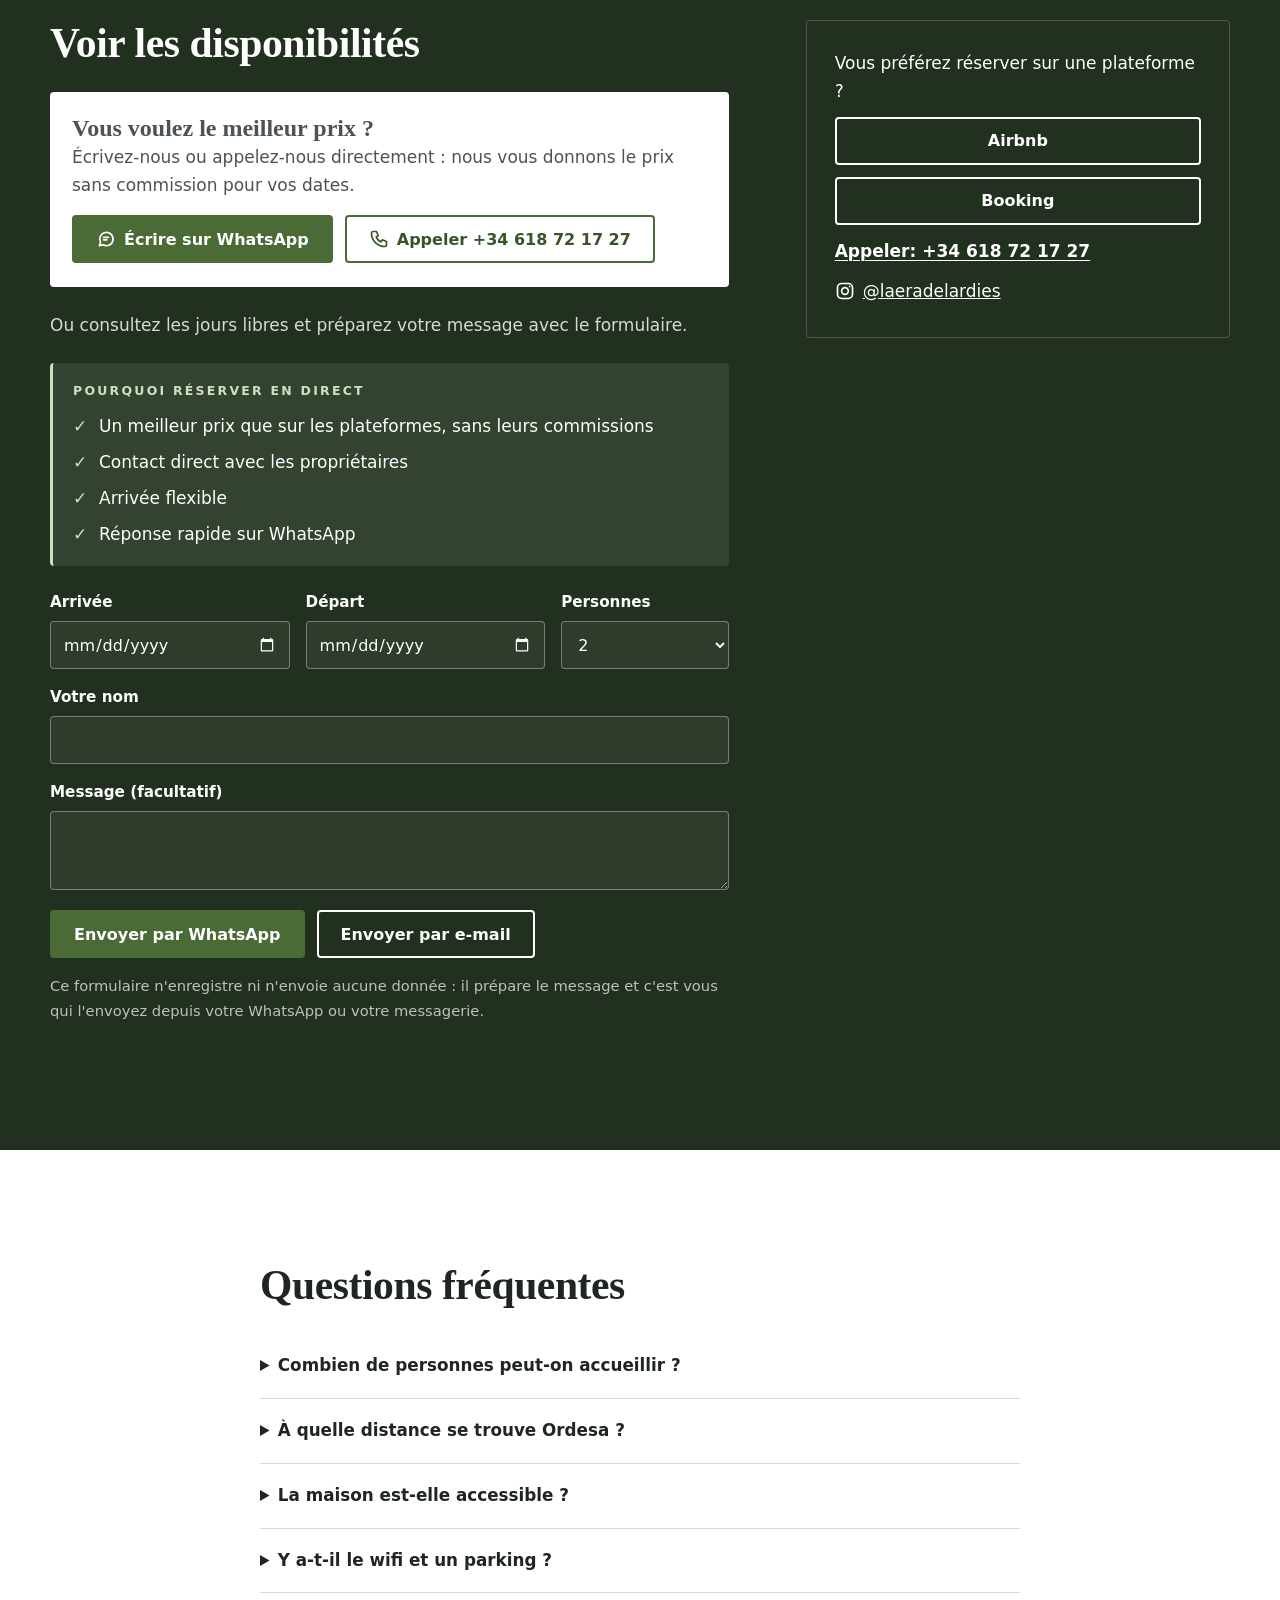
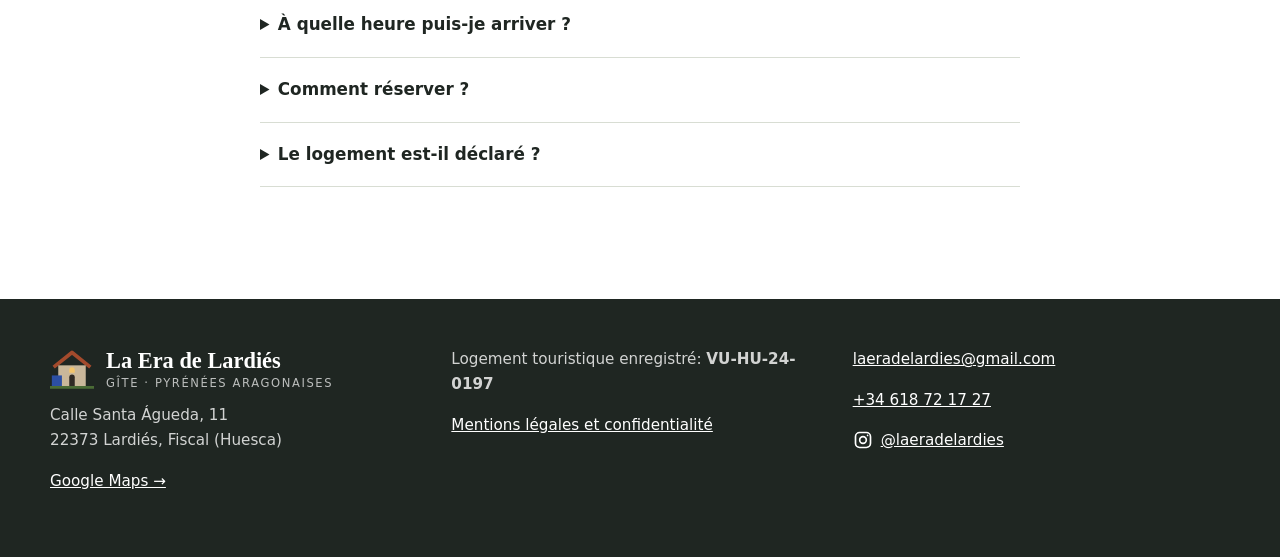
<file: fr/index.html>
<!doctype html>
<html lang="fr">
<head>
<meta charset="utf-8">
<meta name="viewport" content="width=device-width, initial-scale=1">
<title>La Era de Lardiés · Gîte près d&#39;Ordesa, Pyrénées aragonaises</title>
<meta name="description" content="Ferme en pierre de 1720 restaurée à Lardiés (Huesca), à 15 km du Parc national d&#39;Ordesa. Jusqu&#39;à 6 personnes, 2 chambres, 2 salles de bain et un jardin de 800 m² avec barbecue.">
<link rel="canonical" href="https://laeradelardies.com/fr/">
<link rel="alternate" hreflang="es" href="https://laeradelardies.com/">
<link rel="alternate" hreflang="en" href="https://laeradelardies.com/en/">
<link rel="alternate" hreflang="fr" href="https://laeradelardies.com/fr/">
<link rel="alternate" hreflang="x-default" href="https://laeradelardies.com/">
<meta property="og:type" content="website">
<meta property="og:site_name" content="La Era de Lardiés">
<meta property="og:title" content="La Era de Lardiés · Gîte près d&#39;Ordesa, Pyrénées aragonaises">
<meta property="og:description" content="Ferme en pierre de 1720 restaurée à Lardiés (Huesca), à 15 km du Parc national d&#39;Ordesa. Jusqu&#39;à 6 personnes, 2 chambres, 2 salles de bain et un jardin de 800 m² avec barbecue.">
<meta property="og:url" content="https://laeradelardies.com/fr/">
<meta property="og:image" content="https://laeradelardies.com/img/og-la-era-de-lardies.jpg">
<meta property="og:image:width" content="1200">
<meta property="og:image:height" content="630">
<meta property="og:locale" content="fr_FR">
<meta name="twitter:card" content="summary_large_image">
<meta name="theme-color" content="#1c2633">
<link rel="icon" href="/favicon.svg" type="image/svg+xml">
<link rel="preload" as="image" type="image/webp" imagesrcset="/img/fachada-anochecer-480.webp 480w, /img/fachada-anochecer-960.webp 960w, /img/fachada-anochecer-1536.webp 1536w" imagesizes="100vw" fetchpriority="high">
<link rel="stylesheet" href="/styles.css">
<script type="application/ld+json">{"@context":"https://schema.org","@type":"LodgingBusiness","name":"La Era de Lardiés","description":"Ferme en pierre de 1720 restaurée à Lardiés (Huesca), à 15 km du Parc national d'Ordesa. Jusqu'à 6 personnes, 2 chambres, 2 salles de bain et un jardin de 800 m² avec barbecue.","url":"https://laeradelardies.com/fr/","image":["https://laeradelardies.com/img/fachada-anochecer-1536.webp","https://laeradelardies.com/img/salon-comedor-vigas-1536.webp","https://laeradelardies.com/img/era-jardin-montanas-1600.webp","https://laeradelardies.com/img/balcon-vistas-valle-1600.webp"],"address":{"@type":"PostalAddress","streetAddress":"Calle Santa Águeda, 11","addressLocality":"Lardiés","addressRegion":"Huesca, Aragón","addressCountry":"ES","postalCode":"22373"},"geo":{"@type":"GeoCoordinates","latitude":42.4979915,"longitude":-0.1330118},"telephone":"+34618721727","email":"laeradelardies@gmail.com","numberOfRooms":2,"amenityFeature":[{"@type":"LocationFeatureSpecification","name":"Wifi","value":true},{"@type":"LocationFeatureSpecification","name":"Free parking","value":true},{"@type":"LocationFeatureSpecification","name":"Barbecue","value":true},{"@type":"LocationFeatureSpecification","name":"Fireplace","value":true},{"@type":"LocationFeatureSpecification","name":"Garden","value":true},{"@type":"LocationFeatureSpecification","name":"Wheelchair accessible","value":true},{"@type":"LocationFeatureSpecification","name":"Kitchen","value":true}],"sameAs":["https://www.airbnb.com/h/laeradelardies","https://www.booking.com/hotel/es/borda-en-paradisiaco-enclave.html","https://www.instagram.com/laeradelardies/"]}</script>
</head>
<body>
<a class="saltar" href="#contenido">Aller au contenu</a>
<header class="cabecera">
  <a class="logo" href="/fr/"><svg class="logo-icono" viewBox="0 0 48 48" aria-hidden="true"><path d="M4 22 24 6l20 16" fill="none" stroke="#a34a2c" stroke-width="4" stroke-linejoin="round"/><path d="M9 20h30v24H9z" fill="#c9b79a"/><path d="M21 44V33a3 3 0 0 1 6 0v11z" fill="#2f2a24"/><path d="M21 25a3 3 0 0 1 6 0v3h-6z" fill="#f2c46b"/><path d="M2 44h11V31H2z" fill="#2c4fa3"/><path d="M0 44h48" stroke="#4a6b35" stroke-width="3"/></svg><span class="logo-texto"><span class="logo-nombre">La Era de Lardiés</span><span class="logo-sub">Gîte · Pyrénées aragonaises</span></span></a>
  <a class="cabecera-tel" href="tel:+34618721727" aria-label="Appeler +34 618 72 17 27"><svg class="icono" viewBox="0 0 24 24" aria-hidden="true" fill="none" stroke="currentColor" stroke-width="2" stroke-linejoin="round"><path d="M5 3h4l2 5-2.5 1.5a11 11 0 0 0 6 6L16 13l5 2v4a2 2 0 0 1-2 2A16 16 0 0 1 3 5a2 2 0 0 1 2-2z"/></svg><span>+34 618 72 17 27</span></a>
  <button class="menu-boton" type="button" aria-expanded="false" aria-controls="menu">Menu</button>
  <nav id="menu" class="menu" aria-label="Menu">
    <a href="#casa">La maison</a>
    <a href="#fotos">Photos</a>
    <a href="#era">Le jardin</a>
    <a href="#entorno">Alentours</a>
    <div class="idiomas" aria-label="Langue"><a href="/" hreflang="es" lang="es">ES</a><a href="/en/" hreflang="en" lang="en">EN</a><a href="/fr/" hreflang="fr" lang="fr" aria-current="true">FR</a></div>
    <a class="boton" href="#reservar">Réserver</a>
  </nav>
</header>
<main id="contenido">

<section class="carrusel" aria-roledescription="carrusel" aria-label="Photos de La Era de Lardiés">
  <div class="carrusel-pista">
    <div class="diapo activa" role="group" aria-roledescription="diapositiva" aria-label="1 / 6"><img src="/img/fachada-anochecer-1536.webp" srcset="/img/fachada-anochecer-480.webp 480w, /img/fachada-anochecer-960.webp 960w, /img/fachada-anochecer-1536.webp 1536w" sizes="100vw" width="1536" height="1024" alt="Façade en pierre de La Era de Lardiés éclairée à la tombée de la nuit" fetchpriority="high" decoding="async"></div>
    <div class="diapo" role="group" aria-roledescription="diapositiva" aria-label="2 / 6" aria-hidden="true"><img src="/img/salon-comedor-vigas-1536.webp" srcset="/img/salon-comedor-vigas-480.webp 480w, /img/salon-comedor-vigas-960.webp 960w, /img/salon-comedor-vigas-1536.webp 1536w" sizes="100vw" width="1536" height="1024" alt="Salon et salle à manger avec poutres en bois et escalier" loading="lazy" decoding="async"></div>
    <div class="diapo" role="group" aria-roledescription="diapositiva" aria-label="3 / 6" aria-hidden="true"><img src="/img/dormitorio-balcon-1536.webp" srcset="/img/dormitorio-balcon-480.webp 480w, /img/dormitorio-balcon-960.webp 960w, /img/dormitorio-balcon-1536.webp 1536w" sizes="100vw" width="1536" height="1024" alt="Chambre donnant sur le balcon" loading="lazy" decoding="async"></div>
    <div class="diapo" role="group" aria-roledescription="diapositiva" aria-label="4 / 6" aria-hidden="true"><img src="/img/casa-iluminada-1424.webp" srcset="/img/casa-iluminada-480.webp 480w, /img/casa-iluminada-960.webp 960w, /img/casa-iluminada-1424.webp 1424w" sizes="100vw" width="1424" height="1104" alt="La maison illuminée à la tombée de la nuit près de la clôture en bois" loading="lazy" decoding="async"></div>
    <div class="diapo" role="group" aria-roledescription="diapositiva" aria-label="5 / 6" aria-hidden="true"><img src="/img/dormitorio-principal-1536.webp" srcset="/img/dormitorio-principal-480.webp 480w, /img/dormitorio-principal-960.webp 960w, /img/dormitorio-principal-1536.webp 1536w" sizes="100vw" width="1536" height="1024" alt="Chambre principale avec canapé-lit" loading="lazy" decoding="async"></div>
    <div class="diapo" role="group" aria-roledescription="diapositiva" aria-label="6 / 6" aria-hidden="true"><img src="/img/fachada-piedra-1600.webp" srcset="/img/fachada-piedra-480.webp 480w, /img/fachada-piedra-960.webp 960w, /img/fachada-piedra-1600.webp 1600w" sizes="100vw" width="1600" height="1200" alt="Façade en pierre avec balcon en bois et mur bleu" loading="lazy" decoding="async"></div>
  </div>
  <button type="button" class="carrusel-flecha anterior" aria-label="Photo précédente">‹</button>
  <button type="button" class="carrusel-flecha siguiente" aria-label="Photo suivante">›</button>
  <div class="carrusel-puntos">
    <button type="button" aria-label="Aller à la photo 1" aria-current="true"></button><button type="button" aria-label="Aller à la photo 2"></button><button type="button" aria-label="Aller à la photo 3"></button><button type="button" aria-label="Aller à la photo 4"></button><button type="button" aria-label="Aller à la photo 5"></button><button type="button" aria-label="Aller à la photo 6"></button>
    <button type="button" class="carrusel-pausa" data-pausa="Pause" data-seguir="Lecture" aria-label="Pause">❚❚</button>
  </div>
</section>

<section id="casa" class="seccion contenedor presentacion">
  <div class="presentacion-texto">
    <p class="antetitulo">Gîte rural</p>
    <h1>La Era de Lardiés</h1>
    <p class="presentacion-lugar">Gîte dans les Pyrénées, à 15 km d&#39;Ordesa</p>
    <svg class="espigas" viewBox="0 0 160 24" aria-hidden="true" fill="currentColor"><g transform="translate(14 12)"><path d="M0 0H52" stroke="currentColor" stroke-width="1.6"/><ellipse cx="14" cy="-4" rx="5.5" ry="2.3" transform="rotate(32 14 -4)"/><ellipse cx="14" cy="4" rx="5.5" ry="2.3" transform="rotate(-32 14 4)"/><ellipse cx="23" cy="-4" rx="5.5" ry="2.3" transform="rotate(32 23 -4)"/><ellipse cx="23" cy="4" rx="5.5" ry="2.3" transform="rotate(-32 23 4)"/><ellipse cx="32" cy="-4" rx="5.5" ry="2.3" transform="rotate(32 32 -4)"/><ellipse cx="32" cy="4" rx="5.5" ry="2.3" transform="rotate(-32 32 4)"/><ellipse cx="41" cy="-4" rx="5.5" ry="2.3" transform="rotate(32 41 -4)"/><ellipse cx="41" cy="4" rx="5.5" ry="2.3" transform="rotate(-32 41 4)"/><ellipse cx="50" cy="0" rx="6" ry="2.4"/></g><g transform="translate(146 12) scale(-1 1)"><path d="M0 0H52" stroke="currentColor" stroke-width="1.6"/><ellipse cx="14" cy="-4" rx="5.5" ry="2.3" transform="rotate(32 14 -4)"/><ellipse cx="14" cy="4" rx="5.5" ry="2.3" transform="rotate(-32 14 4)"/><ellipse cx="23" cy="-4" rx="5.5" ry="2.3" transform="rotate(32 23 -4)"/><ellipse cx="23" cy="4" rx="5.5" ry="2.3" transform="rotate(-32 23 4)"/><ellipse cx="32" cy="-4" rx="5.5" ry="2.3" transform="rotate(32 32 -4)"/><ellipse cx="32" cy="4" rx="5.5" ry="2.3" transform="rotate(-32 32 4)"/><ellipse cx="41" cy="-4" rx="5.5" ry="2.3" transform="rotate(32 41 -4)"/><ellipse cx="41" cy="4" rx="5.5" ry="2.3" transform="rotate(-32 41 4)"/><ellipse cx="50" cy="0" rx="6" ry="2.4"/></g><rect x="76" y="8" width="8" height="8" transform="rotate(45 80 12)"/></svg>
    <p>La Era de Lardiés est une ferme pyrénéenne traditionnelle construite en 1720 et restaurée en 2021. La rénovation a gardé les murs en pierre et les poutres en bois, et en a fait une maison lumineuse et confortable, faite pour se reposer, idéale pour les familles, les couples et les groupes.</p>
    <p>Elle se trouve à Lardiés, un petit hameau de la vallée de l&#39;Ara à 1 km de Fiscal, face à la Peña Canciás et à environ 15 km du Parc national d&#39;Ordesa et du Mont-Perdu.</p>
    <p>La maison n&#39;a pas d&#39;obstacles architecturaux : elle convient aux personnes âgées, aux poussettes et aux fauteuils roulants.</p>
    <ul class="datos"><li>Jusqu&#39;à 6 personnes</li><li>2 chambres</li><li>2 salles de bain</li><li>Jardin de 800 m²</li><li>Accessible</li><li>Wifi et parking gratuits</li><li>Arrivée flexible</li></ul>
    <div class="acciones">
      <a class="boton" href="#reservar">Voir les disponibilités</a>
      <a class="boton boton-borde" href="#fotos">Voir les photos</a>
    </div>
    <p class="nota-airbnb"><strong>4,9</strong> / 5 · note sur Airbnb</p>
  </div>
  <img src="/img/fachada-piedra-1600.webp" srcset="/img/fachada-piedra-480.webp 480w, /img/fachada-piedra-960.webp 960w, /img/fachada-piedra-1600.webp 1600w" sizes="(min-width: 900px) 40vw, 100vw" width="1600" height="1200" alt="Façade en pierre avec balcon en bois et mur bleu" class="presentacion-foto" loading="lazy" decoding="async">
</section>

<section class="franja-foto franja-descubre">
  <img src="/img/balcon-vistas-valle-1600.webp" srcset="/img/balcon-vistas-valle-480.webp 480w, /img/balcon-vistas-valle-960.webp 960w, /img/balcon-vistas-valle-1600.webp 1600w" sizes="100vw" width="1600" height="1200" alt="Balcon avec vue sur la vallée et les Pyrénées" class="franja-fondo" loading="lazy" decoding="async">
  <div class="contenedor franja-texto">
    <p class="antetitulo">La Era de Lardiés</p>
    <h2>Un gîte de charme dans les Pyrénées</h2>
    <a class="boton" href="#fotos">Découvrez-le</a>
  </div>
</section>

<section class="destacados-fondo" aria-label="La maison">
  <div class="contenedor destacados">
    <a class="tarjeta" href="#espacios"><img src="/img/salon-comedor-vigas-1536.webp" srcset="/img/salon-comedor-vigas-480.webp 480w, /img/salon-comedor-vigas-960.webp 960w, /img/salon-comedor-vigas-1536.webp 1536w" sizes="(min-width: 900px) 25vw, (min-width: 600px) 50vw, 100vw" width="1536" height="1024" alt="Salon et salle à manger avec poutres en bois et escalier" loading="lazy" decoding="async"><span class="tarjeta-texto"><span class="antetitulo">La maison</span><span class="tarjeta-titulo">Pierre et bois de 1720</span></span></a>
    <a class="tarjeta" href="#era"><img src="/img/era-jardin-montanas-1600.webp" srcset="/img/era-jardin-montanas-480.webp 480w, /img/era-jardin-montanas-960.webp 960w, /img/era-jardin-montanas-1600.webp 1600w" sizes="(min-width: 900px) 25vw, (min-width: 600px) 50vw, 100vw" width="1600" height="1200" alt="Table et chaises du jardin face aux montagnes" loading="lazy" decoding="async"><span class="tarjeta-texto"><span class="antetitulo">L&#39;era</span><span class="tarjeta-titulo">Un jardin de 800 m²</span></span></a>
    <a class="tarjeta" href="#era"><img src="/img/horno-barbacoa-lena-1024.webp" srcset="/img/horno-barbacoa-lena-480.webp 480w, /img/horno-barbacoa-lena-960.webp 960w, /img/horno-barbacoa-lena-1024.webp 1024w" sizes="(min-width: 900px) 25vw, (min-width: 600px) 50vw, 100vw" width="1024" height="1536" alt="Barbecue et four en pierre avec réserve de bois dans le jardin" loading="lazy" decoding="async"><span class="tarjeta-texto"><span class="antetitulo">Barbecue et four</span><span class="tarjeta-titulo">Repas en plein air</span></span></a>
    <a class="tarjeta" href="#fotos"><img src="/img/vistas-pirineo-era-1600.webp" srcset="/img/vistas-pirineo-era-480.webp 480w, /img/vistas-pirineo-era-960.webp 960w, /img/vistas-pirineo-era-1600.webp 1600w" sizes="(min-width: 900px) 25vw, (min-width: 600px) 50vw, 100vw" width="1600" height="979" alt="Vue sur les Pyrénées depuis le jardin, avec un pot de géraniums" loading="lazy" decoding="async"><span class="tarjeta-texto"><span class="antetitulo">La vue</span><span class="tarjeta-titulo">Les Pyrénées depuis le jardin</span></span></a>
  </div>
</section>

<section class="seccion contenedor" aria-labelledby="espacios">
  <h2 id="espacios">Les espaces</h2>
  <div class="espacios">
    <div class="espacio"><h3>Chambre principale</h3><p>Grand lit double, salle de bain privative, canapé-lit et balcon avec vue sur les montagnes.</p></div>
    <div class="espacio"><h3>Deuxième chambre</h3><p>Avec canapé-lit pour deux personnes de plus.</p></div>
    <div class="espacio"><h3>Salon et salle à manger</h3><p>Poutres en bois, cheminée avec poêle suisse à bois, télévision et un troisième canapé-lit à ouverture italienne.</p></div>
    <div class="espacio"><h3>Cuisine</h3><p>Entièrement équipée : four, réfrigérateur, lave-vaisselle, micro-ondes et sèche-linge.</p></div>
    <div class="espacio"><h3>Deux salles de bain</h3><p>L&#39;une dans la chambre principale, l&#39;autre pour le reste de la maison.</p></div>
    <div class="espacio"><h3>Pour travailler</h3><p>Wifi et un espace de travail si vous devez rester connecté.</p></div>
  </div>
</section>

<section id="era" class="banda">
  <div class="contenedor dos-columnas invertida">
    <div class="texto">
      <h2>L&#39;era : 800 m² pour vivre dehors</h2>
      <p>La maison doit son nom à l&#39;era, l&#39;ancienne aire de battage où l&#39;on battait le grain. C&#39;est aujourd&#39;hui un jardin de 800 m² avec pelouse, tables pour manger dehors et toute la vallée devant vous.</p>
      <p>Un barbecue et un four en pierre avec leur réserve de bois attendent les longs déjeuners et les dîners au coucher du soleil.</p>
    </div>
    <div class="era-fotos">
      <img src="/img/era-mesa-jardin-1536.webp" srcset="/img/era-mesa-jardin-480.webp 480w, /img/era-mesa-jardin-960.webp 960w, /img/era-mesa-jardin-1536.webp 1536w" sizes="(min-width: 900px) 50vw, 100vw" width="1536" height="1024" alt="Table dressée dans le jardin avec vaisselle en céramique et vue sur la montagne" loading="lazy" decoding="async">
    </div>
  </div>
</section>

<section id="fotos" class="seccion contenedor" aria-labelledby="titulo-fotos">
  <h2 id="titulo-fotos">Photos de la maison</h2>
  <p class="ayuda">Touchez une photo pour l&#39;afficher en plein écran.</p>
  <div class="galeria">
    <button type="button" class="galeria-item" data-indice="0" data-grande="/img/fachada-anochecer-1536.webp"><img src="/img/fachada-anochecer-1536.webp" srcset="/img/fachada-anochecer-480.webp 480w, /img/fachada-anochecer-960.webp 960w, /img/fachada-anochecer-1536.webp 1536w" sizes="(min-width: 900px) 25vw, 50vw" width="1536" height="1024" alt="Façade en pierre de La Era de Lardiés éclairée à la tombée de la nuit" loading="lazy" decoding="async"></button>
    <button type="button" class="galeria-item" data-indice="1" data-grande="/img/salon-comedor-vigas-1536.webp"><img src="/img/salon-comedor-vigas-1536.webp" srcset="/img/salon-comedor-vigas-480.webp 480w, /img/salon-comedor-vigas-960.webp 960w, /img/salon-comedor-vigas-1536.webp 1536w" sizes="(min-width: 900px) 25vw, 50vw" width="1536" height="1024" alt="Salon et salle à manger avec poutres en bois et escalier" loading="lazy" decoding="async"></button>
    <button type="button" class="galeria-item" data-indice="2" data-grande="/img/casa-iluminada-1424.webp"><img src="/img/casa-iluminada-1424.webp" srcset="/img/casa-iluminada-480.webp 480w, /img/casa-iluminada-960.webp 960w, /img/casa-iluminada-1424.webp 1424w" sizes="(min-width: 900px) 25vw, 50vw" width="1424" height="1104" alt="La maison illuminée à la tombée de la nuit près de la clôture en bois" loading="lazy" decoding="async"></button>
    <button type="button" class="galeria-item" data-indice="3" data-grande="/img/comedor-ventanal-1024.webp"><img src="/img/comedor-ventanal-1024.webp" srcset="/img/comedor-ventanal-480.webp 480w, /img/comedor-ventanal-960.webp 960w, /img/comedor-ventanal-1024.webp 1024w" sizes="(min-width: 900px) 25vw, 50vw" width="1024" height="1426" alt="Table près de la baie vitrée avec vue sur la montagne" loading="lazy" decoding="async"></button>
    <button type="button" class="galeria-item" data-indice="4" data-grande="/img/dormitorio-balcon-1536.webp"><img src="/img/dormitorio-balcon-1536.webp" srcset="/img/dormitorio-balcon-480.webp 480w, /img/dormitorio-balcon-960.webp 960w, /img/dormitorio-balcon-1536.webp 1536w" sizes="(min-width: 900px) 25vw, 50vw" width="1536" height="1024" alt="Chambre donnant sur le balcon" loading="lazy" decoding="async"></button>
    <button type="button" class="galeria-item" data-indice="5" data-grande="/img/dormitorio-principal-1536.webp"><img src="/img/dormitorio-principal-1536.webp" srcset="/img/dormitorio-principal-480.webp 480w, /img/dormitorio-principal-960.webp 960w, /img/dormitorio-principal-1536.webp 1536w" sizes="(min-width: 900px) 25vw, 50vw" width="1536" height="1024" alt="Chambre principale avec canapé-lit" loading="lazy" decoding="async"></button>
    <button type="button" class="galeria-item" data-indice="6" data-grande="/img/bano-1536.webp"><img src="/img/bano-1536.webp" srcset="/img/bano-480.webp 480w, /img/bano-960.webp 960w, /img/bano-1536.webp 1536w" sizes="(min-width: 900px) 25vw, 50vw" width="1536" height="1024" alt="Salle de bain" loading="lazy" decoding="async"></button>
    <button type="button" class="galeria-item" data-indice="7" data-grande="/img/balcon-vistas-valle-1600.webp"><img src="/img/balcon-vistas-valle-1600.webp" srcset="/img/balcon-vistas-valle-480.webp 480w, /img/balcon-vistas-valle-960.webp 960w, /img/balcon-vistas-valle-1600.webp 1600w" sizes="(min-width: 900px) 25vw, 50vw" width="1600" height="1200" alt="Balcon avec vue sur la vallée et les Pyrénées" loading="lazy" decoding="async"></button>
    <button type="button" class="galeria-item" data-indice="8" data-grande="/img/fachada-piedra-1600.webp"><img src="/img/fachada-piedra-1600.webp" srcset="/img/fachada-piedra-480.webp 480w, /img/fachada-piedra-960.webp 960w, /img/fachada-piedra-1600.webp 1600w" sizes="(min-width: 900px) 25vw, 50vw" width="1600" height="1200" alt="Façade en pierre avec balcon en bois et mur bleu" loading="lazy" decoding="async"></button>
    <button type="button" class="galeria-item" data-indice="9" data-grande="/img/horno-barbacoa-lena-1024.webp"><img src="/img/horno-barbacoa-lena-1024.webp" srcset="/img/horno-barbacoa-lena-480.webp 480w, /img/horno-barbacoa-lena-960.webp 960w, /img/horno-barbacoa-lena-1024.webp 1024w" sizes="(min-width: 900px) 25vw, 50vw" width="1024" height="1536" alt="Barbecue et four en pierre avec réserve de bois dans le jardin" loading="lazy" decoding="async"></button>
    <button type="button" class="galeria-item" data-indice="10" data-grande="/img/era-jardin-montanas-1600.webp"><img src="/img/era-jardin-montanas-1600.webp" srcset="/img/era-jardin-montanas-480.webp 480w, /img/era-jardin-montanas-960.webp 960w, /img/era-jardin-montanas-1600.webp 1600w" sizes="(min-width: 900px) 25vw, 50vw" width="1600" height="1200" alt="Table et chaises du jardin face aux montagnes" loading="lazy" decoding="async"></button>
    <button type="button" class="galeria-item" data-indice="11" data-grande="/img/era-mesa-pirineo-1600.webp"><img src="/img/era-mesa-pirineo-1600.webp" srcset="/img/era-mesa-pirineo-480.webp 480w, /img/era-mesa-pirineo-960.webp 960w, /img/era-mesa-pirineo-1600.webp 1600w" sizes="(min-width: 900px) 25vw, 50vw" width="1600" height="2133" alt="Table dressée dans le jardin avec les Pyrénées au fond" loading="lazy" decoding="async"></button>
    <button type="button" class="galeria-item" data-indice="12" data-grande="/img/comida-era-valle-1080.webp"><img src="/img/comida-era-valle-1080.webp" srcset="/img/comida-era-valle-480.webp 480w, /img/comida-era-valle-960.webp 960w, /img/comida-era-valle-1080.webp 1080w" sizes="(min-width: 900px) 25vw, 50vw" width="1080" height="779" alt="Table avec vin et vue sur la vallée" loading="lazy" decoding="async"></button>
    <button type="button" class="galeria-item" data-indice="13" data-grande="/img/mesa-era-vistas-1600.webp"><img src="/img/mesa-era-vistas-1600.webp" srcset="/img/mesa-era-vistas-480.webp 480w, /img/mesa-era-vistas-960.webp 960w, /img/mesa-era-vistas-1600.webp 1600w" sizes="(min-width: 900px) 25vw, 50vw" width="1600" height="2133" alt="Repas en plein air dans le jardin" loading="lazy" decoding="async"></button>
    <button type="button" class="galeria-item" data-indice="14" data-grande="/img/vistas-pirineo-era-1600.webp"><img src="/img/vistas-pirineo-era-1600.webp" srcset="/img/vistas-pirineo-era-480.webp 480w, /img/vistas-pirineo-era-960.webp 960w, /img/vistas-pirineo-era-1600.webp 1600w" sizes="(min-width: 900px) 25vw, 50vw" width="1600" height="979" alt="Vue sur les Pyrénées depuis le jardin, avec un pot de géraniums" loading="lazy" decoding="async"></button>
    <button type="button" class="galeria-item ancha" data-indice="15" data-grande="/img/era-mesa-jardin-1536.webp"><img src="/img/era-mesa-jardin-1536.webp" srcset="/img/era-mesa-jardin-480.webp 480w, /img/era-mesa-jardin-960.webp 960w, /img/era-mesa-jardin-1536.webp 1536w" sizes="(min-width: 900px) 25vw, 50vw" width="1536" height="1024" alt="Table dressée dans le jardin avec vaisselle en céramique et vue sur la montagne" loading="lazy" decoding="async"></button>
  </div>
  <dialog class="visor" aria-label="Photos de la maison">
    <img alt="">
    <p class="visor-pie"></p>
    <button type="button" class="visor-cerrar" aria-label="Fermer">×</button>
    <button type="button" class="visor-anterior" aria-label="Précédente">‹</button>
    <button type="button" class="visor-siguiente" aria-label="Suivante">›</button>
  </dialog>
</section>

<section class="franja-foto">
  <img src="/img/cielo-valle-1600.webp" srcset="/img/cielo-valle-480.webp 480w, /img/cielo-valle-960.webp 960w, /img/cielo-valle-1600.webp 1600w" sizes="100vw" width="1600" height="2647" alt="Ciel et vallée vus du jardin" class="franja-fondo" loading="lazy" decoding="async">
  <div class="contenedor franja-texto">
    <p class="antetitulo">Réservation directe</p>
    <h2>Votre maison dans les Pyrénées, sans intermédiaire</h2>
    <a class="boton boton-blanco" href="#reservar">Voir les disponibilités</a>
  </div>
</section>

<section id="entorno" class="seccion contenedor" aria-labelledby="titulo-entorno">
  <h2 id="titulo-entorno">Les alentours</h2>
  <p class="entradilla">Lardiés se trouve dans la vallée de l&#39;Ara, dans le Sobrarbe, l&#39;un des plus beaux coins des Pyrénées aragonaises.</p>
  <div class="lugares">
    <div class="lugar"><h3>Parc national d&#39;Ordesa et du Mont-Perdu</h3><p>À environ 15 km. Randonnées comme celle de la Cola de Caballo dans la vallée d&#39;Ordesa, cascades, hêtraies et grandes parois rocheuses.</p></div>
    <div class="lugar"><h3>Canyon d&#39;Añisclo</h3><p>Une autre vallée du parc national, étroite et profonde, creusée par le Bellós.</p></div>
    <div class="lugar"><h3>Torla</h3><p>Le village de montagne qui ouvre l&#39;accès à la vallée d&#39;Ordesa.</p></div>
    <div class="lugar"><h3>Aínsa</h3><p>Bourg médiéval avec sa place à arcades et son château, capitale historique du Sobrarbe.</p></div>
    <div class="lugar"><h3>Fiscal</h3><p>Le village le plus proche, à 1 km, au bord de l&#39;Ara.</p></div>
    <div class="lugar"><h3>Peña Canciás</h3><p>La montagne que l&#39;on voit depuis la maison, l&#39;une des silhouettes les plus connues du Sobrarbe.</p></div>
  </div>
  <p><a class="enlace" href="https://maps.app.goo.gl/Tm1aCKDTRc98eSfA8" target="_blank" rel="noopener">Voir sur Google Maps →</a></p>
</section>

<section id="opiniones" class="seccion contenedor opiniones" aria-labelledby="titulo-opiniones">
  <div>
    <h2 id="titulo-opiniones">L&#39;avis des voyageurs</h2>
    <p class="nota-grande">4,9<span> / 5</span></p>
    <p>10 commentaires sur Airbnb. 90 % des voyageurs lui donnent 5 étoiles.</p>
    <p><a class="enlace" href="https://www.airbnb.com/h/laeradelardies" target="_blank" rel="noopener">Lire les commentaires sur Airbnb →</a></p>
  </div>
  <dl class="criterios">
    <div><dt>Propreté</dt><dd><span class="barra" style="--valor:0.9400000000000001"></span>4,7</dd></div>
    <div><dt>Communication</dt><dd><span class="barra" style="--valor:1"></span>5,0</dd></div>
    <div><dt>Emplacement</dt><dd><span class="barra" style="--valor:0.9800000000000001"></span>4,9</dd></div>
  </dl>
  <div class="resenas">
    <figure class="resena"><blockquote><p>Une grande maison très spacieuse, un immense jardin avec barbecue et une vue magnifique.</p></blockquote><figcaption><strong>Birgit</strong> · août 2026 · Airbnb</figcaption></figure>
    <figure class="resena"><blockquote><p>Elle se trouve dans un très beau coin, avec des vues fantastiques sur les montagnes.</p></blockquote><figcaption><strong>David</strong> · août 2026 · Airbnb</figcaption></figure>
    <figure class="resena"><blockquote><p>Un lieu authentique et très paisible, idéal pour déconnecter et se reposer.</p></blockquote><figcaption><strong>Beatriz</strong> · avril 2025 · Airbnb</figcaption></figure>
    <figure class="resena"><blockquote><p>Nous étions deux couples avec nos petits de 4 ans : parfait pour tout le monde !</p></blockquote><figcaption><strong>María</strong> · août 2024 · Airbnb</figcaption></figure>
  </div>
  <p class="ayuda resenas-nota">Extraits d&#39;avis publiés sur Airbnb ; certains traduits.</p>
</section>

<section id="reservar" class="banda reservar">
  <div class="contenedor dos-columnas">
    <div class="texto">
      <h2>Voir les disponibilités</h2>
      <div class="contacto-directo">
        <p class="contacto-titulo">Vous voulez le meilleur prix ?</p>
        <p>Écrivez-nous ou appelez-nous directement : nous vous donnons le prix sans commission pour vos dates.</p>
        <div class="acciones">
          <a class="boton" href="https://wa.me/34618721727?text=Bonjour%2C%20je%20voudrais%20conna%C3%AEtre%20le%20prix%20direct%20de%20La%20Era%20de%20Lardi%C3%A9s%20pour%20mes%20dates." target="_blank" rel="noopener"><svg class="icono" viewBox="0 0 24 24" aria-hidden="true" fill="none" stroke="currentColor" stroke-width="2" stroke-linejoin="round"><path d="M4 20l1.4-4.2A8 8 0 1 1 8.5 19z"/><path d="M9 10h6M9 13h4" stroke-linecap="round"/></svg>Écrire sur WhatsApp</a>
          <a class="boton boton-borde" href="tel:+34618721727"><svg class="icono" viewBox="0 0 24 24" aria-hidden="true" fill="none" stroke="currentColor" stroke-width="2" stroke-linejoin="round"><path d="M5 3h4l2 5-2.5 1.5a11 11 0 0 0 6 6L16 13l5 2v4a2 2 0 0 1-2 2A16 16 0 0 1 3 5a2 2 0 0 1 2-2z"/></svg>Appeler +34 618 72 17 27</a>
        </div>
      </div>
      <p>Ou consultez les jours libres et préparez votre message avec le formulaire.</p>
      <div class="ventajas">
        <p class="antetitulo">Pourquoi réserver en direct</p>
        <ul><li>Un meilleur prix que sur les plateformes, sans leurs commissions</li><li>Contact direct avec les propriétaires</li><li>Arrivée flexible</li><li>Réponse rapide sur WhatsApp</li></ul>
      </div>
      <div class="calendario" hidden data-url="https://raw.githubusercontent.com/enderodri/laeradelardies-web/disponibilidad/disponibilidad.json" data-actualizado="Mis à jour" data-libre="Libre" data-ocupado="Réservé">
        <div class="calendario-cabecera">
          <h3>Disponibilités</h3>
          <div class="calendario-flechas">
            <button type="button" class="calendario-anterior" aria-label="Mois précédents">‹</button>
            <button type="button" class="calendario-siguiente" aria-label="Mois suivants">›</button>
          </div>
        </div>
        <div class="calendario-meses" aria-live="polite"></div>
        <ul class="calendario-leyenda">
          <li><span class="muestra libre"></span>Libre</li>
          <li><span class="muestra ocupado"></span>Réservé</li>
          <li><span class="muestra elegido"></span>Votre séjour</li>
        </ul>
        <p class="ayuda">Touchez le jour d&#39;arrivée puis celui de départ pour remplir le formulaire. Synchronisé avec Airbnb et Booking. <span class="calendario-fecha"></span></p>
      </div>
      <form class="formulario" novalidate
        data-whatsapp="34618721727" data-email="laeradelardies@gmail.com"
        data-plantilla="Bonjour, je m&#39;appelle {nombre}. Je souhaiterais connaître les disponibilités de La Era de Lardiés du {llegada} au {salida} pour {personas}.

{mensaje}" data-asunto="Demande de disponibilité"
        data-error-fechas="La date de départ doit être postérieure à la date d&#39;arrivée." data-error-ocupado="Certaines nuits de ces dates sont déjà réservées. Choisissez d&#39;autres dates ou contactez-nous." data-pendiente="à compléter">
        <div class="campos-fila">
          <label>Arrivée<input type="date" name="llegada" required></label>
          <label>Départ<input type="date" name="salida" required></label>
          <label>Personnes<select name="personas"><option value="1 personne">1</option><option value="2 personnes" selected>2</option><option value="3 personnes">3</option><option value="4 personnes">4</option><option value="5 personnes">5</option><option value="6 personnes">6</option></select></label>
        </div>
        <label>Votre nom<input type="text" name="nombre" autocomplete="name" required></label>
        <label>Message (facultatif)<textarea name="mensaje" rows="3"></textarea></label>
        <p class="error" role="alert" hidden></p>
        <div class="acciones">
          <button class="boton" type="submit" value="whatsapp">Envoyer par WhatsApp</button>
          <button class="boton boton-borde" type="submit" value="email">Envoyer par e-mail</button>
        </div>
        <p class="ayuda">Ce formulaire n&#39;enregistre ni n&#39;envoie aucune donnée : il prépare le message et c&#39;est vous qui l&#39;envoyez depuis votre WhatsApp ou votre messagerie.</p>
      </form>
    </div>
    <aside class="plataformas">
      <p>Vous préférez réserver sur une plateforme ?</p>
      <a class="boton boton-borde" href="https://www.airbnb.com/h/laeradelardies" target="_blank" rel="noopener">Airbnb</a>
      <a class="boton boton-borde" href="https://www.booking.com/hotel/es/borda-en-paradisiaco-enclave.html" target="_blank" rel="noopener">Booking</a>
      <p><a class="enlace" href="tel:+34618721727">Appeler: +34 618 72 17 27</a></p>
      <p><a class="instagram" href="https://www.instagram.com/laeradelardies/" target="_blank" rel="noopener" aria-label="Suivez-nous sur Instagram: @laeradelardies"><svg class="icono" viewBox="0 0 24 24" aria-hidden="true" fill="none" stroke="currentColor" stroke-width="2"><rect x="3" y="3" width="18" height="18" rx="5"/><circle cx="12" cy="12" r="4"/><circle cx="17.5" cy="6.5" r="1" fill="currentColor" stroke="none"/></svg><span>@laeradelardies</span></a></p>
    </aside>
  </div>
</section>

<aside class="aviso-directo" hidden aria-label="Réservation directe">
  <button type="button" class="aviso-cerrar" aria-label="Fermer l&#39;avis">×</button>
  <button type="button" class="aviso-icono" aria-expanded="false" aria-label="Moins cher en réservant avec nous">
    <span class="aviso-burbuja">Moins cher ici</span>
    <span class="aviso-circulo"><svg viewBox="0 0 24 24" aria-hidden="true" fill="none" stroke="currentColor" stroke-width="2" stroke-linejoin="round"><path d="M3 12V4a1 1 0 0 1 1-1h8l9 9-9 9z"/><circle cx="8" cy="8" r="1.6" fill="currentColor" stroke="none"/></svg></span>
  </button>
  <p class="antetitulo">Réservation directe</p>
  <p class="aviso-titulo">Moins cher en réservant avec nous</p>
  <p class="aviso-texto">Sans les commissions d&#39;Airbnb ni de Booking : écrivez-nous pour obtenir notre prix direct.</p>
  <a class="boton" href="https://wa.me/34618721727?text=Bonjour%2C%20je%20voudrais%20conna%C3%AEtre%20le%20prix%20direct%20de%20La%20Era%20de%20Lardi%C3%A9s%20pour%20mes%20dates." target="_blank" rel="noopener"><svg class="icono" viewBox="0 0 24 24" aria-hidden="true" fill="none" stroke="currentColor" stroke-width="2" stroke-linejoin="round"><path d="M4 20l1.4-4.2A8 8 0 1 1 8.5 19z"/><path d="M9 10h6M9 13h4" stroke-linecap="round"/></svg>Écrire sur WhatsApp</a>
  <p class="aviso-tel">ou appelez le <a href="tel:+34618721727">+34 618 72 17 27</a></p>
</aside>

<section id="preguntas" class="seccion contenedor estrecho" aria-labelledby="titulo-faq">
  <h2 id="titulo-faq">Questions fréquentes</h2>
  <details><summary>Combien de personnes peut-on accueillir ?</summary><p>Jusqu&#39;à 6. La chambre principale a un grand lit double et un canapé-lit, la deuxième chambre un canapé-lit et il y a un autre canapé-lit dans le salon.</p></details>
  <details><summary>À quelle distance se trouve Ordesa ?</summary><p>La maison est à environ 15 km du Parc national d&#39;Ordesa et du Mont-Perdu et à 1 km de Fiscal.</p></details>
  <details><summary>La maison est-elle accessible ?</summary><p>Oui. La maison n&#39;a pas d&#39;obstacles architecturaux.</p></details>
  <details><summary>Y a-t-il le wifi et un parking ?</summary><p>Oui, wifi et parking gratuits.</p></details>
  <details><summary>À quelle heure puis-je arriver ?</summary><p>L&#39;arrivée est flexible : dites-nous à quelle heure vous arrivez et nous nous organisons.</p></details>
  <details><summary>Comment réserver ?</summary><p>Écrivez-nous par WhatsApp ou par e-mail avec le formulaire de cette page, ou réservez sur Airbnb ou Booking.</p></details>
  <details><summary>Le logement est-il déclaré ?</summary><p>Oui, numéro d&#39;enregistrement VU-HU-24-0197 au Registre du tourisme d&#39;Aragon.</p></details>
</section>
</main>
<footer class="pie">
  <div class="contenedor pie-rejilla">
    <div>
      <p class="logo"><svg class="logo-icono" viewBox="0 0 48 48" aria-hidden="true"><path d="M4 22 24 6l20 16" fill="none" stroke="#a34a2c" stroke-width="4" stroke-linejoin="round"/><path d="M9 20h30v24H9z" fill="#c9b79a"/><path d="M21 44V33a3 3 0 0 1 6 0v11z" fill="#2f2a24"/><path d="M21 25a3 3 0 0 1 6 0v3h-6z" fill="#f2c46b"/><path d="M2 44h11V31H2z" fill="#2c4fa3"/><path d="M0 44h48" stroke="#4a6b35" stroke-width="3"/></svg><span class="logo-texto"><span class="logo-nombre">La Era de Lardiés</span><span class="logo-sub">Gîte · Pyrénées aragonaises</span></span></p>
      <p>Calle Santa Águeda, 11<br>22373 Lardiés, Fiscal (Huesca)</p>
      <p><a href="https://maps.app.goo.gl/Tm1aCKDTRc98eSfA8" target="_blank" rel="noopener">Google Maps →</a></p>
    </div>
    <div>
      <p>Logement touristique enregistré: <strong>VU-HU-24-0197</strong></p>
      <p><a href="/fr/legal/">Mentions légales et confidentialité</a></p>
    </div>
    <div>
      <p><a href="mailto:laeradelardies@gmail.com">laeradelardies@gmail.com</a></p>
      <p><a href="tel:+34618721727">+34 618 72 17 27</a></p>
      <p><a class="instagram" href="https://www.instagram.com/laeradelardies/" target="_blank" rel="noopener" aria-label="Suivez-nous sur Instagram: @laeradelardies"><svg class="icono" viewBox="0 0 24 24" aria-hidden="true" fill="none" stroke="currentColor" stroke-width="2"><rect x="3" y="3" width="18" height="18" rx="5"/><circle cx="12" cy="12" r="4"/><circle cx="17.5" cy="6.5" r="1" fill="currentColor" stroke="none"/></svg><span>@laeradelardies</span></a></p>
    </div>
  </div>
</footer>
<script src="/main.js" defer></script>
</body>
</html>
</file>
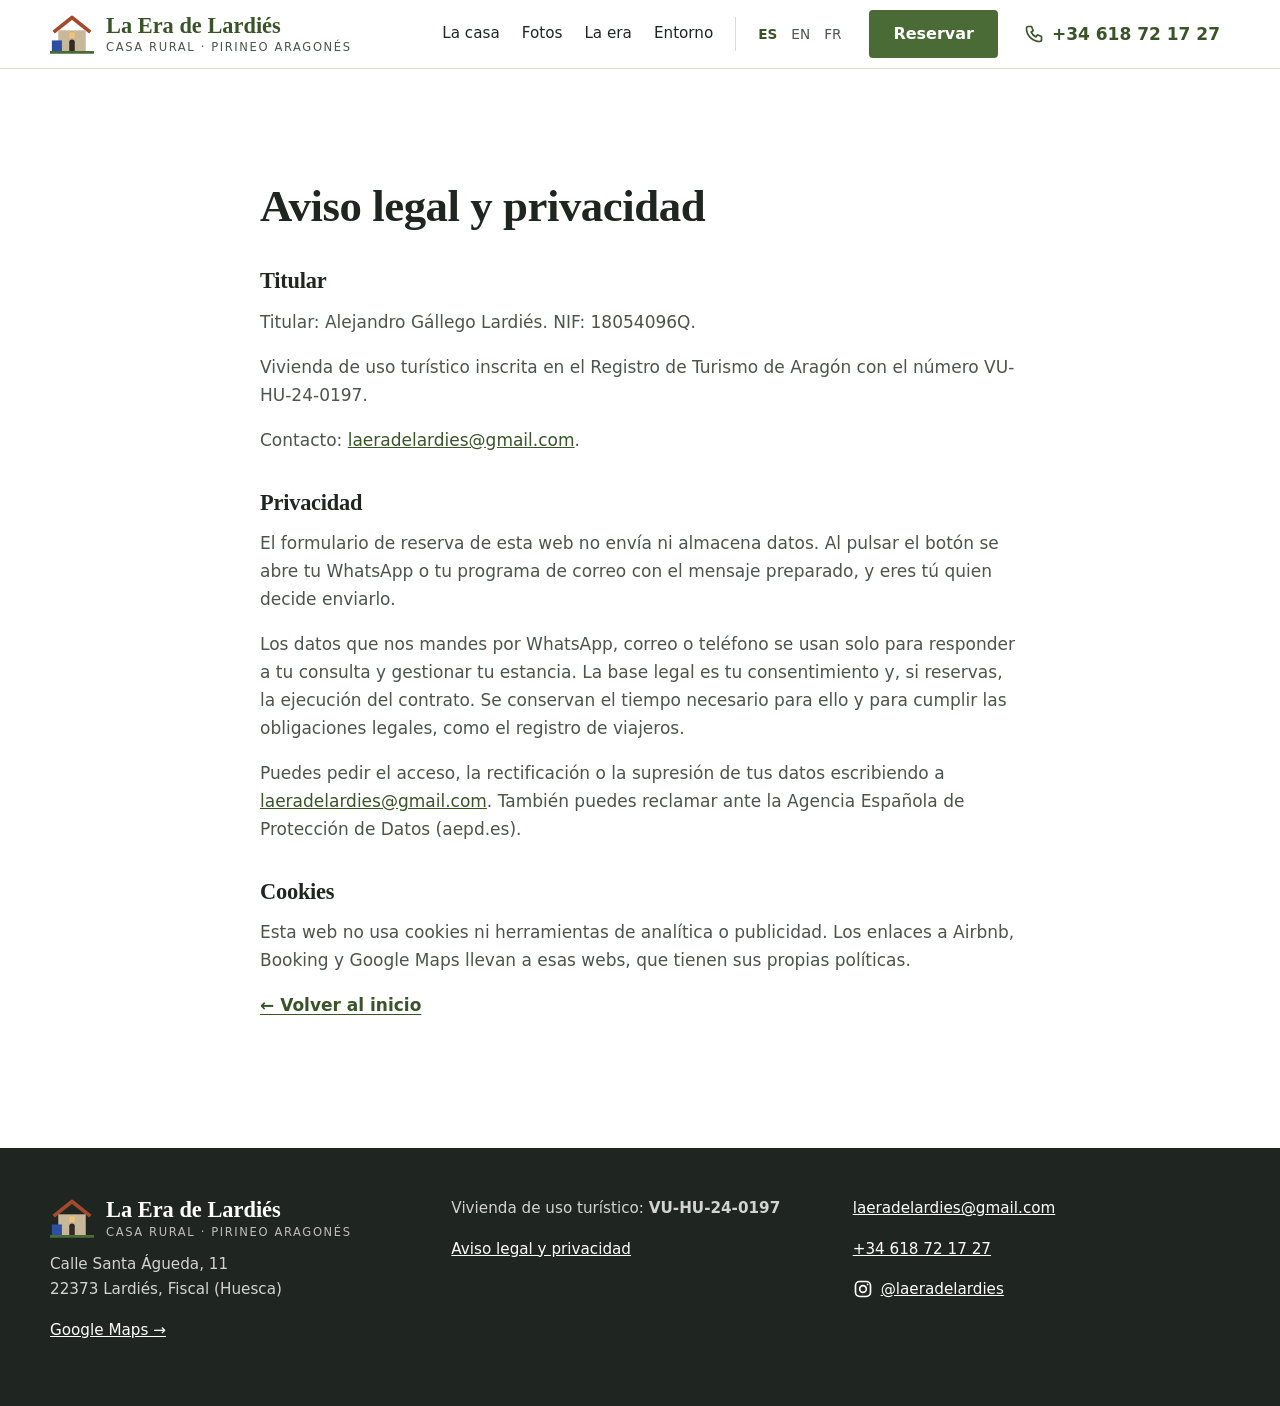
<file: legal/index.html>
<!doctype html>
<html lang="es">
<head>
<meta charset="utf-8">
<meta name="viewport" content="width=device-width, initial-scale=1">
<title>Aviso legal y privacidad · La Era de Lardiés</title>
<meta name="description" content="Aviso legal, política de privacidad y cookies de La Era de Lardiés.">
<link rel="canonical" href="https://laeradelardies.com/legal/">
<link rel="alternate" hreflang="es" href="https://laeradelardies.com/legal/">
<link rel="alternate" hreflang="en" href="https://laeradelardies.com/en/legal/">
<link rel="alternate" hreflang="fr" href="https://laeradelardies.com/fr/legal/">
<link rel="alternate" hreflang="x-default" href="https://laeradelardies.com/legal/">
<meta property="og:type" content="website">
<meta property="og:site_name" content="La Era de Lardiés">
<meta property="og:title" content="Aviso legal y privacidad · La Era de Lardiés">
<meta property="og:description" content="Aviso legal, política de privacidad y cookies de La Era de Lardiés.">
<meta property="og:url" content="https://laeradelardies.com/legal/">
<meta property="og:image" content="https://laeradelardies.com/img/og-la-era-de-lardies.jpg">
<meta property="og:image:width" content="1200">
<meta property="og:image:height" content="630">
<meta property="og:locale" content="es_ES">
<meta name="twitter:card" content="summary_large_image">
<meta name="theme-color" content="#1c2633">
<link rel="icon" href="/favicon.svg" type="image/svg+xml">

<link rel="stylesheet" href="/styles.css">

</head>
<body>
<a class="saltar" href="#contenido">Saltar al contenido</a>
<header class="cabecera">
  <a class="logo" href="/"><svg class="logo-icono" viewBox="0 0 48 48" aria-hidden="true"><path d="M4 22 24 6l20 16" fill="none" stroke="#a34a2c" stroke-width="4" stroke-linejoin="round"/><path d="M9 20h30v24H9z" fill="#c9b79a"/><path d="M21 44V33a3 3 0 0 1 6 0v11z" fill="#2f2a24"/><path d="M21 25a3 3 0 0 1 6 0v3h-6z" fill="#f2c46b"/><path d="M2 44h11V31H2z" fill="#2c4fa3"/><path d="M0 44h48" stroke="#4a6b35" stroke-width="3"/></svg><span class="logo-texto"><span class="logo-nombre">La Era de Lardiés</span><span class="logo-sub">Casa rural · Pirineo aragonés</span></span></a>
  <a class="cabecera-tel" href="tel:+34618721727" aria-label="Llamar +34 618 72 17 27"><svg class="icono" viewBox="0 0 24 24" aria-hidden="true" fill="none" stroke="currentColor" stroke-width="2" stroke-linejoin="round"><path d="M5 3h4l2 5-2.5 1.5a11 11 0 0 0 6 6L16 13l5 2v4a2 2 0 0 1-2 2A16 16 0 0 1 3 5a2 2 0 0 1 2-2z"/></svg><span>+34 618 72 17 27</span></a>
  <button class="menu-boton" type="button" aria-expanded="false" aria-controls="menu">Menú</button>
  <nav id="menu" class="menu" aria-label="Menú">
    <a href="/#casa">La casa</a>
    <a href="/#fotos">Fotos</a>
    <a href="/#era">La era</a>
    <a href="/#entorno">Entorno</a>
    <div class="idiomas" aria-label="Idioma"><a href="/legal/" hreflang="es" lang="es" aria-current="true">ES</a><a href="/en/legal/" hreflang="en" lang="en">EN</a><a href="/fr/legal/" hreflang="fr" lang="fr">FR</a></div>
    <a class="boton" href="/#reservar">Reservar</a>
  </nav>
</header>
<main id="contenido">

<section class="seccion contenedor estrecho legal">
  <h1>Aviso legal y privacidad</h1>
  <h2>Titular</h2>
  <p>Titular: Alejandro Gállego Lardiés. NIF: 18054096Q.</p>
  <p>Vivienda de uso turístico inscrita en el Registro de Turismo de Aragón con el número VU-HU-24-0197.</p>
  <p>Contacto: <a href="mailto:laeradelardies@gmail.com">laeradelardies@gmail.com</a>.</p>
  <h2>Privacidad</h2>
  <p>El formulario de reserva de esta web no envía ni almacena datos. Al pulsar el botón se abre tu WhatsApp o tu programa de correo con el mensaje preparado, y eres tú quien decide enviarlo.</p>
  <p>Los datos que nos mandes por WhatsApp, correo o teléfono se usan solo para responder a tu consulta y gestionar tu estancia. La base legal es tu consentimiento y, si reservas, la ejecución del contrato. Se conservan el tiempo necesario para ello y para cumplir las obligaciones legales, como el registro de viajeros.</p>
  <p>Puedes pedir el acceso, la rectificación o la supresión de tus datos escribiendo a <a href="mailto:laeradelardies@gmail.com">laeradelardies@gmail.com</a>. También puedes reclamar ante la Agencia Española de Protección de Datos (aepd.es).</p>
  <h2>Cookies</h2>
  <p>Esta web no usa cookies ni herramientas de analítica o publicidad. Los enlaces a Airbnb, Booking y Google Maps llevan a esas webs, que tienen sus propias políticas.</p>
  <p><a class="enlace" href="/">← Volver al inicio</a></p>
</section>
</main>
<footer class="pie">
  <div class="contenedor pie-rejilla">
    <div>
      <p class="logo"><svg class="logo-icono" viewBox="0 0 48 48" aria-hidden="true"><path d="M4 22 24 6l20 16" fill="none" stroke="#a34a2c" stroke-width="4" stroke-linejoin="round"/><path d="M9 20h30v24H9z" fill="#c9b79a"/><path d="M21 44V33a3 3 0 0 1 6 0v11z" fill="#2f2a24"/><path d="M21 25a3 3 0 0 1 6 0v3h-6z" fill="#f2c46b"/><path d="M2 44h11V31H2z" fill="#2c4fa3"/><path d="M0 44h48" stroke="#4a6b35" stroke-width="3"/></svg><span class="logo-texto"><span class="logo-nombre">La Era de Lardiés</span><span class="logo-sub">Casa rural · Pirineo aragonés</span></span></p>
      <p>Calle Santa Águeda, 11<br>22373 Lardiés, Fiscal (Huesca)</p>
      <p><a href="https://maps.app.goo.gl/Tm1aCKDTRc98eSfA8" target="_blank" rel="noopener">Google Maps →</a></p>
    </div>
    <div>
      <p>Vivienda de uso turístico: <strong>VU-HU-24-0197</strong></p>
      <p><a href="/legal/">Aviso legal y privacidad</a></p>
    </div>
    <div>
      <p><a href="mailto:laeradelardies@gmail.com">laeradelardies@gmail.com</a></p>
      <p><a href="tel:+34618721727">+34 618 72 17 27</a></p>
      <p><a class="instagram" href="https://www.instagram.com/laeradelardies/" target="_blank" rel="noopener" aria-label="Síguenos en Instagram: @laeradelardies"><svg class="icono" viewBox="0 0 24 24" aria-hidden="true" fill="none" stroke="currentColor" stroke-width="2"><rect x="3" y="3" width="18" height="18" rx="5"/><circle cx="12" cy="12" r="4"/><circle cx="17.5" cy="6.5" r="1" fill="currentColor" stroke="none"/></svg><span>@laeradelardies</span></a></p>
    </div>
  </div>
</footer>
<script src="/main.js" defer></script>
</body>
</html>
</file>
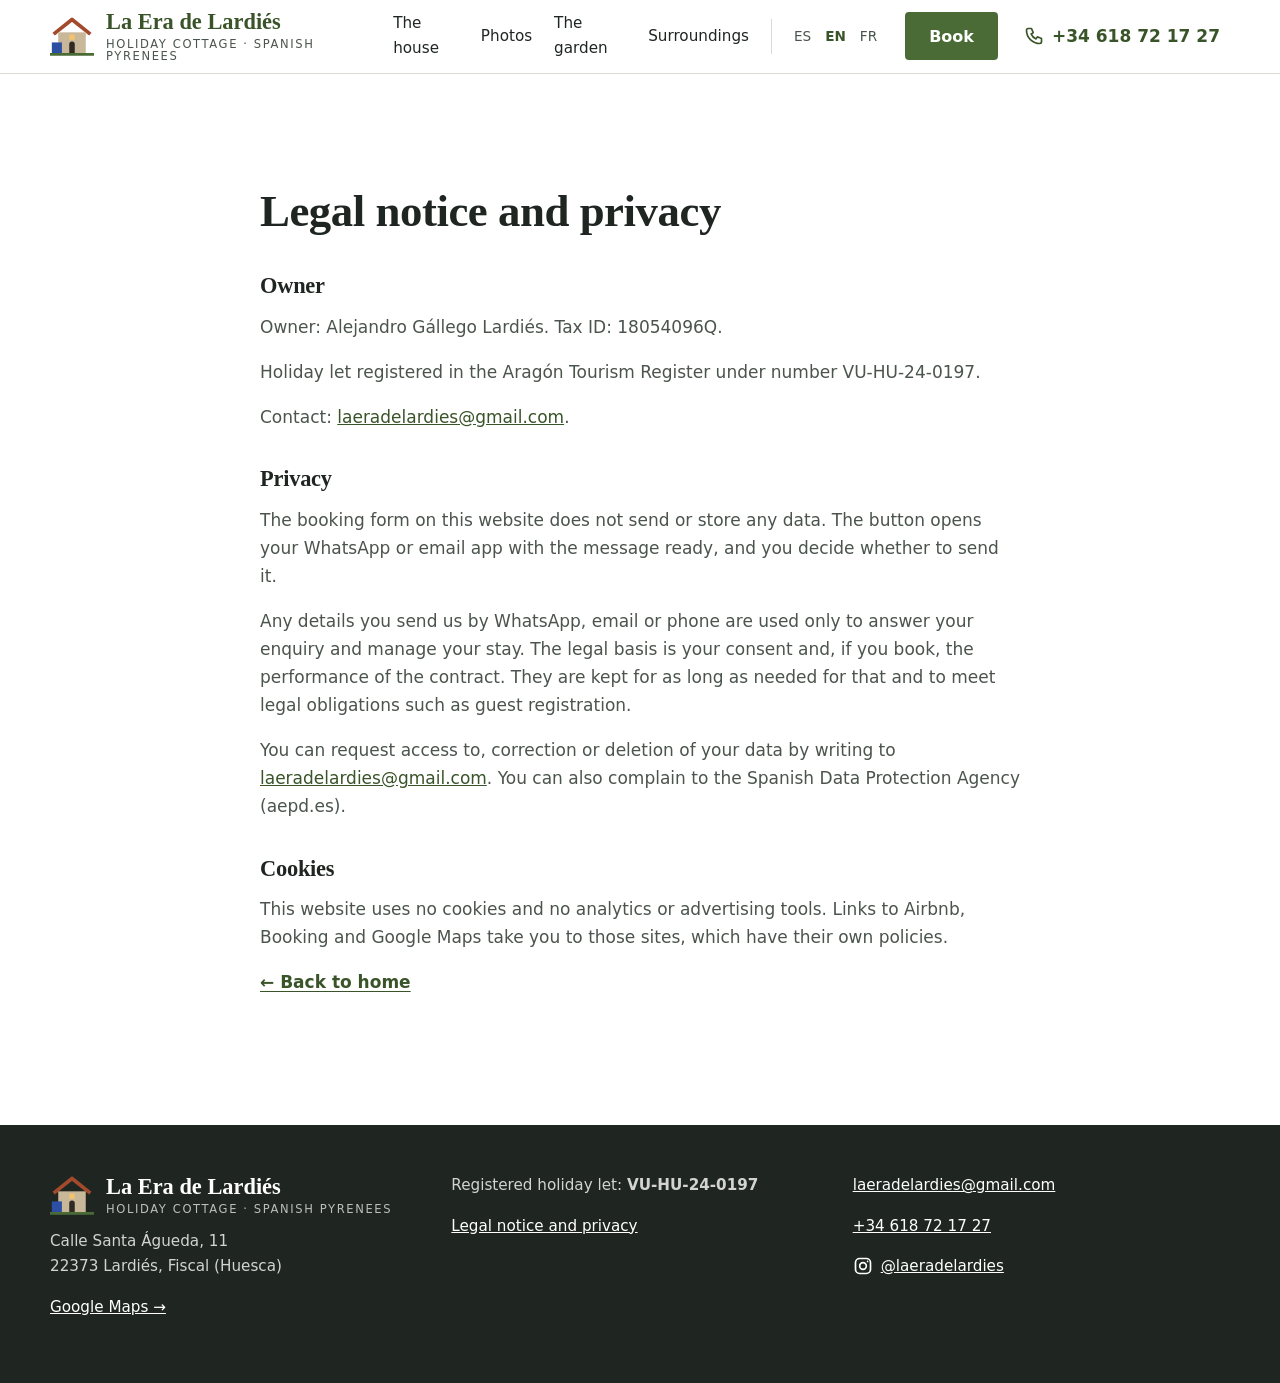
<file: en/legal/index.html>
<!doctype html>
<html lang="en">
<head>
<meta charset="utf-8">
<meta name="viewport" content="width=device-width, initial-scale=1">
<title>Legal notice and privacy · La Era de Lardiés</title>
<meta name="description" content="Legal notice, privacy and cookie policy of La Era de Lardiés.">
<link rel="canonical" href="https://laeradelardies.com/en/legal/">
<link rel="alternate" hreflang="es" href="https://laeradelardies.com/legal/">
<link rel="alternate" hreflang="en" href="https://laeradelardies.com/en/legal/">
<link rel="alternate" hreflang="fr" href="https://laeradelardies.com/fr/legal/">
<link rel="alternate" hreflang="x-default" href="https://laeradelardies.com/legal/">
<meta property="og:type" content="website">
<meta property="og:site_name" content="La Era de Lardiés">
<meta property="og:title" content="Legal notice and privacy · La Era de Lardiés">
<meta property="og:description" content="Legal notice, privacy and cookie policy of La Era de Lardiés.">
<meta property="og:url" content="https://laeradelardies.com/en/legal/">
<meta property="og:image" content="https://laeradelardies.com/img/og-la-era-de-lardies.jpg">
<meta property="og:image:width" content="1200">
<meta property="og:image:height" content="630">
<meta property="og:locale" content="en_GB">
<meta name="twitter:card" content="summary_large_image">
<meta name="theme-color" content="#1c2633">
<link rel="icon" href="/favicon.svg" type="image/svg+xml">

<link rel="stylesheet" href="/styles.css">

</head>
<body>
<a class="saltar" href="#contenido">Skip to content</a>
<header class="cabecera">
  <a class="logo" href="/en/"><svg class="logo-icono" viewBox="0 0 48 48" aria-hidden="true"><path d="M4 22 24 6l20 16" fill="none" stroke="#a34a2c" stroke-width="4" stroke-linejoin="round"/><path d="M9 20h30v24H9z" fill="#c9b79a"/><path d="M21 44V33a3 3 0 0 1 6 0v11z" fill="#2f2a24"/><path d="M21 25a3 3 0 0 1 6 0v3h-6z" fill="#f2c46b"/><path d="M2 44h11V31H2z" fill="#2c4fa3"/><path d="M0 44h48" stroke="#4a6b35" stroke-width="3"/></svg><span class="logo-texto"><span class="logo-nombre">La Era de Lardiés</span><span class="logo-sub">Holiday cottage · Spanish Pyrenees</span></span></a>
  <a class="cabecera-tel" href="tel:+34618721727" aria-label="Call +34 618 72 17 27"><svg class="icono" viewBox="0 0 24 24" aria-hidden="true" fill="none" stroke="currentColor" stroke-width="2" stroke-linejoin="round"><path d="M5 3h4l2 5-2.5 1.5a11 11 0 0 0 6 6L16 13l5 2v4a2 2 0 0 1-2 2A16 16 0 0 1 3 5a2 2 0 0 1 2-2z"/></svg><span>+34 618 72 17 27</span></a>
  <button class="menu-boton" type="button" aria-expanded="false" aria-controls="menu">Menu</button>
  <nav id="menu" class="menu" aria-label="Menu">
    <a href="/en/#casa">The house</a>
    <a href="/en/#fotos">Photos</a>
    <a href="/en/#era">The garden</a>
    <a href="/en/#entorno">Surroundings</a>
    <div class="idiomas" aria-label="Language"><a href="/legal/" hreflang="es" lang="es">ES</a><a href="/en/legal/" hreflang="en" lang="en" aria-current="true">EN</a><a href="/fr/legal/" hreflang="fr" lang="fr">FR</a></div>
    <a class="boton" href="/en/#reservar">Book</a>
  </nav>
</header>
<main id="contenido">

<section class="seccion contenedor estrecho legal">
  <h1>Legal notice and privacy</h1>
  <h2>Owner</h2>
  <p>Owner: Alejandro Gállego Lardiés. Tax ID: 18054096Q.</p>
  <p>Holiday let registered in the Aragón Tourism Register under number VU-HU-24-0197.</p>
  <p>Contact: <a href="mailto:laeradelardies@gmail.com">laeradelardies@gmail.com</a>.</p>
  <h2>Privacy</h2>
  <p>The booking form on this website does not send or store any data. The button opens your WhatsApp or email app with the message ready, and you decide whether to send it.</p>
  <p>Any details you send us by WhatsApp, email or phone are used only to answer your enquiry and manage your stay. The legal basis is your consent and, if you book, the performance of the contract. They are kept for as long as needed for that and to meet legal obligations such as guest registration.</p>
  <p>You can request access to, correction or deletion of your data by writing to <a href="mailto:laeradelardies@gmail.com">laeradelardies@gmail.com</a>. You can also complain to the Spanish Data Protection Agency (aepd.es).</p>
  <h2>Cookies</h2>
  <p>This website uses no cookies and no analytics or advertising tools. Links to Airbnb, Booking and Google Maps take you to those sites, which have their own policies.</p>
  <p><a class="enlace" href="/en/">← Back to home</a></p>
</section>
</main>
<footer class="pie">
  <div class="contenedor pie-rejilla">
    <div>
      <p class="logo"><svg class="logo-icono" viewBox="0 0 48 48" aria-hidden="true"><path d="M4 22 24 6l20 16" fill="none" stroke="#a34a2c" stroke-width="4" stroke-linejoin="round"/><path d="M9 20h30v24H9z" fill="#c9b79a"/><path d="M21 44V33a3 3 0 0 1 6 0v11z" fill="#2f2a24"/><path d="M21 25a3 3 0 0 1 6 0v3h-6z" fill="#f2c46b"/><path d="M2 44h11V31H2z" fill="#2c4fa3"/><path d="M0 44h48" stroke="#4a6b35" stroke-width="3"/></svg><span class="logo-texto"><span class="logo-nombre">La Era de Lardiés</span><span class="logo-sub">Holiday cottage · Spanish Pyrenees</span></span></p>
      <p>Calle Santa Águeda, 11<br>22373 Lardiés, Fiscal (Huesca)</p>
      <p><a href="https://maps.app.goo.gl/Tm1aCKDTRc98eSfA8" target="_blank" rel="noopener">Google Maps →</a></p>
    </div>
    <div>
      <p>Registered holiday let: <strong>VU-HU-24-0197</strong></p>
      <p><a href="/en/legal/">Legal notice and privacy</a></p>
    </div>
    <div>
      <p><a href="mailto:laeradelardies@gmail.com">laeradelardies@gmail.com</a></p>
      <p><a href="tel:+34618721727">+34 618 72 17 27</a></p>
      <p><a class="instagram" href="https://www.instagram.com/laeradelardies/" target="_blank" rel="noopener" aria-label="Follow us on Instagram: @laeradelardies"><svg class="icono" viewBox="0 0 24 24" aria-hidden="true" fill="none" stroke="currentColor" stroke-width="2"><rect x="3" y="3" width="18" height="18" rx="5"/><circle cx="12" cy="12" r="4"/><circle cx="17.5" cy="6.5" r="1" fill="currentColor" stroke="none"/></svg><span>@laeradelardies</span></a></p>
    </div>
  </div>
</footer>
<script src="/main.js" defer></script>
</body>
</html>
</file>
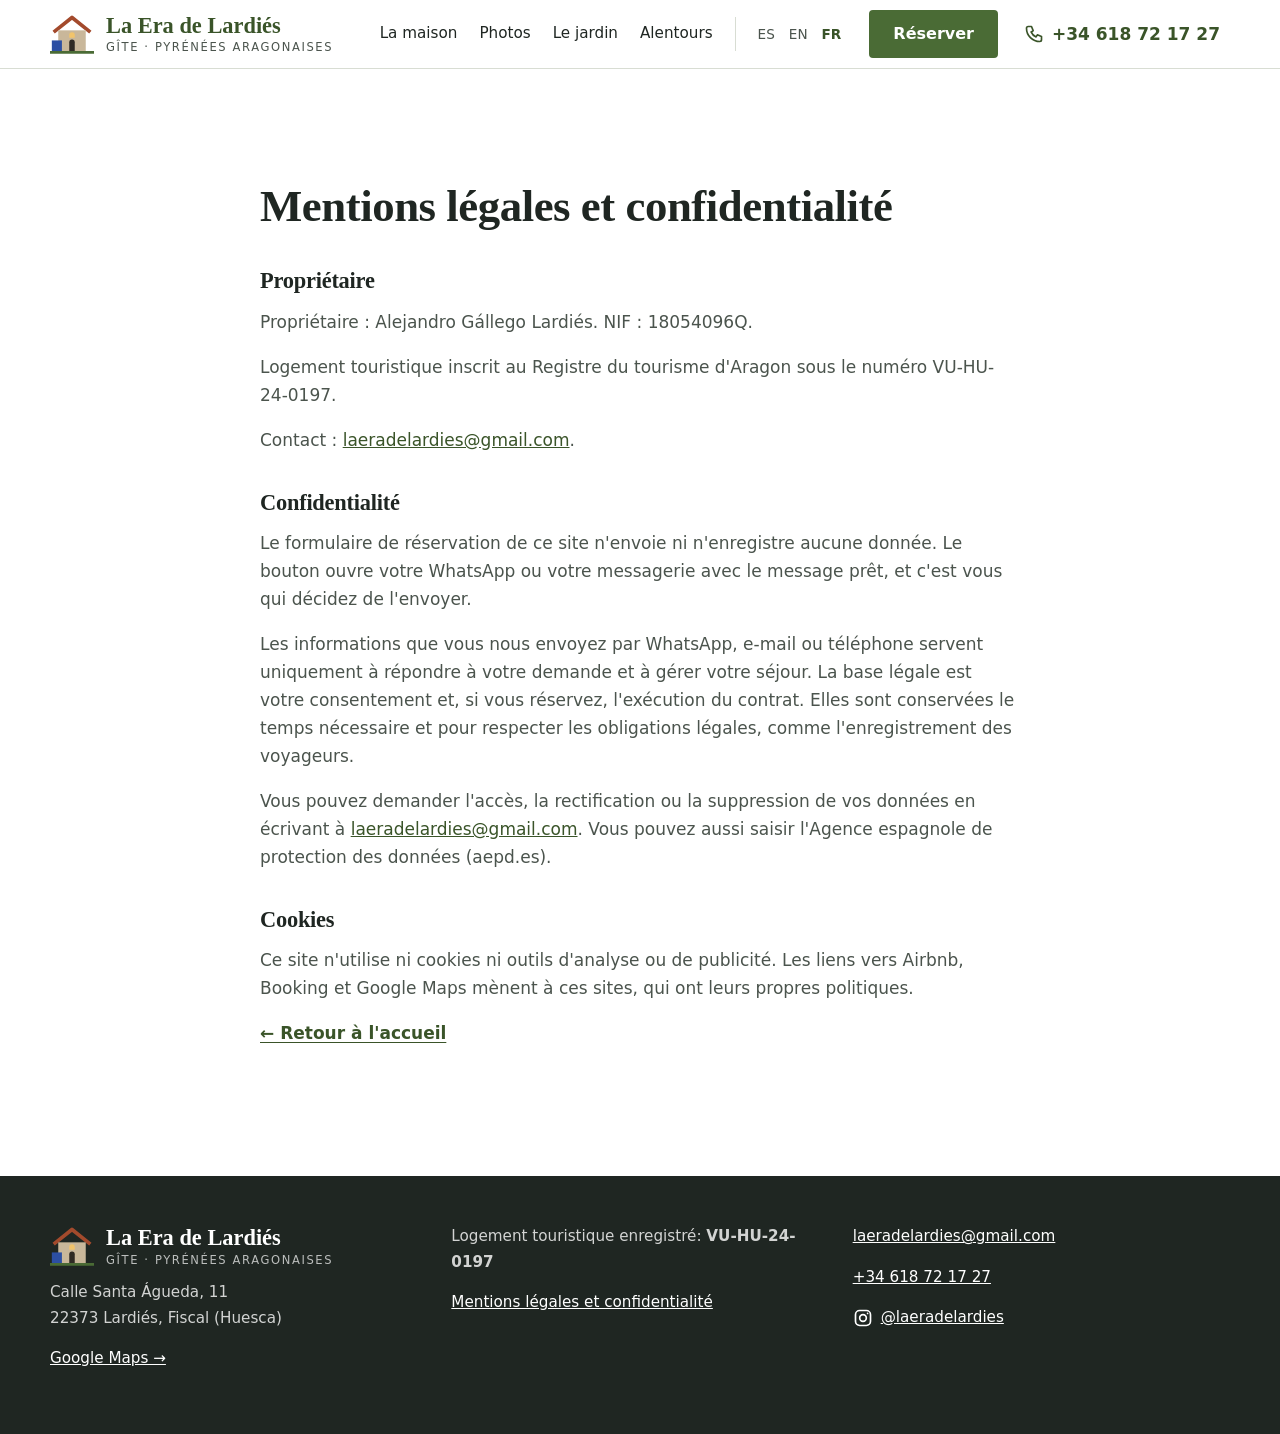
<file: fr/legal/index.html>
<!doctype html>
<html lang="fr">
<head>
<meta charset="utf-8">
<meta name="viewport" content="width=device-width, initial-scale=1">
<title>Mentions légales et confidentialité · La Era de Lardiés</title>
<meta name="description" content="Mentions légales, politique de confidentialité et cookies de La Era de Lardiés.">
<link rel="canonical" href="https://laeradelardies.com/fr/legal/">
<link rel="alternate" hreflang="es" href="https://laeradelardies.com/legal/">
<link rel="alternate" hreflang="en" href="https://laeradelardies.com/en/legal/">
<link rel="alternate" hreflang="fr" href="https://laeradelardies.com/fr/legal/">
<link rel="alternate" hreflang="x-default" href="https://laeradelardies.com/legal/">
<meta property="og:type" content="website">
<meta property="og:site_name" content="La Era de Lardiés">
<meta property="og:title" content="Mentions légales et confidentialité · La Era de Lardiés">
<meta property="og:description" content="Mentions légales, politique de confidentialité et cookies de La Era de Lardiés.">
<meta property="og:url" content="https://laeradelardies.com/fr/legal/">
<meta property="og:image" content="https://laeradelardies.com/img/og-la-era-de-lardies.jpg">
<meta property="og:image:width" content="1200">
<meta property="og:image:height" content="630">
<meta property="og:locale" content="fr_FR">
<meta name="twitter:card" content="summary_large_image">
<meta name="theme-color" content="#1c2633">
<link rel="icon" href="/favicon.svg" type="image/svg+xml">

<link rel="stylesheet" href="/styles.css">

</head>
<body>
<a class="saltar" href="#contenido">Aller au contenu</a>
<header class="cabecera">
  <a class="logo" href="/fr/"><svg class="logo-icono" viewBox="0 0 48 48" aria-hidden="true"><path d="M4 22 24 6l20 16" fill="none" stroke="#a34a2c" stroke-width="4" stroke-linejoin="round"/><path d="M9 20h30v24H9z" fill="#c9b79a"/><path d="M21 44V33a3 3 0 0 1 6 0v11z" fill="#2f2a24"/><path d="M21 25a3 3 0 0 1 6 0v3h-6z" fill="#f2c46b"/><path d="M2 44h11V31H2z" fill="#2c4fa3"/><path d="M0 44h48" stroke="#4a6b35" stroke-width="3"/></svg><span class="logo-texto"><span class="logo-nombre">La Era de Lardiés</span><span class="logo-sub">Gîte · Pyrénées aragonaises</span></span></a>
  <a class="cabecera-tel" href="tel:+34618721727" aria-label="Appeler +34 618 72 17 27"><svg class="icono" viewBox="0 0 24 24" aria-hidden="true" fill="none" stroke="currentColor" stroke-width="2" stroke-linejoin="round"><path d="M5 3h4l2 5-2.5 1.5a11 11 0 0 0 6 6L16 13l5 2v4a2 2 0 0 1-2 2A16 16 0 0 1 3 5a2 2 0 0 1 2-2z"/></svg><span>+34 618 72 17 27</span></a>
  <button class="menu-boton" type="button" aria-expanded="false" aria-controls="menu">Menu</button>
  <nav id="menu" class="menu" aria-label="Menu">
    <a href="/fr/#casa">La maison</a>
    <a href="/fr/#fotos">Photos</a>
    <a href="/fr/#era">Le jardin</a>
    <a href="/fr/#entorno">Alentours</a>
    <div class="idiomas" aria-label="Langue"><a href="/legal/" hreflang="es" lang="es">ES</a><a href="/en/legal/" hreflang="en" lang="en">EN</a><a href="/fr/legal/" hreflang="fr" lang="fr" aria-current="true">FR</a></div>
    <a class="boton" href="/fr/#reservar">Réserver</a>
  </nav>
</header>
<main id="contenido">

<section class="seccion contenedor estrecho legal">
  <h1>Mentions légales et confidentialité</h1>
  <h2>Propriétaire</h2>
  <p>Propriétaire : Alejandro Gállego Lardiés. NIF : 18054096Q.</p>
  <p>Logement touristique inscrit au Registre du tourisme d&#39;Aragon sous le numéro VU-HU-24-0197.</p>
  <p>Contact : <a href="mailto:laeradelardies@gmail.com">laeradelardies@gmail.com</a>.</p>
  <h2>Confidentialité</h2>
  <p>Le formulaire de réservation de ce site n&#39;envoie ni n&#39;enregistre aucune donnée. Le bouton ouvre votre WhatsApp ou votre messagerie avec le message prêt, et c&#39;est vous qui décidez de l&#39;envoyer.</p>
  <p>Les informations que vous nous envoyez par WhatsApp, e-mail ou téléphone servent uniquement à répondre à votre demande et à gérer votre séjour. La base légale est votre consentement et, si vous réservez, l&#39;exécution du contrat. Elles sont conservées le temps nécessaire et pour respecter les obligations légales, comme l&#39;enregistrement des voyageurs.</p>
  <p>Vous pouvez demander l&#39;accès, la rectification ou la suppression de vos données en écrivant à <a href="mailto:laeradelardies@gmail.com">laeradelardies@gmail.com</a>. Vous pouvez aussi saisir l&#39;Agence espagnole de protection des données (aepd.es).</p>
  <h2>Cookies</h2>
  <p>Ce site n&#39;utilise ni cookies ni outils d&#39;analyse ou de publicité. Les liens vers Airbnb, Booking et Google Maps mènent à ces sites, qui ont leurs propres politiques.</p>
  <p><a class="enlace" href="/fr/">← Retour à l&#39;accueil</a></p>
</section>
</main>
<footer class="pie">
  <div class="contenedor pie-rejilla">
    <div>
      <p class="logo"><svg class="logo-icono" viewBox="0 0 48 48" aria-hidden="true"><path d="M4 22 24 6l20 16" fill="none" stroke="#a34a2c" stroke-width="4" stroke-linejoin="round"/><path d="M9 20h30v24H9z" fill="#c9b79a"/><path d="M21 44V33a3 3 0 0 1 6 0v11z" fill="#2f2a24"/><path d="M21 25a3 3 0 0 1 6 0v3h-6z" fill="#f2c46b"/><path d="M2 44h11V31H2z" fill="#2c4fa3"/><path d="M0 44h48" stroke="#4a6b35" stroke-width="3"/></svg><span class="logo-texto"><span class="logo-nombre">La Era de Lardiés</span><span class="logo-sub">Gîte · Pyrénées aragonaises</span></span></p>
      <p>Calle Santa Águeda, 11<br>22373 Lardiés, Fiscal (Huesca)</p>
      <p><a href="https://maps.app.goo.gl/Tm1aCKDTRc98eSfA8" target="_blank" rel="noopener">Google Maps →</a></p>
    </div>
    <div>
      <p>Logement touristique enregistré: <strong>VU-HU-24-0197</strong></p>
      <p><a href="/fr/legal/">Mentions légales et confidentialité</a></p>
    </div>
    <div>
      <p><a href="mailto:laeradelardies@gmail.com">laeradelardies@gmail.com</a></p>
      <p><a href="tel:+34618721727">+34 618 72 17 27</a></p>
      <p><a class="instagram" href="https://www.instagram.com/laeradelardies/" target="_blank" rel="noopener" aria-label="Suivez-nous sur Instagram: @laeradelardies"><svg class="icono" viewBox="0 0 24 24" aria-hidden="true" fill="none" stroke="currentColor" stroke-width="2"><rect x="3" y="3" width="18" height="18" rx="5"/><circle cx="12" cy="12" r="4"/><circle cx="17.5" cy="6.5" r="1" fill="currentColor" stroke="none"/></svg><span>@laeradelardies</span></a></p>
    </div>
  </div>
</footer>
<script src="/main.js" defer></script>
</body>
</html>
</file>
<file: styles.css>
/* La Era de Lardiés. Paleta tomada de la casa: el verde de la era, la piedra, la teja y,
   como detalle, el azul de su fachada. Fuentes del sistema para cargar sin peticiones extra. */
:root {
  --tinta: #1f2622;
  --tinta-suave: #4b544d;
  --verde: #4a6b35;
  --verde-oscuro: #3a5429;
  --bosque: #22301f;
  --piedra: #b9a68c;
  --teja: #a34a2c;
  --fondo: #ffffff;
  --gris: #e7eae3;
  --linea: #d8ddd3;
  --serif: "Iowan Old Style", "Palatino Linotype", Palatino, "Book Antiqua", Georgia, serif;
  --sans: system-ui, -apple-system, "Segoe UI", Roboto, "Helvetica Neue", Arial, sans-serif;
  --ancho: 1180px;
  --radio: 4px;
}

*, *::before, *::after { box-sizing: border-box; }
html { scroll-behavior: smooth; scroll-padding-top: 72px; -webkit-text-size-adjust: 100%; }
@media (prefers-reduced-motion: reduce) { html { scroll-behavior: auto; } }
body { margin: 0; background: var(--fondo); color: var(--tinta); font: 1.0625rem/1.65 var(--sans); }
img { display: block; max-width: 100%; height: auto; }
h1, h2, h3 { font-family: var(--serif); font-weight: 600; line-height: 1.15; margin: 0 0 0.6em; letter-spacing: -0.01em; }
h1 { font-size: clamp(2.2rem, 5.5vw, 4rem); }
h2 { font-size: clamp(1.75rem, 3.4vw, 2.6rem); }
h3 { font-size: 1.2rem; }
p { margin: 0 0 1em; }
a { color: var(--verde-oscuro); }
:focus-visible { outline: 3px solid var(--verde); outline-offset: 2px; }

.contenedor { width: min(var(--ancho), 100% - 32px); margin-inline: auto; }
.estrecho { max-width: 760px; }
.seccion { padding-block: clamp(56px, 9vw, 112px); }
.saltar { position: absolute; left: 16px; top: -60px; background: var(--fondo); padding: 8px 12px; z-index: 30; }
.saltar:focus { top: 8px; }

/* Botones: rectangulares, con el azul de la fachada */
.boton {
  display: inline-flex; align-items: center; justify-content: center; gap: 8px;
  min-height: 48px; padding: 12px 22px; border: 2px solid var(--verde); border-radius: var(--radio);
  background: var(--verde); color: #fff; font: 600 1rem/1.2 var(--sans); text-decoration: none; cursor: pointer;
  transition: background 0.15s, border-color 0.15s, color 0.15s;
}
.boton:hover { background: var(--verde-oscuro); border-color: var(--verde-oscuro); }
.boton-borde { background: transparent; color: inherit; border-color: currentColor; }
.boton-borde:hover { background: rgba(127, 127, 127, 0.12); border-color: currentColor; }
.boton-blanco { background: #fff; color: var(--verde-oscuro); border-color: #fff; }
.boton-blanco:hover { background: var(--gris); border-color: var(--gris); color: var(--verde-oscuro); }
.acciones { display: flex; flex-wrap: wrap; gap: 12px; margin-block: 24px; }
.enlace { font-weight: 600; text-decoration-thickness: 1px; text-underline-offset: 3px; }

/* Cabecera */
.cabecera {
  position: sticky; top: 0; z-index: 20; display: flex; align-items: center; justify-content: space-between;
  gap: 16px; padding: 10px max(16px, (100% - var(--ancho)) / 2); background: var(--fondo); color: var(--tinta);
  border-bottom: 1px solid var(--linea);
}
.logo { display: flex; align-items: center; gap: 12px; color: inherit; text-decoration: none; margin: 0; }
.logo-icono { width: 44px; height: 44px; flex: none; }
.logo-texto { display: grid; line-height: 1.1; }
.logo-nombre { font: 600 1.4rem/1.1 var(--serif); color: var(--verde-oscuro); }
.logo-sub { font-size: 0.72rem; letter-spacing: 0.14em; text-transform: uppercase; color: var(--tinta-suave); margin-top: 3px; }
.menu { display: flex; align-items: center; gap: 22px; }
.menu > a:not(.boton) { color: var(--tinta); text-decoration: none; font-size: 0.95rem; font-weight: 500; }
.menu > a:not(.boton):hover { color: var(--verde); }
.idiomas { display: flex; gap: 2px; border-left: 1px solid var(--linea); padding-left: 16px; }
.idiomas a { color: var(--tinta-suave); text-decoration: none; font-size: 0.85rem; padding: 6px; }
.idiomas a[aria-current] { color: var(--verde-oscuro); font-weight: 700; }
.menu-boton { display: none; }

@media (max-width: 899px) {
  .logo-nombre { font-size: 1.2rem; }
  .logo-icono { width: 38px; height: 38px; }
  .cabecera .logo-sub { display: none; }
  .menu-boton {
    display: block; min-height: 44px; padding: 8px 14px; background: transparent; color: var(--tinta);
    border: 1px solid var(--linea); border-radius: var(--radio); font: 600 0.95rem var(--sans);
  }
  .menu {
    position: absolute; inset: 100% 0 auto; flex-direction: column; align-items: stretch; gap: 0;
    padding: 8px 16px 20px; background: var(--fondo); border-bottom: 1px solid var(--linea);
    box-shadow: 0 12px 24px rgba(31, 38, 34, 0.12); display: none;
  }
  .menu.abierto { display: flex; }
  .menu > a:not(.boton) { padding: 14px 0; border-bottom: 1px solid var(--linea); font-size: 1.05rem; }
  .idiomas { border: 0; padding: 14px 0; }
  .idiomas a { padding: 8px 12px 8px 0; font-size: 1rem; }
  .menu .boton { margin-top: 8px; min-height: 48px; }
}

/* Carrusel de portada: las fotos pasan solas con un fundido */
.carrusel { position: relative; height: clamp(320px, 62vh, 620px); background: var(--tinta); overflow: hidden; }
.carrusel-pista, .diapo { position: absolute; inset: 0; }
.diapo { opacity: 0; transition: opacity 0.7s ease; }
.diapo.activa { opacity: 1; }
.diapo img { width: 100%; height: 100%; object-fit: cover; }
.carrusel-flecha {
  position: absolute; top: 50%; transform: translateY(-50%); z-index: 2; width: 48px; height: 48px;
  border: 0; border-radius: var(--radio); background: rgba(20, 28, 18, 0.35); color: #fff; font-size: 2.2rem; line-height: 1; cursor: pointer;
}
.carrusel-flecha:hover { background: rgba(20, 28, 18, 0.6); }
.carrusel-flecha.anterior { left: 16px; }
.carrusel-flecha.siguiente { right: 16px; }
.carrusel-puntos { position: absolute; z-index: 2; left: 0; right: 0; bottom: 14px; display: flex; justify-content: center; align-items: center; gap: 4px; }
.carrusel-puntos button { width: 28px; height: 28px; border: 0; padding: 0; background: transparent; cursor: pointer; display: grid; place-items: center; }
.carrusel-puntos button:not(.carrusel-pausa)::before { content: ""; width: 9px; height: 9px; border-radius: 50%; background: rgba(255, 255, 255, 0.55); box-shadow: 0 0 3px rgba(0, 0, 0, 0.4); }
.carrusel-puntos button[aria-current]::before { background: #fff; }
.carrusel-pausa { color: #fff; font-size: 0.7rem; letter-spacing: -1px; text-shadow: 0 0 3px rgba(0, 0, 0, 0.6); margin-left: 6px; }
@media (prefers-reduced-motion: reduce) { .diapo { transition: none; } }

/* Presentación centrada bajo el carrusel */
.presentacion { display: grid; gap: clamp(32px, 6vw, 72px); align-items: center; }
@media (min-width: 900px) { .presentacion { grid-template-columns: 1fr 0.85fr; } }
.presentacion-texto { text-align: center; max-width: 620px; margin-inline: auto; }
.presentacion-texto h1 { font-weight: 500; font-size: clamp(2.4rem, 5vw, 3.6rem); margin-bottom: 8px; }
.presentacion-lugar { color: var(--tinta); font-size: 1.02rem; margin-bottom: 18px; }
.presentacion-texto > p:not(.antetitulo):not(.presentacion-lugar):not(.nota-airbnb) { color: var(--tinta-suave); text-align: left; }
.espigas { display: block; width: 150px; height: 24px; margin: 0 auto 28px; color: var(--verde); }
.presentacion-foto { width: 100%; aspect-ratio: 1; object-fit: cover; border-radius: var(--radio); }
.presentacion .acciones { justify-content: center; }
.nota-airbnb { margin: 0; color: var(--tinta-suave); font-size: 0.95rem; }
.nota-airbnb strong { color: var(--tinta); font-size: 1.1rem; }

/* Datos rápidos dentro de la presentación */
.datos {
  list-style: none; margin: 24px 0 0; padding: 14px 0; display: flex; flex-wrap: wrap; justify-content: center;
  gap: 8px 0; border-block: 1px solid var(--linea); font-weight: 600; font-size: 0.92rem;
}
.datos li { padding-inline: 12px; }
.datos li + li { border-left: 1px solid var(--linea); }
@media (max-width: 599px) {
  .datos { display: grid; grid-template-columns: 1fr 1fr; gap: 0; padding: 4px 0; }
  .datos li { padding: 10px 6px; border: 0 !important; }
}

/* Franja «descúbrela» con la foto oscurecida, como en la web de referencia */
.franja-descubre .franja-fondo { object-position: center 40%; }
.franja-descubre { padding-block: clamp(72px, 10vw, 120px); }

/* Bloques de texto e imagen */
.dos-columnas { display: grid; gap: clamp(32px, 6vw, 80px); align-items: center; }
@media (min-width: 900px) {
  .dos-columnas { grid-template-columns: 1fr 1fr; }
  .dos-columnas.invertida > .texto { order: 2; }
}
.texto > p { color: var(--tinta-suave); max-width: 60ch; }

.espacios { display: grid; grid-template-columns: repeat(auto-fit, minmax(260px, 1fr)); gap: 1px; background: var(--linea); border: 1px solid var(--linea); }
.espacio { background: var(--fondo); padding: 28px 24px; }
@media (min-width: 900px) { .espacios { grid-template-columns: repeat(3, 1fr); } }
.seccion.sin-arriba { padding-top: 0; }
.espacio h3 { color: var(--verde-oscuro); }
.espacio p { margin: 0; color: var(--tinta-suave); }

/* Bandas oscuras */
.banda { background: var(--bosque); color: #fff; padding-block: clamp(56px, 9vw, 112px); }
.banda .texto > p { color: rgba(255, 255, 255, 0.82); }
.banda h2 { color: #fff; }
.era-fotos img { width: 100%; aspect-ratio: 3 / 2; object-fit: cover; border-radius: var(--radio); }

/* Galería */
.ayuda { color: var(--tinta-suave); font-size: 0.92rem; }
.galeria { display: grid; grid-template-columns: repeat(2, 1fr); gap: 8px; margin-top: 24px; }
@media (min-width: 900px) { .galeria { grid-template-columns: repeat(4, 1fr); } }
.galeria-item { padding: 0; border: 0; background: var(--gris); cursor: zoom-in; overflow: hidden; border-radius: var(--radio); aspect-ratio: 1; }
.galeria-item:first-child { grid-column: span 2; grid-row: span 2; }
.galeria-item.ancha { grid-column: span 2; aspect-ratio: 2 / 1; }
.galeria-item img { width: 100%; height: 100%; object-fit: cover; transition: transform 0.4s; }
.galeria-item:hover img { transform: scale(1.04); }
@media (prefers-reduced-motion: reduce) { .galeria-item img { transition: none; } }

.visor { width: 100vw; height: 100dvh; max-width: none; max-height: none; margin: 0; padding: 0; border: 0; background: rgba(10, 14, 20, 0.96); color: #fff; }
.visor[open] { display: grid; place-items: center; }
.visor::backdrop { background: rgba(10, 14, 20, 0.96); }
.visor img { max-width: calc(100vw - 32px); max-height: calc(100dvh - 120px); object-fit: contain; }
.visor-pie { position: absolute; bottom: 16px; left: 16px; right: 16px; text-align: center; margin: 0; color: rgba(255, 255, 255, 0.85); }
.visor button { position: absolute; width: 48px; height: 48px; border: 0; border-radius: var(--radio); background: rgba(255, 255, 255, 0.12); color: #fff; font-size: 2rem; line-height: 1; cursor: pointer; }
.visor button:hover { background: rgba(255, 255, 255, 0.25); }
.visor-cerrar { top: 12px; right: 12px; }
.visor-anterior { left: 12px; top: 50%; transform: translateY(-50%); }
.visor-siguiente { right: 12px; top: 50%; transform: translateY(-50%); }

/* Entorno */
.entradilla { font-size: 1.15rem; color: var(--tinta-suave); max-width: 60ch; }
.lugares { display: grid; grid-template-columns: repeat(auto-fit, minmax(280px, 1fr)); gap: 32px 40px; margin-block: 32px; }
.lugar { border-top: 3px solid var(--verde); padding-top: 16px; }
.lugar p { color: var(--tinta-suave); margin: 0; }

/* Opiniones */
.opiniones { display: grid; gap: 40px; align-items: center; border-top: 1px solid var(--linea); }
@media (min-width: 900px) { .opiniones { grid-template-columns: 1.2fr 1fr; } }
.nota-grande { font: 600 clamp(4rem, 10vw, 6.5rem)/1 var(--serif); margin: 0 0 12px; color: var(--verde); }
.nota-grande span { font-size: 0.35em; color: var(--tinta-suave); }
.criterios { margin: 0; display: grid; gap: 18px; }
.criterios div { display: grid; gap: 6px; }
.criterios dt { font-weight: 600; }
.criterios dd { margin: 0; display: flex; align-items: center; gap: 12px; font-weight: 600; }
.barra { flex: 1; height: 8px; background: var(--gris); border-radius: 4px; position: relative; overflow: hidden; }
.barra::after { content: ""; position: absolute; inset: 0 auto 0 0; width: calc(var(--valor) * 100%); background: var(--verde); }

/* Reservar */
.reservar .dos-columnas { align-items: start; }
@media (min-width: 900px) { .reservar .dos-columnas { grid-template-columns: 1.6fr 1fr; } }
.formulario { display: grid; gap: 16px; margin-top: 24px; }
.formulario label { display: grid; gap: 6px; font-weight: 600; font-size: 0.95rem; }
.campos-fila { display: grid; grid-template-columns: 1fr 1fr; gap: 16px; }
@media (min-width: 600px) { .campos-fila { grid-template-columns: 1fr 1fr 0.7fr; } }
.formulario input, .formulario select, .formulario textarea {
  width: 100%; min-height: 48px; padding: 10px 12px; border: 1px solid rgba(255, 255, 255, 0.35); border-radius: var(--radio);
  background: rgba(255, 255, 255, 0.06); color: #fff; font: 1rem var(--sans); color-scheme: dark;
}
.formulario select option { color: var(--tinta); }
.formulario input:focus, .formulario select:focus, .formulario textarea:focus { outline: 2px solid #fff; outline-offset: 1px; }
.formulario .acciones { margin: 4px 0 0; }
.reservar .boton-borde { color: #fff; }
.reservar .ayuda { color: rgba(255, 255, 255, 0.7); }
.error { background: #fff; color: #9b1c1c; padding: 10px 12px; border-radius: var(--radio); margin: 0; font-weight: 600; }
.plataformas { display: grid; gap: 12px; padding: 28px; border: 1px solid rgba(255, 255, 255, 0.2); border-radius: var(--radio); }
.plataformas p { margin: 0; }
.plataformas .enlace { color: #fff; }

/* Preguntas */
details { border-bottom: 1px solid var(--linea); }
summary { cursor: pointer; padding: 18px 0; font-weight: 600; font-size: 1.05rem; list-style-position: inside; }
details p { color: var(--tinta-suave); }

/* Pie */
.pie { background: var(--tinta); color: rgba(255, 255, 255, 0.8); padding-block: 48px; font-size: 0.95rem; }
.pie a { color: #fff; }
.pie-rejilla { display: grid; gap: 24px; }
@media (min-width: 700px) { .pie-rejilla { grid-template-columns: repeat(3, 1fr); } }
.pie .logo { margin-bottom: 12px; }
.pie .logo-nombre { color: #fff; }
.pie .logo-sub { color: rgba(255, 255, 255, 0.7); }

/* Datos por confirmar: visibles para que no se publiquen sin revisar */
.pendiente { background: #ffe08a; color: #4a3800; padding: 0 6px; border-radius: 3px; font-weight: 600; }

.legal h1 { font-size: clamp(2rem, 4vw, 2.8rem); }
.legal h2 { font-size: 1.4rem; margin-top: 1.6em; }
.legal p { color: var(--tinta-suave); }

/* Antetítulo y adorno de las presentaciones */
.antetitulo { display: block; margin: 0 0 10px; color: var(--verde); font-size: 0.78rem; font-weight: 700; letter-spacing: 0.18em; text-transform: uppercase; }
.banda .antetitulo, .franja-foto .antetitulo { color: #cfe0bf; }
.adorno { display: block; width: 72px; height: 3px; margin: -4px 0 24px; background: linear-gradient(90deg, var(--verde) 0 60%, var(--teja) 60% 100%); }

/* Tarjetas de atractivos */
.destacados-fondo { background: var(--gris); padding-block: clamp(48px, 7vw, 88px); }
.destacados { display: grid; gap: 12px; grid-template-columns: repeat(2, 1fr); }
@media (min-width: 600px) { .destacados { gap: 20px; } }
@media (min-width: 1000px) { .destacados { grid-template-columns: repeat(4, 1fr); } }
.tarjeta { display: flex; flex-direction: column; background: var(--fondo); color: var(--tinta); text-decoration: none; border-radius: var(--radio); overflow: hidden; box-shadow: 0 1px 2px rgba(31, 38, 34, 0.08); transition: box-shadow 0.2s, transform 0.2s; }
.tarjeta:hover { box-shadow: 0 10px 24px rgba(31, 38, 34, 0.14); transform: translateY(-2px); }
.tarjeta img { width: 100%; aspect-ratio: 4 / 3; object-fit: cover; }
.tarjeta-texto { padding: 20px 18px 24px; text-align: center; }
.tarjeta .antetitulo { margin-bottom: 6px; }
.tarjeta-titulo { font: 600 1.2rem/1.25 var(--serif); }
@media (prefers-reduced-motion: reduce) { .tarjeta, .tarjeta:hover { transition: none; transform: none; } }
@media (max-width: 599px) {
  .tarjeta-texto { padding: 14px 10px 16px; }
  .tarjeta .antetitulo { font-size: 0.68rem; letter-spacing: 0.12em; }
  .tarjeta-titulo { font-size: 1rem; }
}

/* Franja con foto de fondo */
.franja-foto { position: relative; isolation: isolate; color: #fff; text-align: center; padding-block: clamp(96px, 14vw, 160px); }
.franja-fondo { position: absolute; inset: 0; width: 100%; height: 100%; object-fit: cover; object-position: center 48%; z-index: -2; }
.franja-foto::after { content: ""; position: absolute; inset: 0; z-index: -1; background: rgba(20, 28, 18, 0.55); }
.franja-texto h2 { color: #fff; max-width: 22ch; margin-inline: auto; margin-bottom: 28px; }

/* Extractos de opiniones de Airbnb */
.resenas { grid-column: 1 / -1; display: grid; gap: 20px; grid-template-columns: repeat(auto-fit, minmax(240px, 1fr)); }
.resena { margin: 0; padding: 24px 22px; background: var(--gris); border-radius: var(--radio); display: flex; flex-direction: column; justify-content: space-between; gap: 16px; }
.resena blockquote { margin: 0; }
.resena blockquote p { margin: 0; font: 500 1.08rem/1.5 var(--serif); color: var(--tinta); }
.resena blockquote p::before { content: "“"; display: block; font-size: 2.6rem; line-height: 0.6; color: var(--verde); margin-bottom: 6px; }
.resena figcaption { font-size: 0.9rem; color: var(--tinta-suave); }
.resena figcaption strong { color: var(--tinta); }
.resenas-nota { grid-column: 1 / -1; margin: 0; }

/* Calendario de disponibilidad (sobre la banda oscura de reservas) */
.calendario { margin-top: 28px; padding: 22px; border: 1px solid rgba(255, 255, 255, 0.2); border-radius: var(--radio); }
.calendario[hidden] { display: none; }
.calendario-cabecera { display: flex; align-items: center; justify-content: space-between; gap: 12px; margin-bottom: 12px; }
.calendario-cabecera h3 { margin: 0; color: #fff; }
.calendario-flechas { display: flex; gap: 8px; }
.calendario-flechas button { width: 44px; height: 44px; border: 1px solid rgba(255, 255, 255, 0.35); border-radius: var(--radio); background: transparent; color: #fff; font-size: 1.6rem; line-height: 1; cursor: pointer; }
.calendario-flechas button:hover:not(:disabled) { background: rgba(255, 255, 255, 0.12); }
.calendario-flechas button:disabled { opacity: 0.35; cursor: default; }
.calendario-meses { display: grid; gap: 24px; }
@media (min-width: 600px) { .calendario-meses { grid-template-columns: 1fr 1fr; } }
.mes-nombre { margin: 0 0 8px; font-weight: 700; text-align: center; }
.mes-nombre::first-letter { text-transform: uppercase; }
.mes-rejilla { display: grid; grid-template-columns: repeat(7, 1fr); gap: 3px; }
.semana { text-align: center; font-size: 0.75rem; color: rgba(255, 255, 255, 0.6); padding-bottom: 4px; text-transform: uppercase; }
.dia { display: grid; place-items: center; min-height: 36px; border: 0; border-radius: 3px; font: 600 0.9rem var(--sans); }
button.dia { cursor: pointer; }
.dia.pasado { color: rgba(255, 255, 255, 0.28); }
.dia.libre { background: rgba(207, 224, 191, 0.16); color: #fff; }
.dia.libre:hover { background: rgba(207, 224, 191, 0.32); }
.dia.ocupado { background: rgba(163, 74, 44, 0.45); color: rgba(255, 255, 255, 0.6); text-decoration: line-through; }
.dia.elegido { background: #cfe0bf; color: var(--bosque); text-decoration: none; }
.calendario-leyenda { list-style: none; display: flex; flex-wrap: wrap; gap: 8px 18px; padding: 0; margin: 16px 0 8px; font-size: 0.88rem; }
.calendario-leyenda li { display: flex; align-items: center; gap: 6px; }
.muestra { width: 14px; height: 14px; border-radius: 3px; display: inline-block; }
.muestra.libre { background: rgba(207, 224, 191, 0.35); }
.muestra.ocupado { background: rgba(163, 74, 44, 0.75); }
.muestra.elegido { background: #cfe0bf; }
.calendario .ayuda { margin: 0; }

/* Ventajas de reservar directamente (banda de reservas) */
.ventajas { margin: 24px 0 0; padding: 18px 20px; background: rgba(207, 224, 191, 0.1); border-left: 3px solid #cfe0bf; border-radius: var(--radio); }
.ventajas ul { list-style: none; margin: 0; padding: 0; display: grid; gap: 8px; }
.ventajas li { position: relative; padding-left: 26px; color: #fff; }
.ventajas li::before { content: "✓"; position: absolute; left: 0; color: #cfe0bf; font-weight: 700; }

/* Enlace de Instagram */
.instagram { display: inline-flex; align-items: center; gap: 8px; }
.icono { width: 20px; height: 20px; flex: none; }
.plataformas .instagram { color: #fff; }

/* Aviso discreto de reserva directa: tarjeta en una esquina, sin tapar la página */
.aviso-directo {
  position: fixed; z-index: 15; right: 16px; bottom: 16px; width: min(340px, calc(100% - 32px));
  padding: 20px 20px 18px; background: #fff; color: var(--tinta); border-top: 4px solid var(--verde);
  border-radius: 6px; box-shadow: 0 12px 32px rgba(20, 28, 18, 0.25); animation: aparece 0.3s ease-out;
}
.aviso-directo[hidden] { display: none; }
.aviso-directo .antetitulo { margin-bottom: 4px; }
.aviso-titulo { margin: 0 32px 6px 0; font: 600 1.2rem/1.25 var(--serif); }
.aviso-texto { margin: 0 0 14px; font-size: 0.92rem; color: var(--tinta-suave); }
.aviso-directo .boton { width: 100%; min-height: 44px; }
.aviso-icono { display: none; align-items: center; gap: 8px; padding: 0; border: 0; background: transparent; cursor: pointer; }
.aviso-burbuja { padding: 8px 12px; background: #fff; color: var(--verde-oscuro); border-radius: 6px; font: 700 0.9rem var(--sans); box-shadow: 0 4px 14px rgba(20, 28, 18, 0.25); }
.aviso-circulo { display: grid; place-items: center; width: 56px; height: 56px; border-radius: 50%; background: var(--verde); color: #fff; box-shadow: 0 6px 18px rgba(20, 28, 18, 0.35); }
.aviso-circulo svg { width: 26px; height: 26px; }
.aviso-cerrar { position: absolute; top: 6px; right: 6px; width: 40px; height: 40px; border: 0; background: transparent; color: var(--tinta-suave); font-size: 1.6rem; line-height: 1; cursor: pointer; }
@keyframes aparece { from { opacity: 0; transform: translateY(12px); } }
@media (prefers-reduced-motion: reduce) { .aviso-directo { animation: none; } }
@media (max-width: 599px) {
  /* En el móvil empieza plegada: solo un icono redondo con una burbuja; al tocarlo se abre */
  .aviso-directo.plegado { width: auto; padding: 0; background: transparent; border: 0; box-shadow: none; }
  .aviso-directo.plegado > :not(.aviso-icono):not(.aviso-cerrar) { display: none; }
  .aviso-directo.plegado .aviso-icono { display: flex; }
  .aviso-directo.plegado .aviso-cerrar {
    top: -10px; right: auto; left: -10px; width: 30px; height: 30px; z-index: 1;
    background: #fff; border-radius: 50%; box-shadow: 0 2px 6px rgba(20, 28, 18, 0.3); font-size: 1.1rem;
  }
  /* En el móvil, abierta también en la esquina: más estrecha y sin el texto largo */
  .aviso-directo { right: 12px; bottom: 12px; width: min(250px, calc(100% - 24px)); padding: 12px 14px 14px; }
  .aviso-titulo { font-size: 1.02rem; }
  .aviso-texto { display: none; }
}

/* Teléfono siempre visible en la cabecera */
.cabecera-tel { display: inline-flex; align-items: center; gap: 8px; padding: 8px 10px; border-radius: var(--radio); color: var(--verde-oscuro); font-weight: 700; text-decoration: none; white-space: nowrap; order: 3; }
.cabecera-tel:hover { background: var(--gris); }
.menu { order: 2; margin-left: auto; }
.cabecera .logo { order: 1; }
.cabecera { justify-content: flex-start; }
@media (min-width: 900px) and (max-width: 1199px) { .cabecera-tel span { display: none; } }
@media (max-width: 899px) {
  .cabecera-tel { order: 2; margin-left: auto; width: 44px; height: 44px; justify-content: center; padding: 0; border: 1px solid var(--linea); }
  .cabecera-tel span { display: none; }
  .menu-boton { order: 3; padding: 8px 10px; }
  .cabecera { gap: 10px; }
  .cabecera .logo { gap: 8px; min-width: 0; }
  .cabecera .logo-icono { width: 32px; height: 32px; }
  .cabecera .logo-nombre { font-size: 1.05rem; white-space: nowrap; }
}

/* Contacto directo destacado en la sección de reservas */
.boton .icono { width: 20px; height: 20px; }
.contacto-directo { margin: 8px 0 24px; padding: 22px 22px 24px; background: #fff; color: var(--tinta); border-radius: var(--radio); }
.contacto-titulo { margin: 0 0 6px; font: 600 1.5rem/1.2 var(--serif); color: var(--verde-oscuro); }
.contacto-directo p { color: var(--tinta-suave); margin-bottom: 0; }
.contacto-directo .acciones { margin: 16px 0 0; }
.reservar .contacto-directo .boton-borde { color: var(--verde-oscuro); border-color: var(--verde); }

/* Teléfono bajo el botón del aviso */
.aviso-tel { margin: 10px 0 0; text-align: center; font-size: 0.9rem; color: var(--tinta-suave); }
.aviso-tel a { color: var(--verde-oscuro); font-weight: 700; }
</file>
